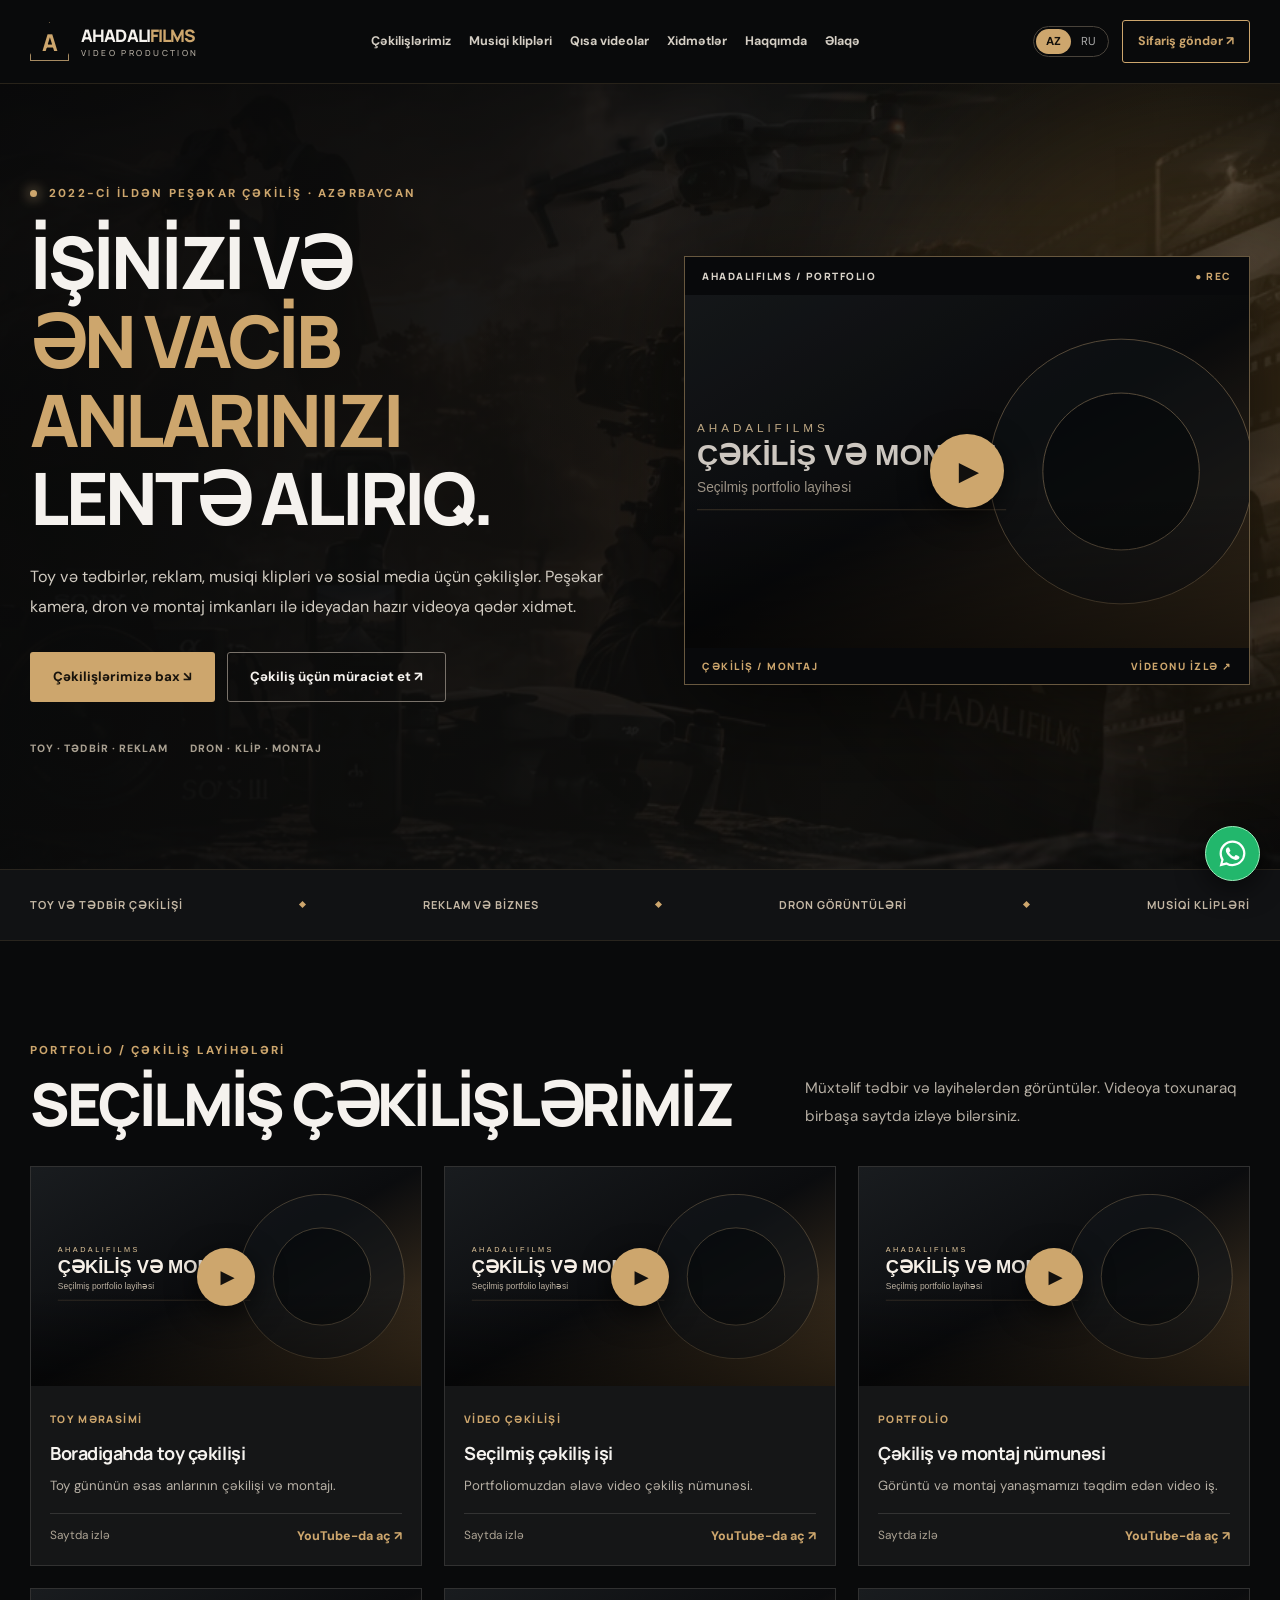
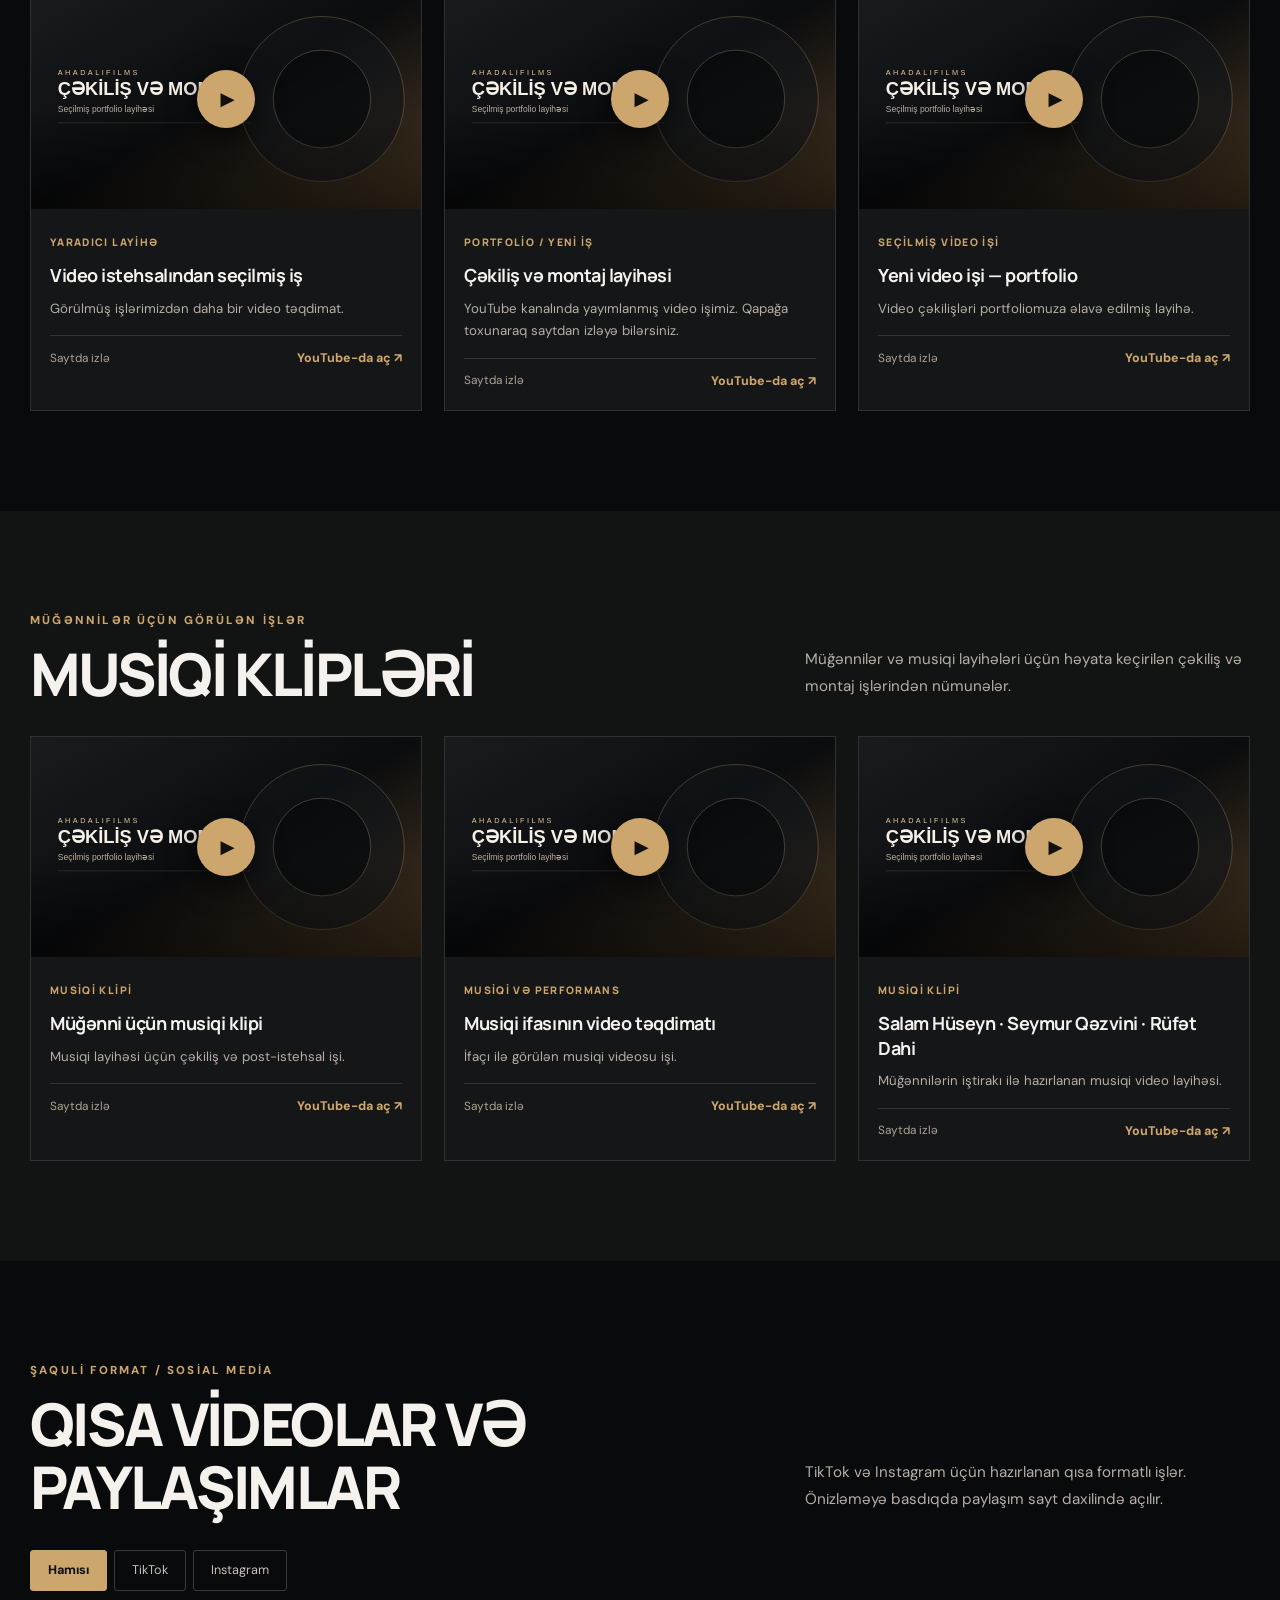
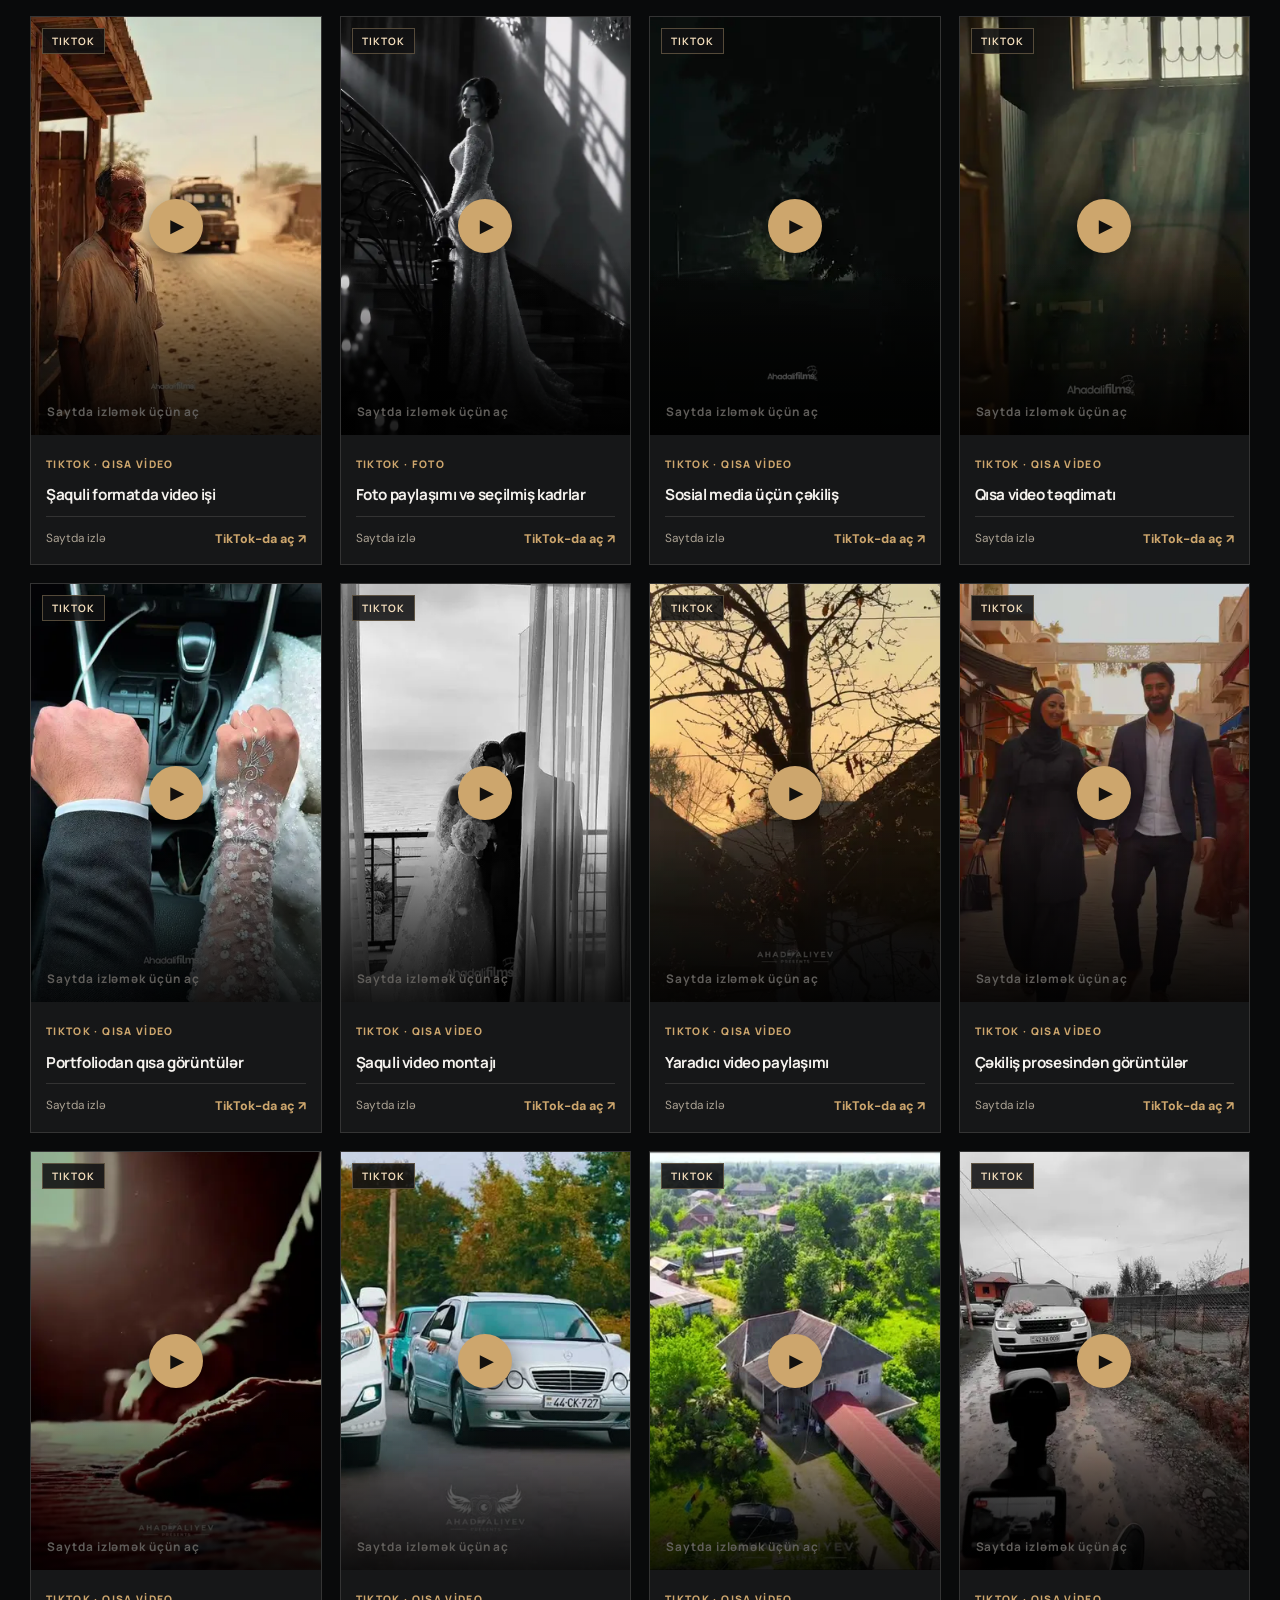
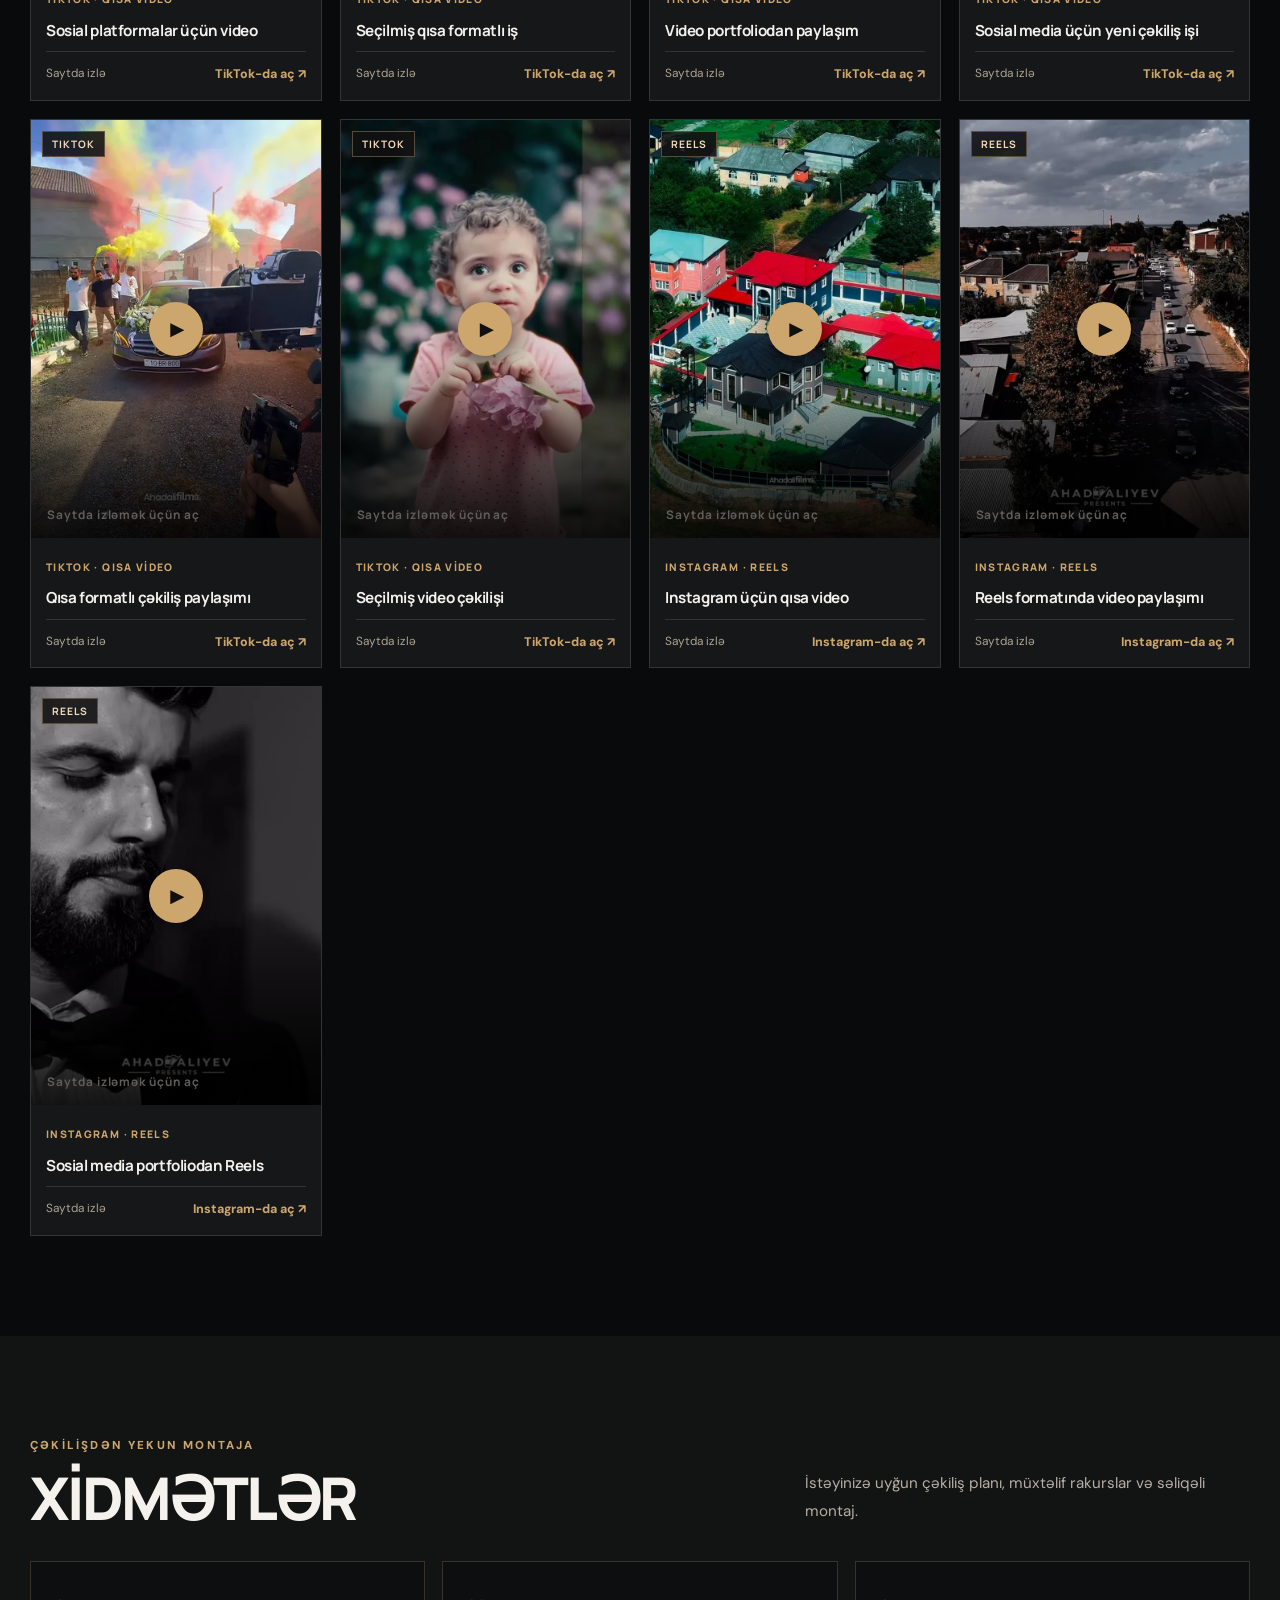
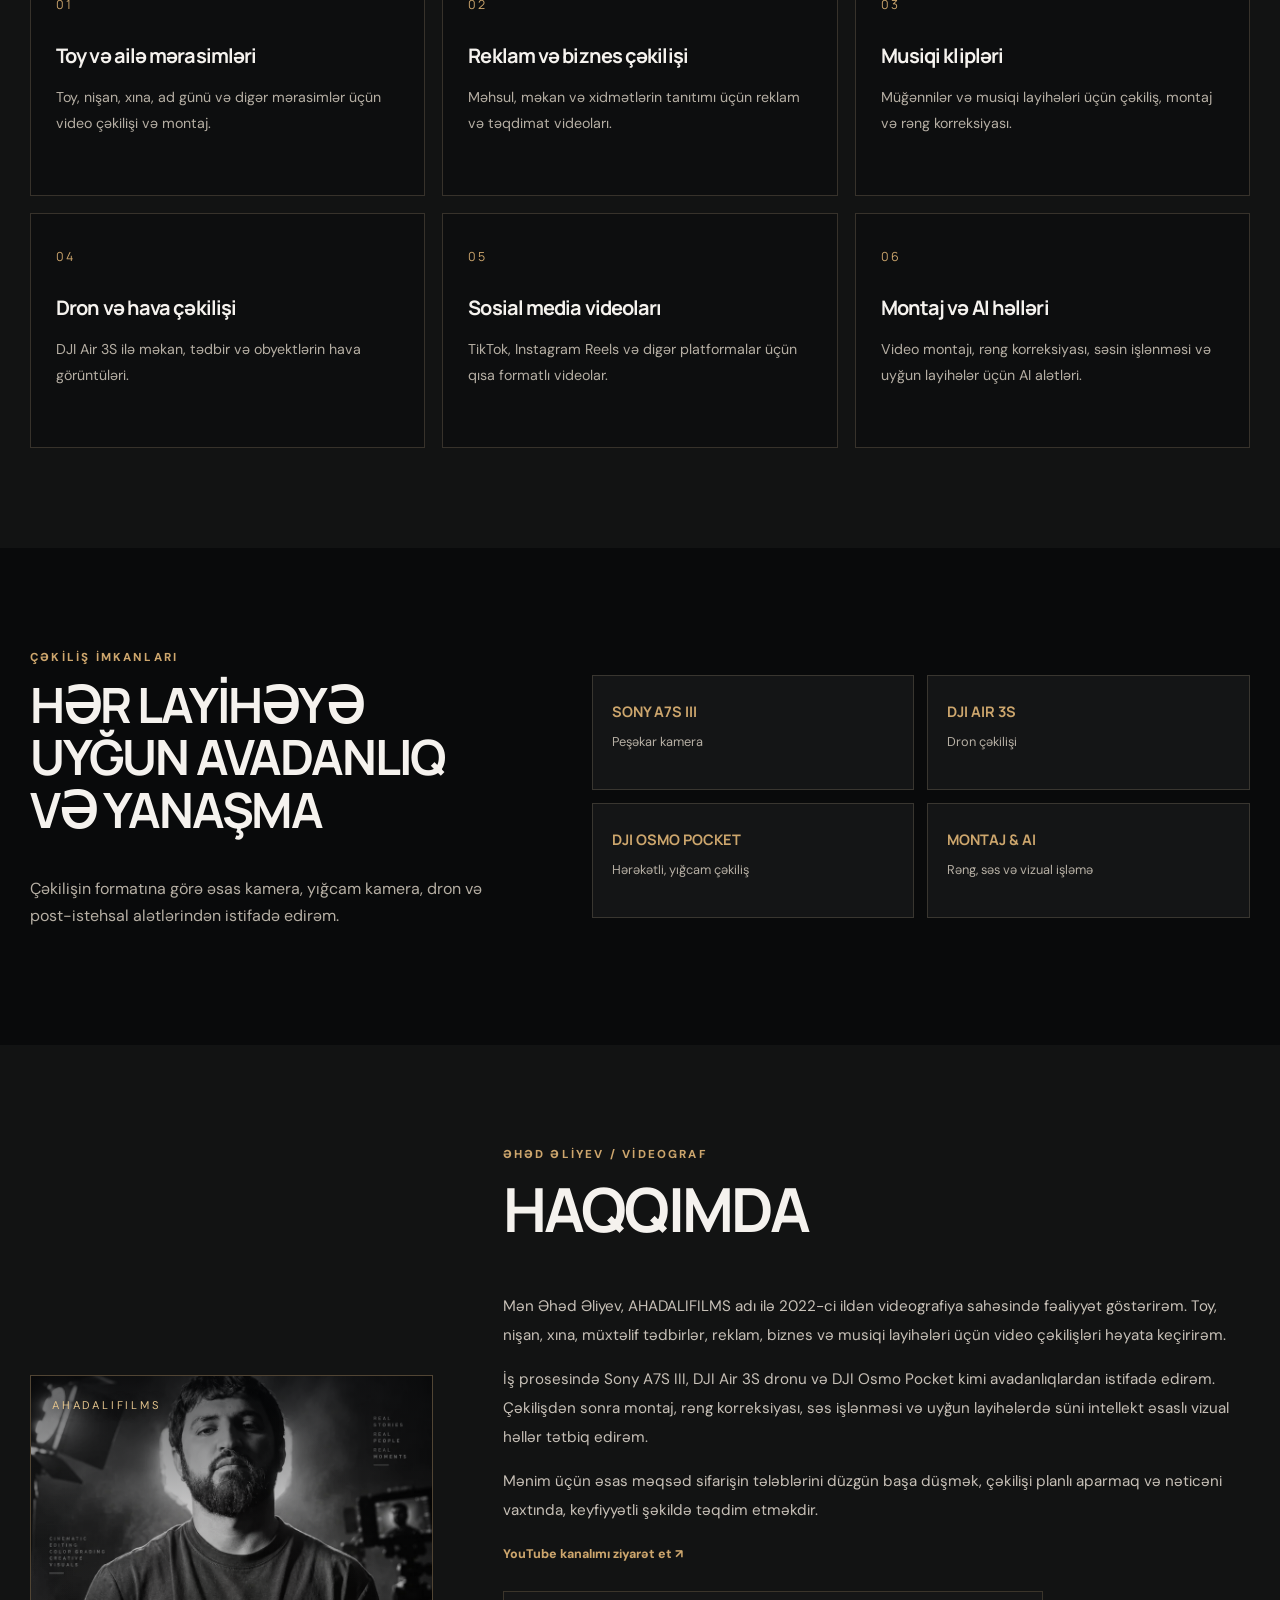
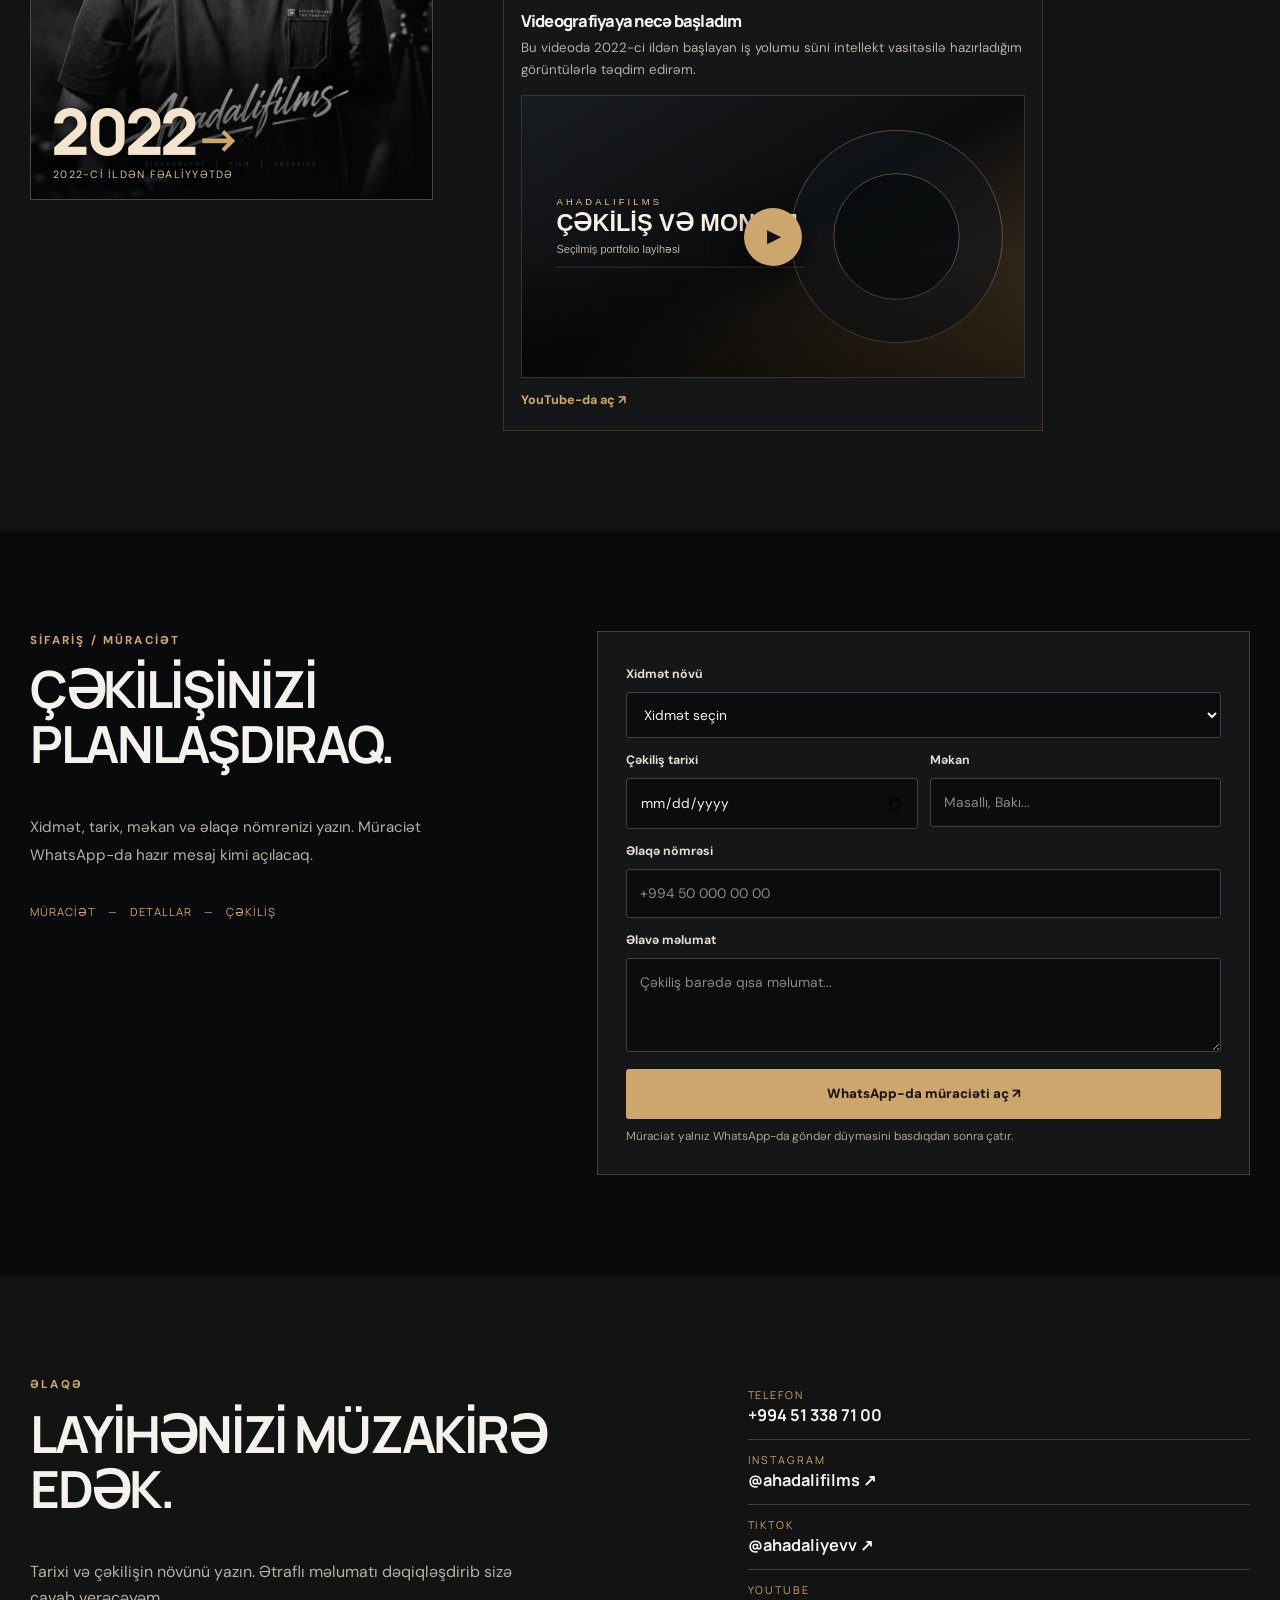
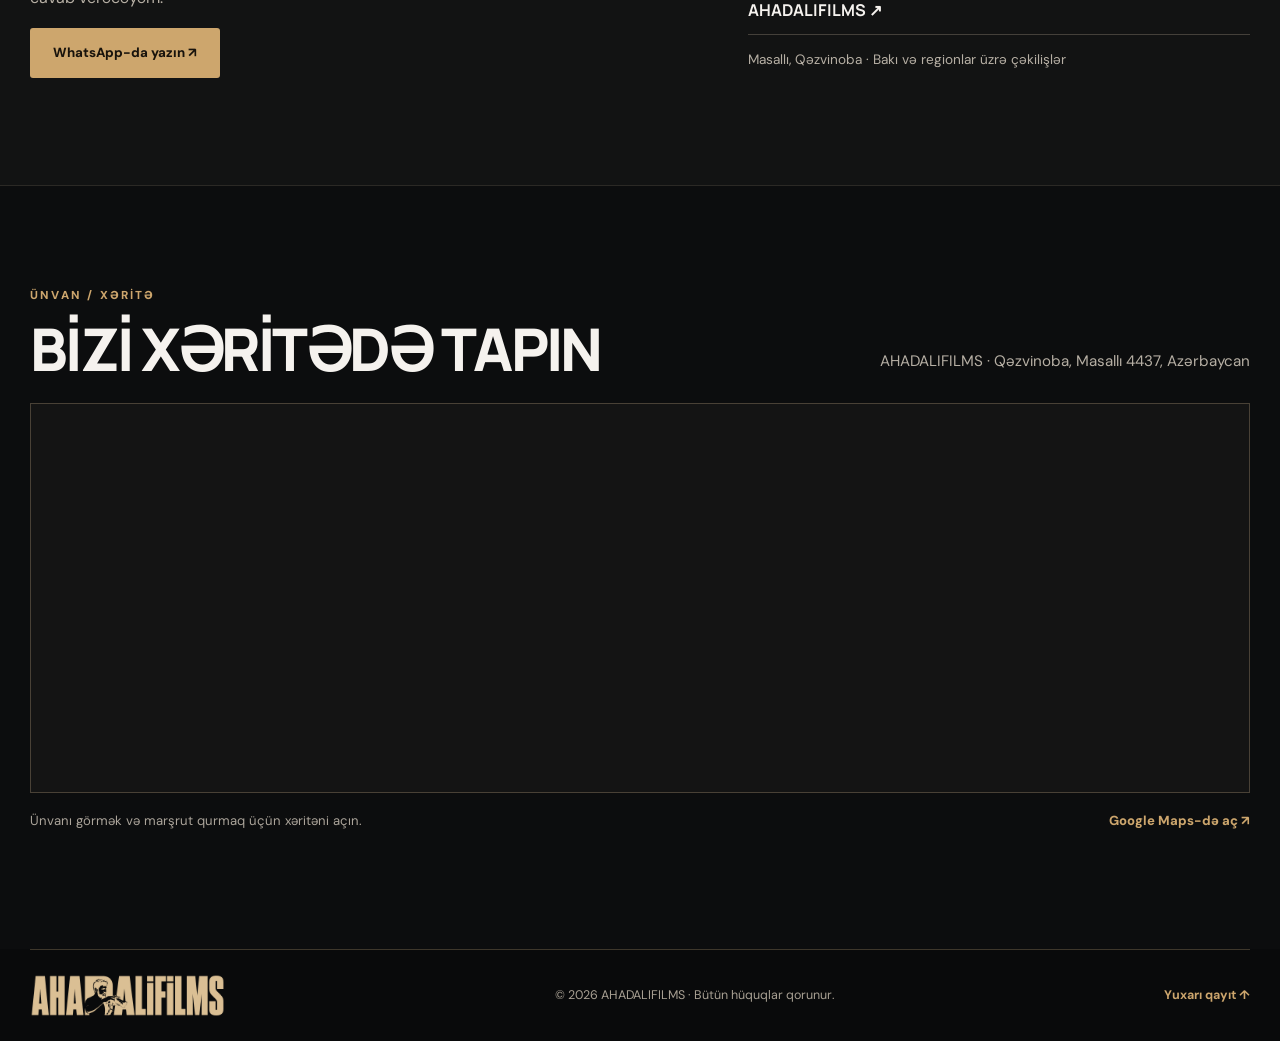
<file: index.html>
<!DOCTYPE html>
<html lang="az">
<head>
<meta charset="utf-8"><meta name="viewport" content="width=device-width,initial-scale=1">
<meta name="theme-color" content="#08090b"><meta name="robots" content="index, follow">
<title>AHADALIFILMS — Video çəkilişi, dron və montaj xidmətləri</title>
<meta name="description" content="AHADALIFILMS — 2022-ci ildən toy və tədbir çəkilişi, reklam videoları, musiqi klipləri, dron, montaj və AI video həlləri. Masallı, Bakı və regionlar.">
<meta property="og:type" content="website"><meta property="og:site_name" content="AHADALIFILMS"><meta property="og:title" content="AHADALIFILMS — Video çəkilişi, dron və montaj xidmətləri"><meta property="og:description" content="AHADALIFILMS — 2022-ci ildən toy və tədbir çəkilişi, reklam videoları, musiqi klipləri, dron, montaj və AI video həlləri. Masallı, Bakı və regionlar."><meta property="og:image" content="__PAGES_BASE_URL__/assets/ahadalifilms-original-logo.webp"><meta property="og:url" content="__PAGES_BASE_URL__/">
<link rel="canonical" href="__PAGES_BASE_URL__/"><link rel="icon" href="assets/favicon.svg" type="image/svg+xml"><link rel="preconnect" href="https://i.ytimg.com" crossorigin><link rel="preconnect" href="https://fonts.googleapis.com"><link rel="preconnect" href="https://fonts.gstatic.com" crossorigin><link rel="stylesheet" href="https://fonts.googleapis.com/css2?family=DM+Sans:wght@400;500;600;700&amp;family=Manrope:wght@400;500;600;700;800&amp;display=swap"><link rel="stylesheet" href="css/style.css?v=12">
<script type="application/ld+json">{"@context":"https://schema.org","@type":"ProfessionalService","name":"AHADALIFILMS","url":"__PAGES_BASE_URL__/","telephone":"+994513387100","description":"AHADALIFILMS — 2022-ci ildən toy və tədbir çəkilişi, reklam videoları, musiqi klipləri, dron, montaj və AI video həlləri. Masallı, Bakı və regionlar.","areaServed":["Masallı","Bakı","Azərbaycan"],"sameAs":["https://www.instagram.com/ahadalifilms/","https://www.tiktok.com/@ahadaliyevv","https://www.youtube.com/channel/UCJ3XVbEwehOk-S_25l2FIIw"],"inLanguage":"az","image":"__PAGES_BASE_URL__/assets/ahadalifilms-original-logo.webp","address":{"@type":"PostalAddress","addressLocality":"Masallı","streetAddress":"Qəzvinoba","postalCode":"4437","addressCountry":"AZ"}}</script>
<link rel="alternate" hreflang="az" href="__PAGES_BASE_URL__/"><link rel="alternate" hreflang="ru" href="__PAGES_BASE_URL__/ru/"><link rel="alternate" hreflang="x-default" href="__PAGES_BASE_URL__/"><meta property="og:locale" content="az_AZ"><meta name="twitter:card" content="summary_large_image">
</head>
<body>
<a class="skip" href="#portfolio" data-i18n="skip">Çəkilişlərimizə keç</a>
<header class="header" id="top"><div class="wrap header-inner">
<a class="brand" href="#top" aria-label="AHADALIFILMS — Ana səhifə"><span class="brand-emblem">A</span><span>AHADALI<span class="brand-gold">FILMS</span><small>VIDEO PRODUCTION</small></span></a>
<nav class="nav" id="mainNav" aria-label="Əsas naviqasiya">
<a href="#portfolio" data-i18n="navWorks">Çəkilişlərimiz</a><a href="#music" data-i18n="navMusic">Musiqi klipləri</a><a href="#shorts" data-i18n="navShorts">Qısa videolar</a><a href="#services" data-i18n="navServices">Xidmətlər</a><a href="#about" data-i18n="navAbout">Haqqımda</a><a href="#contact" data-i18n="navContact">Əlaqə</a></nav>
<div class="header-actions"><div class="language" role="group" aria-label="Dil seçimi"><a  data-lang="az"   href="./" class="active" aria-current="page">AZ</a><a  data-lang="ru"  href="ru/">RU</a></div><a class="header-cta" href="#booking" data-i18n="navBook">Sifariş göndər ↗</a><button type="button" class="menu-btn" id="menuBtn" aria-controls="mainNav" aria-label="Menyunu aç" aria-expanded="false"><span></span><span></span><span></span></button></div></div></header>
<main>
<section class="hero"><div class="hero-glow"></div><div class="wrap hero-grid">
<div class="hero-copy"><p class="overline"><span class="live-dot"></span><span data-i18n="heroEyebrow">2022-ci ildən peşəkar çəkiliş · Azərbaycan</span></p>
<h1><span data-i18n="heroTitle1">İŞİNİZİ VƏ</span><br><em data-i18n="heroTitle2">ƏN VACİB ANLARINIZI</em><br><span data-i18n="heroTitle3">LENTƏ ALIRIQ.</span></h1>
<p class="hero-description" data-i18n="heroDesc">Toy və tədbirlər, reklam, musiqi klipləri və sosial media üçün çəkilişlər. Peşəkar kamera, dron və montaj imkanları ilə ideyadan hazır videoya qədər xidmət.</p>
<div class="hero-actions"><a class="btn btn-gold" href="#portfolio" data-i18n="viewWorks">Çəkilişlərimizə bax ↘</a><a class="btn btn-outline" href="#booking" data-i18n="bookShoot">Çəkiliş üçün müraciət et ↗</a></div>
<div class="hero-detail"><span data-i18n="heroFact1">TOY · TƏDBİR · REKLAM</span><span data-i18n="heroFact2">DRON · KLİP · MONTAJ</span></div></div>
<div class="hero-visual"><div class="visual-top"><span>AHADALIFILMS / PORTFOLIO</span><span class="gold-dot">● REC</span></div><button class="hero-media play-yt media-play" data-platform="youtube" type="button" data-id="_UyseScmQWY" data-title="Boradigahda toy çəkilişi" aria-label="Portfolio videosunu sayt daxilində izlə"><img src="https://i.ytimg.com/vi/_UyseScmQWY/maxresdefault.jpg" alt="AHADALIFILMS toy video çəkilişindən kadr" width="1280" height="720" fetchpriority="high" decoding="async"><span class="play-big">▶</span></button><div class="visual-bottom"><span data-i18n="heroVisualLeft">ÇƏKİLİŞ / MONTAJ</span><span data-i18n="heroVisualRight">VİDEONU İZLƏ ↗</span></div></div>
</div></section>
<div class="service-strip"><div class="wrap service-strip-inner"><span data-i18n="stripOne">TOY VƏ TƏDBİR ÇƏKİLİŞİ</span><span class="sep"></span><span data-i18n="stripTwo">REKLAM VƏ BİZNES</span><span class="sep"></span><span data-i18n="stripThree">DRON GÖRÜNTÜLƏRİ</span><span class="sep"></span><span data-i18n="stripFour">MUSİQİ KLİPLƏRİ</span></div></div>
<section class="section" id="portfolio"><div class="wrap"><div class="section-header"><div><p class="eyebrow" data-i18n="worksEyebrow">PORTFOLİO / ÇƏKİLİŞ LAYİHƏLƏRİ</p><h2 data-i18n="worksTitle">SEÇİLMİŞ ÇƏKİLİŞLƏRİMİZ</h2></div><p class="section-description" data-i18n="worksIntro">Müxtəlif tədbir və layihələrdən görüntülər. Videoya toxunaraq birbaşa saytda izləyə bilərsiniz.</p></div><div class="work-grid" id="workGrid"><article class="video-card"><button type="button" class="video-cover media-play" data-platform="youtube" data-id="_UyseScmQWY" data-title="Boradigahda toy çəkilişi" aria-label="Saytda izlə: Boradigahda toy çəkilişi"><img src="https://i.ytimg.com/vi/_UyseScmQWY/maxresdefault.jpg" alt="Boradigahda toy çəkilişi — YouTube" width="1280" height="720" loading="lazy" decoding="async"><span class="play-icon" aria-hidden="true">▶</span></button><div class="card-content"><span class="tag">TOY MƏRASİMİ</span><h3>Boradigahda toy çəkilişi</h3><p>Toy gününün əsas anlarının çəkilişi və montajı.</p><div class="card-footer"><small>Saytda izlə</small><a target="_blank" rel="noopener noreferrer" href="https://youtu.be/_UyseScmQWY">YouTube-da aç ↗</a></div></div></article><article class="video-card"><button type="button" class="video-cover media-play" data-platform="youtube" data-id="Nyrnf3fzpP8" data-title="Seçilmiş çəkiliş işi" aria-label="Saytda izlə: Seçilmiş çəkiliş işi"><img src="https://i.ytimg.com/vi/Nyrnf3fzpP8/maxresdefault.jpg" alt="Seçilmiş çəkiliş işi — YouTube" width="1280" height="720" loading="lazy" decoding="async"><span class="play-icon" aria-hidden="true">▶</span></button><div class="card-content"><span class="tag">VİDEO ÇƏKİLİŞİ</span><h3>Seçilmiş çəkiliş işi</h3><p>Portfoliomuzdan əlavə video çəkiliş nümunəsi.</p><div class="card-footer"><small>Saytda izlə</small><a target="_blank" rel="noopener noreferrer" href="https://youtu.be/Nyrnf3fzpP8">YouTube-da aç ↗</a></div></div></article><article class="video-card"><button type="button" class="video-cover media-play" data-platform="youtube" data-id="NSaQ0EOMd4E" data-title="Çəkiliş və montaj nümunəsi" aria-label="Saytda izlə: Çəkiliş və montaj nümunəsi"><img src="https://i.ytimg.com/vi/NSaQ0EOMd4E/maxresdefault.jpg" alt="Çəkiliş və montaj nümunəsi — YouTube" width="1280" height="720" loading="lazy" decoding="async"><span class="play-icon" aria-hidden="true">▶</span></button><div class="card-content"><span class="tag">PORTFOLİO</span><h3>Çəkiliş və montaj nümunəsi</h3><p>Görüntü və montaj yanaşmamızı təqdim edən video iş.</p><div class="card-footer"><small>Saytda izlə</small><a target="_blank" rel="noopener noreferrer" href="https://youtu.be/NSaQ0EOMd4E">YouTube-da aç ↗</a></div></div></article><article class="video-card"><button type="button" class="video-cover media-play" data-platform="youtube" data-id="lYctCEvOIn0" data-title="Video istehsalından seçilmiş iş" aria-label="Saytda izlə: Video istehsalından seçilmiş iş"><img src="https://i.ytimg.com/vi/lYctCEvOIn0/maxresdefault.jpg" alt="Video istehsalından seçilmiş iş — YouTube" width="1280" height="720" loading="lazy" decoding="async"><span class="play-icon" aria-hidden="true">▶</span></button><div class="card-content"><span class="tag">YARADICI LAYİHƏ</span><h3>Video istehsalından seçilmiş iş</h3><p>Görülmüş işlərimizdən daha bir video təqdimat.</p><div class="card-footer"><small>Saytda izlə</small><a target="_blank" rel="noopener noreferrer" href="https://youtu.be/lYctCEvOIn0">YouTube-da aç ↗</a></div></div></article><article class="video-card"><button type="button" class="video-cover media-play" data-platform="youtube" data-id="I5CH23PC7Ww" data-title="Çəkiliş və montaj layihəsi" aria-label="Saytda izlə: Çəkiliş və montaj layihəsi"><img src="https://i.ytimg.com/vi/I5CH23PC7Ww/maxresdefault.jpg" alt="Çəkiliş və montaj layihəsi — YouTube" width="1280" height="720" loading="lazy" decoding="async"><span class="play-icon" aria-hidden="true">▶</span></button><div class="card-content"><span class="tag">PORTFOLİO / YENİ İŞ</span><h3>Çəkiliş və montaj layihəsi</h3><p>YouTube kanalında yayımlanmış video işimiz. Qapağa toxunaraq saytdan izləyə bilərsiniz.</p><div class="card-footer"><small>Saytda izlə</small><a target="_blank" rel="noopener noreferrer" href="https://youtu.be/I5CH23PC7Ww">YouTube-da aç ↗</a></div></div></article><article class="video-card"><button type="button" class="video-cover media-play" data-platform="youtube" data-id="2vj5O-jU7KI" data-title="Yeni video işi — portfolio" aria-label="Saytda izlə: Yeni video işi — portfolio"><img src="https://i.ytimg.com/vi/2vj5O-jU7KI/maxresdefault.jpg" alt="Yeni video işi — portfolio — YouTube" width="1280" height="720" loading="lazy" decoding="async"><span class="play-icon" aria-hidden="true">▶</span></button><div class="card-content"><span class="tag">SEÇİLMİŞ VİDEO İŞİ</span><h3>Yeni video işi — portfolio</h3><p>Video çəkilişləri portfoliomuza əlavə edilmiş layihə.</p><div class="card-footer"><small>Saytda izlə</small><a target="_blank" rel="noopener noreferrer" href="https://youtu.be/2vj5O-jU7KI">YouTube-da aç ↗</a></div></div></article></div></div></section>
<section class="section section-sand" id="music"><div class="wrap"><div class="section-header"><div><p class="eyebrow" data-i18n="musicEyebrow">MÜĞƏNNİLƏR ÜÇÜN GÖRÜLƏN İŞLƏR</p><h2 data-i18n="musicTitle">MUSİQİ KLİPLƏRİ</h2></div><p class="section-description" data-i18n="musicIntro">Müğənnilər və musiqi layihələri üçün həyata keçirilən çəkiliş və montaj işlərindən nümunələr.</p></div><div class="work-grid" id="musicGrid"><article class="video-card"><button type="button" class="video-cover media-play" data-platform="youtube" data-id="Mfu_AdxfcmY" data-title="Müğənni üçün musiqi klipi" aria-label="Saytda izlə: Müğənni üçün musiqi klipi"><img src="https://i.ytimg.com/vi/Mfu_AdxfcmY/maxresdefault.jpg" alt="Müğənni üçün musiqi klipi — YouTube" width="1280" height="720" loading="lazy" decoding="async"><span class="play-icon" aria-hidden="true">▶</span></button><div class="card-content"><span class="tag">MUSİQİ KLİPİ</span><h3>Müğənni üçün musiqi klipi</h3><p>Musiqi layihəsi üçün çəkiliş və post-istehsal işi.</p><div class="card-footer"><small>Saytda izlə</small><a target="_blank" rel="noopener noreferrer" href="https://youtu.be/Mfu_AdxfcmY">YouTube-da aç ↗</a></div></div></article><article class="video-card"><button type="button" class="video-cover media-play" data-platform="youtube" data-id="TyqncRew_IU" data-title="Musiqi ifasının video təqdimatı" aria-label="Saytda izlə: Musiqi ifasının video təqdimatı"><img src="https://i.ytimg.com/vi/TyqncRew_IU/maxresdefault.jpg" alt="Musiqi ifasının video təqdimatı — YouTube" width="1280" height="720" loading="lazy" decoding="async"><span class="play-icon" aria-hidden="true">▶</span></button><div class="card-content"><span class="tag">MUSİQİ VƏ PERFORMANS</span><h3>Musiqi ifasının video təqdimatı</h3><p>İfaçı ilə görülən musiqi videosu işi.</p><div class="card-footer"><small>Saytda izlə</small><a target="_blank" rel="noopener noreferrer" href="https://youtu.be/TyqncRew_IU">YouTube-da aç ↗</a></div></div></article><article class="video-card"><button type="button" class="video-cover media-play" data-platform="youtube" data-id="KKvWUKEDWd8" data-title="Salam Hüseyn · Seymur Qəzvini · Rüfət Dahi" aria-label="Saytda izlə: Salam Hüseyn · Seymur Qəzvini · Rüfət Dahi"><img src="https://i.ytimg.com/vi/KKvWUKEDWd8/maxresdefault.jpg" alt="Salam Hüseyn · Seymur Qəzvini · Rüfət Dahi — YouTube" width="1280" height="720" loading="lazy" decoding="async"><span class="play-icon" aria-hidden="true">▶</span></button><div class="card-content"><span class="tag">MUSİQİ KLİPİ</span><h3>Salam Hüseyn · Seymur Qəzvini · Rüfət Dahi</h3><p>Müğənnilərin iştirakı ilə hazırlanan musiqi video layihəsi.</p><div class="card-footer"><small>Saytda izlə</small><a target="_blank" rel="noopener noreferrer" href="https://youtu.be/KKvWUKEDWd8">YouTube-da aç ↗</a></div></div></article></div></div></section>
<section class="section" id="shorts"><div class="wrap"><div class="section-header"><div><p class="eyebrow" data-i18n="shortsEyebrow">ŞAQULİ FORMAT / SOSİAL MEDİA</p><h2 data-i18n="shortsTitle">QISA VİDEOLAR VƏ PAYLAŞIMLAR</h2></div><p class="section-description" data-i18n="shortsIntro">TikTok və Instagram üçün hazırlanan qısa formatlı işlər. Önizləməyə basdıqda paylaşım sayt daxilində açılır.</p></div><div class="filters" aria-label="Video filtrləri" id="shortFilters" role="group"><button class="filter active" type="button" data-filter="all" aria-pressed="true" data-i18n="filterAll">Hamısı</button><button class="filter" type="button" data-filter="tiktok" aria-pressed="false">TikTok</button><button class="filter" type="button" data-filter="instagram" aria-pressed="false">Instagram</button></div><p class="visually-hidden" id="filterStatus" role="status" aria-live="polite"></p><div class="short-grid" id="shortGrid"><article class="short-card" data-short-platform="tiktok" data-short-id="7693403462456872212"><div class="short-cover original-social-cover social-cover-host"><button type="button" class="short-cover media-play original-social-cover" data-platform="tiktok" data-id="7693403462456872212" data-title="Şaquli formatda video işi" data-url="https://www.tiktok.com/@ahadaliyevv/video/7693403462456872212" aria-label="Saytda izlə: Şaquli formatda video işi"><img class="tiktok-original-poster" src="assets/tiktok-covers/7693403462456872212.webp" alt="Şaquli formatda video işi — TikTok" width="360" height="640" loading="lazy" decoding="async"><span class="platform-stamp">TIKTOK</span><span class="play-icon" aria-hidden="true">▶</span><span class="short-cover-label">Saytda izləmək üçün aç</span></button></div><div class="card-content"><span class="tag">TIKTOK · QISA VİDEO</span><h3>Şaquli formatda video işi</h3><div class="card-footer"><small>Saytda izlə</small><a target="_blank" rel="noopener noreferrer" href="https://www.tiktok.com/@ahadaliyevv/video/7693403462456872212">TikTok-da aç ↗</a></div></div></article><article class="short-card" data-short-platform="tiktok" data-short-id="7687750962525588757"><div class="short-cover original-social-cover social-cover-host"><button type="button" class="short-cover media-play original-social-cover" data-platform="tiktok" data-id="7687750962525588757" data-title="Foto paylaşımı və seçilmiş kadrlar" data-url="https://www.tiktok.com/@ahadaliyevv/photo/7687750962525588757" aria-label="Saytda izlə: Foto paylaşımı və seçilmiş kadrlar"><img class="tiktok-original-poster" src="assets/tiktok-covers/7687750962525588757.webp" alt="Foto paylaşımı və seçilmiş kadrlar — TikTok" width="360" height="640" loading="lazy" decoding="async"><span class="platform-stamp">TIKTOK</span><span class="play-icon" aria-hidden="true">▶</span><span class="short-cover-label">Saytda izləmək üçün aç</span></button></div><div class="card-content"><span class="tag">TIKTOK · FOTO</span><h3>Foto paylaşımı və seçilmiş kadrlar</h3><div class="card-footer"><small>Saytda izlə</small><a target="_blank" rel="noopener noreferrer" href="https://www.tiktok.com/@ahadaliyevv/photo/7687750962525588757">TikTok-da aç ↗</a></div></div></article><article class="short-card" data-short-platform="tiktok" data-short-id="7640648271714635029"><div class="short-cover original-social-cover social-cover-host"><button type="button" class="short-cover media-play original-social-cover" data-platform="tiktok" data-id="7640648271714635029" data-title="Sosial media üçün çəkiliş" data-url="https://www.tiktok.com/@ahadaliyevv/video/7640648271714635029" aria-label="Saytda izlə: Sosial media üçün çəkiliş"><img class="tiktok-original-poster" src="assets/tiktok-covers/7640648271714635029.webp" alt="Sosial media üçün çəkiliş — TikTok" width="360" height="640" loading="lazy" decoding="async"><span class="platform-stamp">TIKTOK</span><span class="play-icon" aria-hidden="true">▶</span><span class="short-cover-label">Saytda izləmək üçün aç</span></button></div><div class="card-content"><span class="tag">TIKTOK · QISA VİDEO</span><h3>Sosial media üçün çəkiliş</h3><div class="card-footer"><small>Saytda izlə</small><a target="_blank" rel="noopener noreferrer" href="https://www.tiktok.com/@ahadaliyevv/video/7640648271714635029">TikTok-da aç ↗</a></div></div></article><article class="short-card" data-short-platform="tiktok" data-short-id="7639887515712785684"><div class="short-cover original-social-cover social-cover-host"><button type="button" class="short-cover media-play original-social-cover" data-platform="tiktok" data-id="7639887515712785684" data-title="Qısa video təqdimatı" data-url="https://www.tiktok.com/@ahadaliyevv/video/7639887515712785684" aria-label="Saytda izlə: Qısa video təqdimatı"><img class="tiktok-original-poster" src="assets/tiktok-covers/7639887515712785684.webp" alt="Qısa video təqdimatı — TikTok" width="360" height="640" loading="lazy" decoding="async"><span class="platform-stamp">TIKTOK</span><span class="play-icon" aria-hidden="true">▶</span><span class="short-cover-label">Saytda izləmək üçün aç</span></button></div><div class="card-content"><span class="tag">TIKTOK · QISA VİDEO</span><h3>Qısa video təqdimatı</h3><div class="card-footer"><small>Saytda izlə</small><a target="_blank" rel="noopener noreferrer" href="https://www.tiktok.com/@ahadaliyevv/video/7639887515712785684">TikTok-da aç ↗</a></div></div></article><article class="short-card" data-short-platform="tiktok" data-short-id="7625257746681646356"><div class="short-cover original-social-cover social-cover-host"><button type="button" class="short-cover media-play original-social-cover" data-platform="tiktok" data-id="7625257746681646356" data-title="Portfoliodan qısa görüntülər" data-url="https://www.tiktok.com/@ahadaliyevv/video/7625257746681646356" aria-label="Saytda izlə: Portfoliodan qısa görüntülər"><img class="tiktok-original-poster" src="assets/tiktok-covers/7625257746681646356.webp" alt="Portfoliodan qısa görüntülər — TikTok" width="360" height="640" loading="lazy" decoding="async"><span class="platform-stamp">TIKTOK</span><span class="play-icon" aria-hidden="true">▶</span><span class="short-cover-label">Saytda izləmək üçün aç</span></button></div><div class="card-content"><span class="tag">TIKTOK · QISA VİDEO</span><h3>Portfoliodan qısa görüntülər</h3><div class="card-footer"><small>Saytda izlə</small><a target="_blank" rel="noopener noreferrer" href="https://www.tiktok.com/@ahadaliyevv/video/7625257746681646356">TikTok-da aç ↗</a></div></div></article><article class="short-card" data-short-platform="tiktok" data-short-id="7625287640014671125"><div class="short-cover original-social-cover social-cover-host"><button type="button" class="short-cover media-play original-social-cover" data-platform="tiktok" data-id="7625287640014671125" data-title="Şaquli video montajı" data-url="https://www.tiktok.com/@ahadaliyevv/video/7625287640014671125" aria-label="Saytda izlə: Şaquli video montajı"><img class="tiktok-original-poster" src="assets/tiktok-covers/7625287640014671125.webp" alt="Şaquli video montajı — TikTok" width="360" height="640" loading="lazy" decoding="async"><span class="platform-stamp">TIKTOK</span><span class="play-icon" aria-hidden="true">▶</span><span class="short-cover-label">Saytda izləmək üçün aç</span></button></div><div class="card-content"><span class="tag">TIKTOK · QISA VİDEO</span><h3>Şaquli video montajı</h3><div class="card-footer"><small>Saytda izlə</small><a target="_blank" rel="noopener noreferrer" href="https://www.tiktok.com/@ahadaliyevv/video/7625287640014671125">TikTok-da aç ↗</a></div></div></article><article class="short-card" data-short-platform="tiktok" data-short-id="7604825308117601556"><div class="short-cover original-social-cover social-cover-host"><button type="button" class="short-cover media-play original-social-cover" data-platform="tiktok" data-id="7604825308117601556" data-title="Yaradıcı video paylaşımı" data-url="https://www.tiktok.com/@ahadaliyevv/video/7604825308117601556" aria-label="Saytda izlə: Yaradıcı video paylaşımı"><img class="tiktok-original-poster" src="assets/tiktok-covers/7604825308117601556.webp" alt="Yaradıcı video paylaşımı — TikTok" width="360" height="640" loading="lazy" decoding="async"><span class="platform-stamp">TIKTOK</span><span class="play-icon" aria-hidden="true">▶</span><span class="short-cover-label">Saytda izləmək üçün aç</span></button></div><div class="card-content"><span class="tag">TIKTOK · QISA VİDEO</span><h3>Yaradıcı video paylaşımı</h3><div class="card-footer"><small>Saytda izlə</small><a target="_blank" rel="noopener noreferrer" href="https://www.tiktok.com/@ahadaliyevv/video/7604825308117601556">TikTok-da aç ↗</a></div></div></article><article class="short-card" data-short-platform="tiktok" data-short-id="7566674275076246802"><div class="short-cover original-social-cover social-cover-host"><button type="button" class="short-cover media-play original-social-cover" data-platform="tiktok" data-id="7566674275076246802" data-title="Çəkiliş prosesindən görüntülər" data-url="https://www.tiktok.com/@ahadaliyevv/video/7566674275076246802" aria-label="Saytda izlə: Çəkiliş prosesindən görüntülər"><img class="tiktok-original-poster" src="assets/tiktok-covers/7566674275076246802.webp" alt="Çəkiliş prosesindən görüntülər — TikTok" width="360" height="640" loading="lazy" decoding="async"><span class="platform-stamp">TIKTOK</span><span class="play-icon" aria-hidden="true">▶</span><span class="short-cover-label">Saytda izləmək üçün aç</span></button></div><div class="card-content"><span class="tag">TIKTOK · QISA VİDEO</span><h3>Çəkiliş prosesindən görüntülər</h3><div class="card-footer"><small>Saytda izlə</small><a target="_blank" rel="noopener noreferrer" href="https://www.tiktok.com/@ahadaliyevv/video/7566674275076246802">TikTok-da aç ↗</a></div></div></article><article class="short-card" data-short-platform="tiktok" data-short-id="7566460728333372679"><div class="short-cover original-social-cover social-cover-host"><button type="button" class="short-cover media-play original-social-cover" data-platform="tiktok" data-id="7566460728333372679" data-title="Sosial platformalar üçün video" data-url="https://www.tiktok.com/@ahadaliyevv/video/7566460728333372679" aria-label="Saytda izlə: Sosial platformalar üçün video"><img class="tiktok-original-poster" src="assets/tiktok-covers/7566460728333372679.webp" alt="Sosial platformalar üçün video — TikTok" width="360" height="640" loading="lazy" decoding="async"><span class="platform-stamp">TIKTOK</span><span class="play-icon" aria-hidden="true">▶</span><span class="short-cover-label">Saytda izləmək üçün aç</span></button></div><div class="card-content"><span class="tag">TIKTOK · QISA VİDEO</span><h3>Sosial platformalar üçün video</h3><div class="card-footer"><small>Saytda izlə</small><a target="_blank" rel="noopener noreferrer" href="https://www.tiktok.com/@ahadaliyevv/video/7566460728333372679">TikTok-da aç ↗</a></div></div></article><article class="short-card" data-short-platform="tiktok" data-short-id="7493837593415585042"><div class="short-cover original-social-cover social-cover-host"><button type="button" class="short-cover media-play original-social-cover" data-platform="tiktok" data-id="7493837593415585042" data-title="Seçilmiş qısa formatlı iş" data-url="https://www.tiktok.com/@ahadaliyevv/video/7493837593415585042" aria-label="Saytda izlə: Seçilmiş qısa formatlı iş"><img class="tiktok-original-poster" src="assets/tiktok-covers/7493837593415585042-v12.webp" alt="Seçilmiş qısa formatlı iş — TikTok" width="360" height="640" loading="lazy" decoding="async"><span class="platform-stamp">TIKTOK</span><span class="play-icon" aria-hidden="true">▶</span><span class="short-cover-label">Saytda izləmək üçün aç</span></button></div><div class="card-content"><span class="tag">TIKTOK · QISA VİDEO</span><h3>Seçilmiş qısa formatlı iş</h3><div class="card-footer"><small>Saytda izlə</small><a target="_blank" rel="noopener noreferrer" href="https://www.tiktok.com/@ahadaliyevv/video/7493837593415585042">TikTok-da aç ↗</a></div></div></article><article class="short-card" data-short-platform="tiktok" data-short-id="7407847993572986129"><div class="short-cover original-social-cover social-cover-host"><button type="button" class="short-cover media-play original-social-cover" data-platform="tiktok" data-id="7407847993572986129" data-title="Video portfoliodan paylaşım" data-url="https://www.tiktok.com/@ahadaliyevv/video/7407847993572986129" aria-label="Saytda izlə: Video portfoliodan paylaşım"><img class="tiktok-original-poster" src="assets/tiktok-covers/7407847993572986129-v12.webp" alt="Video portfoliodan paylaşım — TikTok" width="360" height="640" loading="lazy" decoding="async"><span class="platform-stamp">TIKTOK</span><span class="play-icon" aria-hidden="true">▶</span><span class="short-cover-label">Saytda izləmək üçün aç</span></button></div><div class="card-content"><span class="tag">TIKTOK · QISA VİDEO</span><h3>Video portfoliodan paylaşım</h3><div class="card-footer"><small>Saytda izlə</small><a target="_blank" rel="noopener noreferrer" href="https://www.tiktok.com/@ahadaliyevv/video/7407847993572986129">TikTok-da aç ↗</a></div></div></article><article class="short-card" data-short-platform="tiktok" data-short-id="7705913826448903432"><div class="short-cover original-social-cover social-cover-host"><button type="button" class="short-cover media-play original-social-cover" data-platform="tiktok" data-id="7705913826448903432" data-title="Sosial media üçün yeni çəkiliş işi" data-url="https://www.tiktok.com/@ahadaliyevv/video/7705913826448903432" aria-label="Saytda izlə: Sosial media üçün yeni çəkiliş işi"><img class="tiktok-original-poster" src="assets/tiktok-covers/7705913826448903432.webp" alt="Sosial media üçün yeni çəkiliş işi — TikTok" width="360" height="640" loading="lazy" decoding="async"><span class="platform-stamp">TIKTOK</span><span class="play-icon" aria-hidden="true">▶</span><span class="short-cover-label">Saytda izləmək üçün aç</span></button></div><div class="card-content"><span class="tag">TIKTOK · QISA VİDEO</span><h3>Sosial media üçün yeni çəkiliş işi</h3><div class="card-footer"><small>Saytda izlə</small><a target="_blank" rel="noopener noreferrer" href="https://www.tiktok.com/@ahadaliyevv/video/7705913826448903432">TikTok-da aç ↗</a></div></div></article><article class="short-card" data-short-platform="tiktok" data-short-id="7649178546635623700"><div class="short-cover original-social-cover social-cover-host"><button type="button" class="short-cover media-play original-social-cover" data-platform="tiktok" data-id="7649178546635623700" data-title="Qısa formatlı çəkiliş paylaşımı" data-url="https://www.tiktok.com/@ahadaliyevv/video/7649178546635623700" aria-label="Saytda izlə: Qısa formatlı çəkiliş paylaşımı"><img class="tiktok-original-poster" src="assets/tiktok-covers/7649178546635623700.webp" alt="Qısa formatlı çəkiliş paylaşımı — TikTok" width="360" height="640" loading="lazy" decoding="async"><span class="platform-stamp">TIKTOK</span><span class="play-icon" aria-hidden="true">▶</span><span class="short-cover-label">Saytda izləmək üçün aç</span></button></div><div class="card-content"><span class="tag">TIKTOK · QISA VİDEO</span><h3>Qısa formatlı çəkiliş paylaşımı</h3><div class="card-footer"><small>Saytda izlə</small><a target="_blank" rel="noopener noreferrer" href="https://www.tiktok.com/@ahadaliyevv/video/7649178546635623700">TikTok-da aç ↗</a></div></div></article><article class="short-card" data-short-platform="tiktok" data-short-id="7574539372482071826"><div class="short-cover original-social-cover social-cover-host"><button type="button" class="short-cover media-play original-social-cover" data-platform="tiktok" data-id="7574539372482071826" data-title="Seçilmiş video çəkilişi" data-url="https://www.tiktok.com/@ahadaliyevv/video/7574539372482071826" aria-label="Saytda izlə: Seçilmiş video çəkilişi"><img class="tiktok-original-poster" src="assets/tiktok-covers/7574539372482071826-v12.webp" alt="Seçilmiş video çəkilişi — TikTok" width="360" height="640" loading="lazy" decoding="async"><span class="platform-stamp">TIKTOK</span><span class="play-icon" aria-hidden="true">▶</span><span class="short-cover-label">Saytda izləmək üçün aç</span></button></div><div class="card-content"><span class="tag">TIKTOK · QISA VİDEO</span><h3>Seçilmiş video çəkilişi</h3><div class="card-footer"><small>Saytda izlə</small><a target="_blank" rel="noopener noreferrer" href="https://www.tiktok.com/@ahadaliyevv/video/7574539372482071826">TikTok-da aç ↗</a></div></div></article><article class="short-card" data-short-platform="instagram" data-short-id="Dde-IaFN0hZ"><div class="short-cover original-social-cover social-cover-host"><button type="button" class="short-cover media-play original-social-cover" data-platform="instagram" data-id="Dde-IaFN0hZ" data-title="Instagram üçün qısa video" data-url="https://www.instagram.com/reel/Dde-IaFN0hZ/" aria-label="Saytda izlə: Instagram üçün qısa video"><img class="instagram-local-poster" src="assets/instagram/Dde-IaFN0hZ.webp" alt="Instagram üçün qısa video — Instagram" width="720" height="1280" loading="lazy" decoding="async"><span class="platform-stamp">REELS</span><span class="play-icon" aria-hidden="true">▶</span><span class="short-cover-label">Saytda izləmək üçün aç</span></button></div><div class="card-content"><span class="tag">INSTAGRAM · REELS</span><h3>Instagram üçün qısa video</h3><div class="card-footer"><small>Saytda izlə</small><a target="_blank" rel="noopener noreferrer" href="https://www.instagram.com/reel/Dde-IaFN0hZ/">Instagram-da aç ↗</a></div></div></article><article class="short-card" data-short-platform="instagram" data-short-id="DdkLq0iN7pA"><div class="short-cover original-social-cover social-cover-host"><button type="button" class="short-cover media-play original-social-cover" data-platform="instagram" data-id="DdkLq0iN7pA" data-title="Reels formatında video paylaşımı" data-url="https://www.instagram.com/reel/DdkLq0iN7pA/" aria-label="Saytda izlə: Reels formatında video paylaşımı"><img class="instagram-local-poster" src="assets/instagram/DdkLq0iN7pA.webp" alt="Reels formatında video paylaşımı — Instagram" width="720" height="1280" loading="lazy" decoding="async"><span class="platform-stamp">REELS</span><span class="play-icon" aria-hidden="true">▶</span><span class="short-cover-label">Saytda izləmək üçün aç</span></button></div><div class="card-content"><span class="tag">INSTAGRAM · REELS</span><h3>Reels formatında video paylaşımı</h3><div class="card-footer"><small>Saytda izlə</small><a target="_blank" rel="noopener noreferrer" href="https://www.instagram.com/reel/DdkLq0iN7pA/">Instagram-da aç ↗</a></div></div></article><article class="short-card" data-short-platform="instagram" data-short-id="DY8nCD4qwlO"><div class="short-cover original-social-cover social-cover-host"><button type="button" class="short-cover media-play original-social-cover" data-platform="instagram" data-id="DY8nCD4qwlO" data-title="Sosial media portfoliodan Reels" data-url="https://www.instagram.com/reel/DY8nCD4qwlO/" aria-label="Saytda izlə: Sosial media portfoliodan Reels"><img class="instagram-local-poster" src="assets/instagram/DY8nCD4qwlO.webp" alt="Sosial media portfoliodan Reels — Instagram" width="720" height="1280" loading="lazy" decoding="async"><span class="platform-stamp">REELS</span><span class="play-icon" aria-hidden="true">▶</span><span class="short-cover-label">Saytda izləmək üçün aç</span></button></div><div class="card-content"><span class="tag">INSTAGRAM · REELS</span><h3>Sosial media portfoliodan Reels</h3><div class="card-footer"><small>Saytda izlə</small><a target="_blank" rel="noopener noreferrer" href="https://www.instagram.com/reel/DY8nCD4qwlO/">Instagram-da aç ↗</a></div></div></article></div></div></section>
<section class="section section-sand" id="services"><div class="wrap"><div class="section-header"><div><p class="eyebrow" data-i18n="serviceEyebrow">ÇƏKİLİŞDƏN YEKUN MONTAJA</p><h2 data-i18n="servicesTitle">XİDMƏTLƏR</h2></div><p class="section-description" data-i18n="serviceIntro">İstəyinizə uyğun çəkiliş planı, müxtəlif rakurslar və səliqəli montaj.</p></div><div class="services-grid" id="servicesGrid"><article class="service-card"><span class="service-number">01</span><h3>Toy və ailə mərasimləri</h3><p>Toy, nişan, xına, ad günü və digər mərasimlər üçün video çəkilişi və montaj.</p></article><article class="service-card"><span class="service-number">02</span><h3>Reklam və biznes çəkilişi</h3><p>Məhsul, məkan və xidmətlərin tanıtımı üçün reklam və təqdimat videoları.</p></article><article class="service-card"><span class="service-number">03</span><h3>Musiqi klipləri</h3><p>Müğənnilər və musiqi layihələri üçün çəkiliş, montaj və rəng korreksiyası.</p></article><article class="service-card"><span class="service-number">04</span><h3>Dron və hava çəkilişi</h3><p>DJI Air 3S ilə məkan, tədbir və obyektlərin hava görüntüləri.</p></article><article class="service-card"><span class="service-number">05</span><h3>Sosial media videoları</h3><p>TikTok, Instagram Reels və digər platformalar üçün qısa formatlı videolar.</p></article><article class="service-card"><span class="service-number">06</span><h3>Montaj və AI həlləri</h3><p>Video montajı, rəng korreksiyası, səsin işlənməsi və uyğun layihələr üçün AI alətləri.</p></article></div></div></section>
<section class="section" id="equipment"><div class="wrap equipment"><div><p class="eyebrow" data-i18n="gearEyebrow">ÇƏKİLİŞ İMKANLARI</p><h2 data-i18n="gearTitle">HƏR LAYİHƏYƏ UYĞUN AVADANLIQ VƏ YANAŞMA</h2><p data-i18n="gearDesc">Çəkilişin formatına görə əsas kamera, yığcam kamera, dron və post-istehsal alətlərindən istifadə edirəm.</p></div><div class="gear-grid"><div><b>SONY A7S III</b><small data-i18n="gearSony">Peşəkar kamera</small></div><div><b>DJI AIR 3S</b><small data-i18n="gearDrone">Dron çəkilişi</small></div><div><b>DJI OSMO POCKET</b><small data-i18n="gearPocket">Hərəkətli, yığcam çəkiliş</small></div><div><b>MONTAJ & AI</b><small data-i18n="gearAi">Rəng, səs və vizual işləmə</small></div></div></div></section>
<section class="section section-sand" id="about"><div class="wrap about-grid"><div class="about-mark"><img class="about-portrait" src="assets/ehad-aliyev-portrait.webp" width="850" height="1272" alt="Əhəd Əliyev — AHADALIFILMS videograf" loading="lazy"><span>AHADALIFILMS</span><strong>2022<span>→</span></strong><small data-i18n="since">2022-Cİ İLDƏN FƏALİYYƏTDƏ</small></div><div><p class="eyebrow" data-i18n="aboutEyebrow">ƏHƏD ƏLİYEV / VİDEOGRAF</p><h2 data-i18n="aboutTitle">HAQQIMDA</h2><p data-i18n="aboutOne">Mən Əhəd Əliyev, AHADALIFILMS adı ilə 2022-ci ildən videografiya sahəsində fəaliyyət göstərirəm. Toy, nişan, xına, müxtəlif tədbirlər, reklam, biznes və musiqi layihələri üçün video çəkilişləri həyata keçirirəm.</p><p data-i18n="aboutTwo">İş prosesində Sony A7S III, DJI Air 3S dronu və DJI Osmo Pocket kimi avadanlıqlardan istifadə edirəm. Çəkilişdən sonra montaj, rəng korreksiyası, səs işlənməsi və uyğun layihələrdə süni intellekt əsaslı vizual həllər tətbiq edirəm.</p><p data-i18n="aboutThree">Mənim üçün əsas məqsəd sifarişin tələblərini düzgün başa düşmək, çəkilişi planlı aparmaq və nəticəni vaxtında, keyfiyyətli şəkildə təqdim etməkdir.</p><a class="text-link" href="https://www.youtube.com/channel/UCJ3XVbEwehOk-S_25l2FIIw" target="_blank" rel="noopener" data-i18n="aboutChannel">YouTube kanalımı ziyarət et ↗</a>
<div class="about-story-video" aria-label="Əhəd Əliyev – fəaliyyətim haqqında AI video">
  <div class="about-story-caption"><h3 data-i18n="aboutStoryTitle">Videografiyaya necə başladım</h3><p data-i18n="aboutStoryDesc">Bu videoda 2022-ci ildən başlayan iş yolumu süni intellekt vasitəsilə hazırladığım görüntülərlə təqdim edirəm.</p></div>
  <button class="video-cover media-play" type="button" data-platform="youtube" data-id="BEnK741dhOI" data-title="Videografiyaya necə başladım — AI ilə hazırlanan video" aria-label="Hekayəmi saytda izlə">
    <img width="1280" height="720" src="https://i.ytimg.com/vi/BEnK741dhOI/maxresdefault.jpg" alt="Videografiyaya necə başladım — AI ilə hazırladığım YouTube videosunun qapağı" loading="lazy" decoding="async">
    <span class="play-icon" aria-hidden="true">▶</span>
  </button>
  <a class="text-link" href="https://youtu.be/BEnK741dhOI" target="_blank" rel="noopener noreferrer" data-i18n="aboutStoryYouTube">YouTube-da aç ↗</a>
</div></div></div></section>
<section class="section" id="booking"><div class="wrap booking-grid"><div><p class="eyebrow" data-i18n="bookingEyebrow">SİFARİŞ / MÜRACİƏT</p><h2 data-i18n="bookingTitle">ÇƏKİLİŞİNİZİ PLANLAŞDIRAQ.</h2><p class="section-description" data-i18n="bookingIntro">Xidmət, tarix, məkan və əlaqə nömrənizi yazın. Müraciət WhatsApp-da hazır mesaj kimi açılacaq.</p><div class="booking-steps"><span data-i18n="stepOne">MÜRACİƏT</span><span>—</span><span data-i18n="stepTwo">DETALLAR</span><span>—</span><span data-i18n="stepThree">ÇƏKİLİŞ</span></div></div><form class="booking-form" id="bookingForm" action="https://wa.me/994513387100" method="get"><label for="service" data-i18n="fieldService">Xidmət növü</label><select id="service" name="service" required><option value="" data-i18n="fieldSelect">Xidmət seçin</option><option value="wedding" data-i18n="optionWedding">Toy və ailə mərasimləri</option><option value="commercial" data-i18n="optionCommercial">Biznes və reklam</option><option value="music" data-i18n="optionMusic">Musiqi klipi</option><option value="drone" data-i18n="optionDrone">Dron çəkilişi</option><option value="shorts" data-i18n="optionShorts">Sosial media videosu</option><option value="editing" data-i18n="optionEditing">Montaj və AI</option><option value="other" data-i18n="optionOther">Digər</option></select><div class="form-row"><div><label for="date" data-i18n="fieldDate">Çəkiliş tarixi</label><input type="date" id="date" name="date"></div><div><label for="location" data-i18n="fieldLocation">Məkan</label><input id="location" name="location" maxlength="160" type="text" data-ph="location" placeholder="Masallı, Bakı..."></div></div><label for="phone" data-i18n="fieldPhone">Əlaqə nömrəsi</label><input id="phone" name="phone" inputmode="tel" maxlength="32" type="tel" required autocomplete="tel" placeholder="+994 50 000 00 00"><label for="details" data-i18n="fieldDetails">Əlavə məlumat</label><textarea rows="3" id="details" name="details" maxlength="1500" data-ph="details" placeholder="Çəkiliş barədə qısa məlumat..."></textarea><button class="btn btn-gold submit" type="submit" data-i18n="submit">WhatsApp-da müraciəti aç ↗</button><small data-i18n="formNotice">Müraciət yalnız WhatsApp-da göndər düyməsini basdıqdan sonra çatır.</small></form></div></section>
<section class="section section-sand" id="contact"><div class="wrap contact-grid"><div><p class="eyebrow" data-i18n="contactEyebrow">ƏLAQƏ</p><h2 data-i18n="contactTitle">LAYİHƏNİZİ MÜZAKİRƏ EDƏK.</h2><p data-i18n="contactDesc">Tarixi və çəkilişin növünü yazın. Ətraflı məlumatı dəqiqləşdirib sizə cavab verəcəyəm.</p><a class="btn btn-gold" href="https://wa.me/994513387100" target="_blank" rel="noopener" data-i18n="contactWhatsApp">WhatsApp-da yazın ↗</a></div><div class="contact-links"><a href="tel:+994513387100"><span data-i18n="contactPhone">TELEFON</span><strong>+994 51 338 71 00</strong></a><a href="https://www.instagram.com/ahadalifilms/" target="_blank" rel="noopener"><span>INSTAGRAM</span><strong>@ahadalifilms ↗</strong></a><a href="https://www.tiktok.com/@ahadaliyevv" target="_blank" rel="noopener"><span>TIKTOK</span><strong>@ahadaliyevv ↗</strong></a><a href="https://www.youtube.com/channel/UCJ3XVbEwehOk-S_25l2FIIw" target="_blank" rel="noopener"><span>YOUTUBE</span><strong>AHADALIFILMS ↗</strong></a><p data-i18n="locationDesc">Masallı, Qəzvinoba · Bakı və regionlar üzrə çəkilişlər</p></div></div></section>

<section class="section location-map-section" id="map" aria-labelledby="locationMapTitle">
  <div class="wrap">
    <div class="section-header location-map-header">
      <div><p class="eyebrow" data-i18n="mapEyebrow">ÜNVAN / XƏRİTƏ</p><h2 id="locationMapTitle" data-i18n="mapTitle">BİZİ XƏRİTƏDƏ TAPIN</h2></div>
      <p class="section-description" data-i18n="mapAddress">AHADALIFILMS · Qəzvinoba, Masallı 4437, Azərbaycan</p>
    </div>
    <div class="location-map-frame">
      <iframe title="AHADALIFILMS — Google Maps xəritəsi" data-map-title loading="lazy" allowfullscreen referrerpolicy="strict-origin-when-cross-origin" src="https://www.google.com/maps?q=AHADALIFILMS%2C%20Masalli%20Qezvinoba%2C%20Masalli%204437%2C%20Azerbaijan&amp;output=embed"></iframe>
    </div>
    <div class="location-map-bottom"><span data-i18n="mapHint">Ünvanı görmək və marşrut qurmaq üçün xəritəni açın.</span><a href="https://www.google.com/maps/search/?api=1&amp;query=AHADALIFILMS%2C%20Masalli%2C%20Azerbaijan&amp;query_place_id=ChIJI9KJJ0AfI0AR9aiNvxegrgw" target="_blank" rel="noopener noreferrer" data-i18n="mapOpen">Google Maps-də aç ↗</a></div>
  </div>
</section>
<noscript><p class="wrap">Videonu saytda izləmək üçün JavaScript-i aktiv edin və ya orijinal paylaşım keçidindən istifadə edin.</p></noscript></main><footer><div class="wrap footer"><strong class="footer-brand"><img src="assets/ahadalifilms-wordmark.png" alt="AHADALIFILMS — rəsmi loqo" width="1000" height="205"></strong><p>© <span id="year"></span> AHADALIFILMS · <span data-i18n="rights">Bütün hüquqlar qorunur.</span></p><a href="#top" data-i18n="backTop">Yuxarı qayıt ↑</a></div></footer>
<a class="floating-whatsapp" href="https://wa.me/994513387100" target="_blank" rel="noopener" aria-label="WhatsApp ilə əlaqə"><svg viewBox="0 0 24 24" aria-hidden="true"><path fill="currentColor" d="M12.01 2C6.49 2 2 6.47 2 11.96c0 1.75.46 3.47 1.33 4.99L2 22l5.2-1.36a10.06 10.06 0 0 0 4.8 1.22h.01C17.53 21.86 22 17.38 22 11.9c0-2.66-1.04-5.16-2.94-7.05A9.92 9.92 0 0 0 12.01 2Zm0 18.16a8.35 8.35 0 0 1-4.26-1.16l-.3-.18-3.09.81.83-3.01-.2-.31a8.2 8.2 0 0 1-1.26-4.35 8.28 8.28 0 0 1 8.28-8.26c2.2 0 4.28.85 5.83 2.4a8.19 8.19 0 0 1 2.42 5.81 8.28 8.28 0 0 1-8.25 8.25Zm4.52-6.19c-.25-.13-1.48-.73-1.71-.81s-.4-.13-.57.13-.65.81-.8.98-.3.2-.54.07a6.75 6.75 0 0 1-1.98-1.22 7.37 7.37 0 0 1-1.37-1.71c-.14-.25-.02-.38.11-.51.11-.11.25-.3.38-.45a1.8 1.8 0 0 0 .25-.42.46.46 0 0 0-.02-.45c-.07-.12-.57-1.36-.79-1.87-.2-.49-.4-.42-.57-.43h-.49c-.17 0-.45.06-.68.32s-.9.88-.9 2.13.93 2.46 1.06 2.63 1.83 2.79 4.44 3.91c.62.27 1.11.43 1.48.55.62.2 1.2.17 1.65.1.5-.08 1.48-.6 1.7-1.19s.22-1.1.16-1.2-.23-.17-.48-.3Z"/></svg></a>
<div class="modal" id="videoModal" aria-hidden="true" role="dialog" aria-modal="true" aria-labelledby="modalTitle"><div class="modal-backdrop" data-close></div><div class="modal-dialog"><div class="modal-top"><div><small id="modalPlatform"></small><h3 id="modalTitle"></h3></div><button class="close-modal" id="closeModal" type="button" aria-label="Bağla">✕</button></div><div class="modal-media" id="modalMedia"></div><div class="modal-bottom"><p id="modalHint"></p><a id="modalExternal" href="#" target="_blank" rel="noopener noreferrer" data-i18n="openOriginal">Orijinal paylaşımı aç ↗</a></div></div></div>
<script defer src="js/site.js?v=12"></script></body></html>
</file>
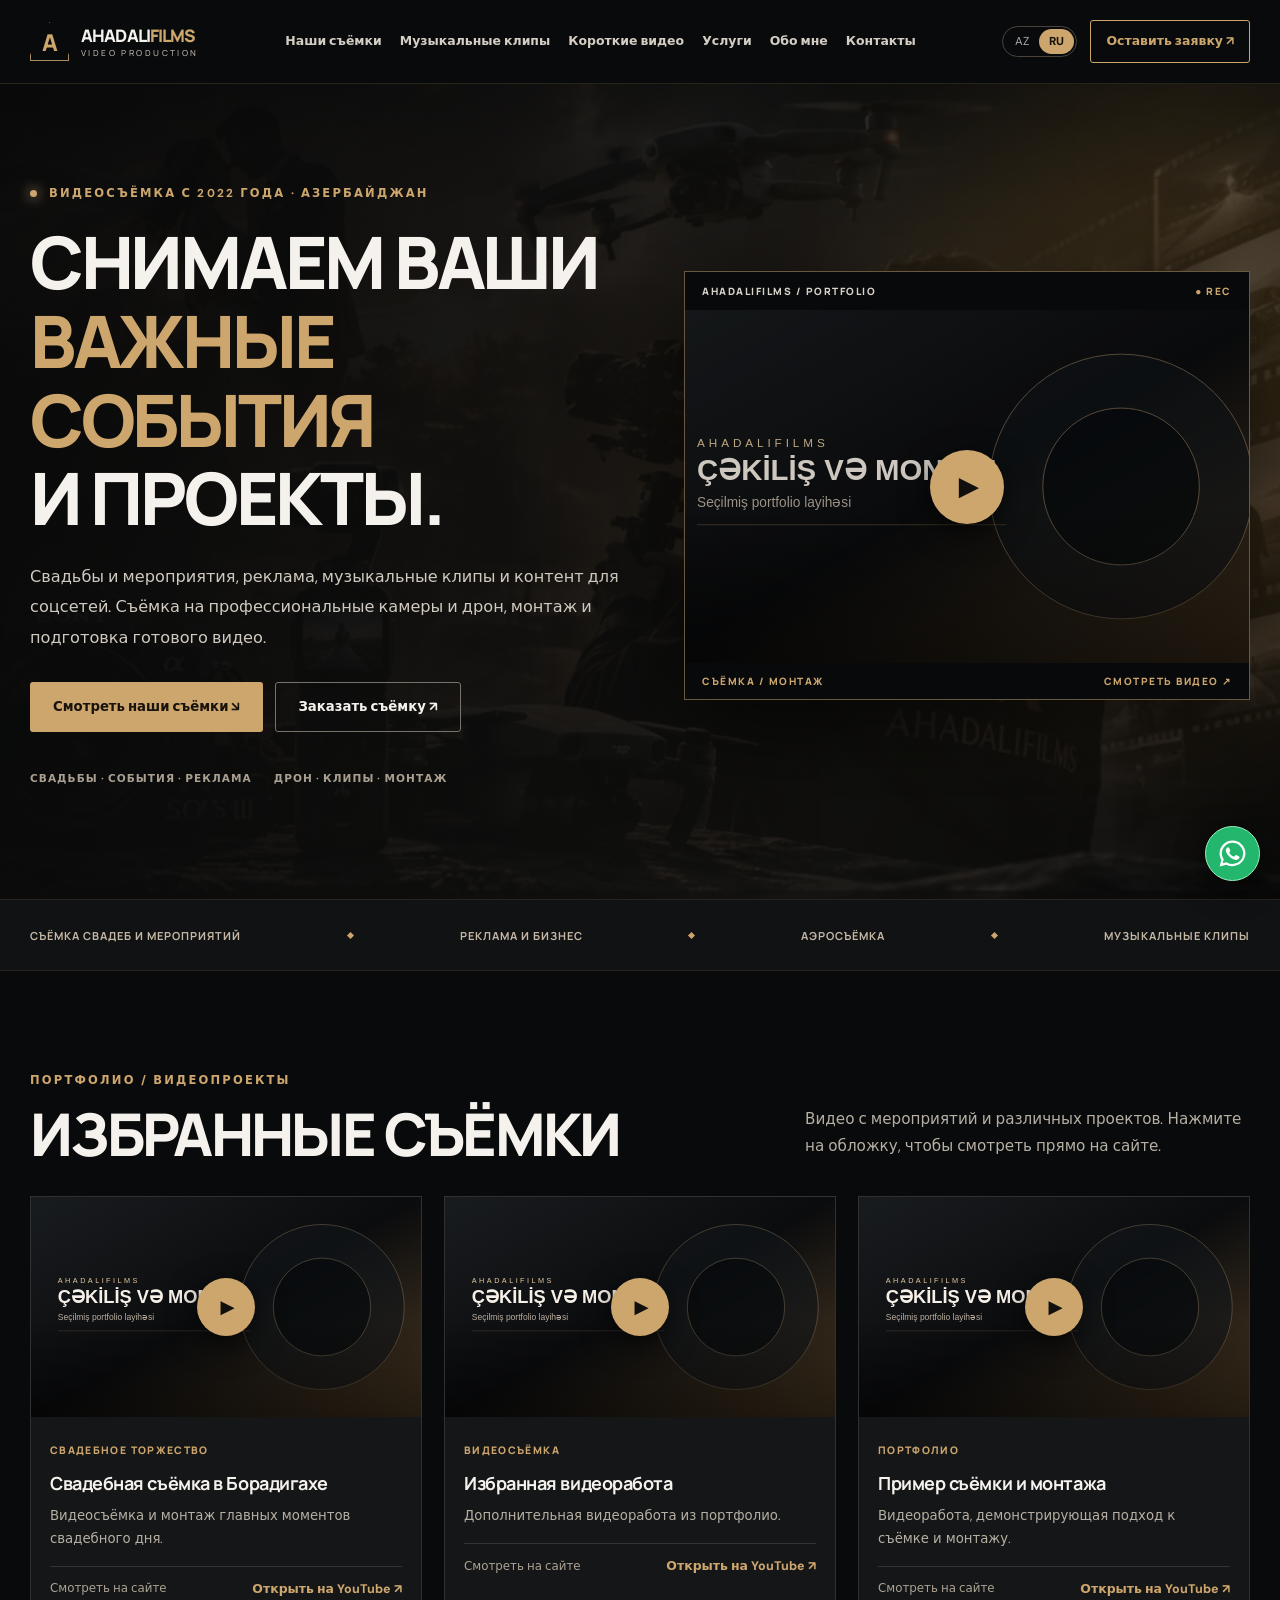
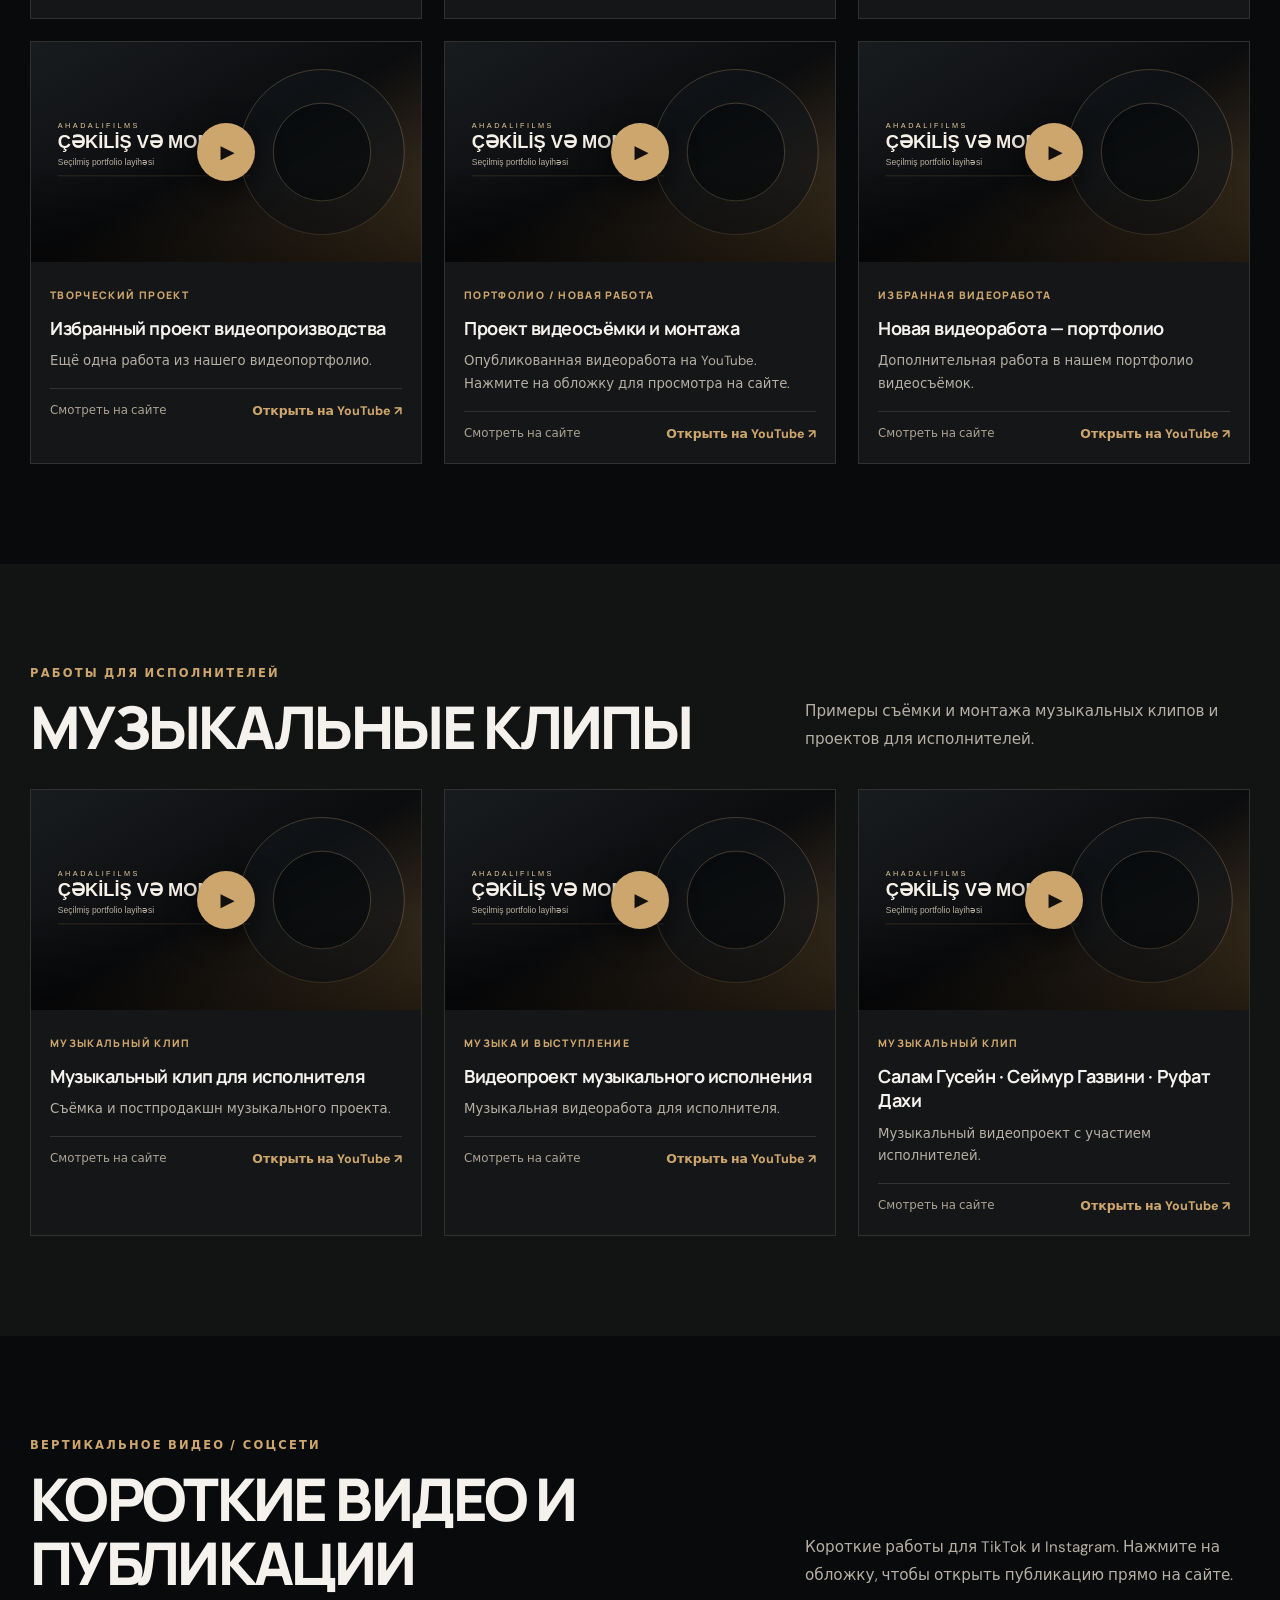
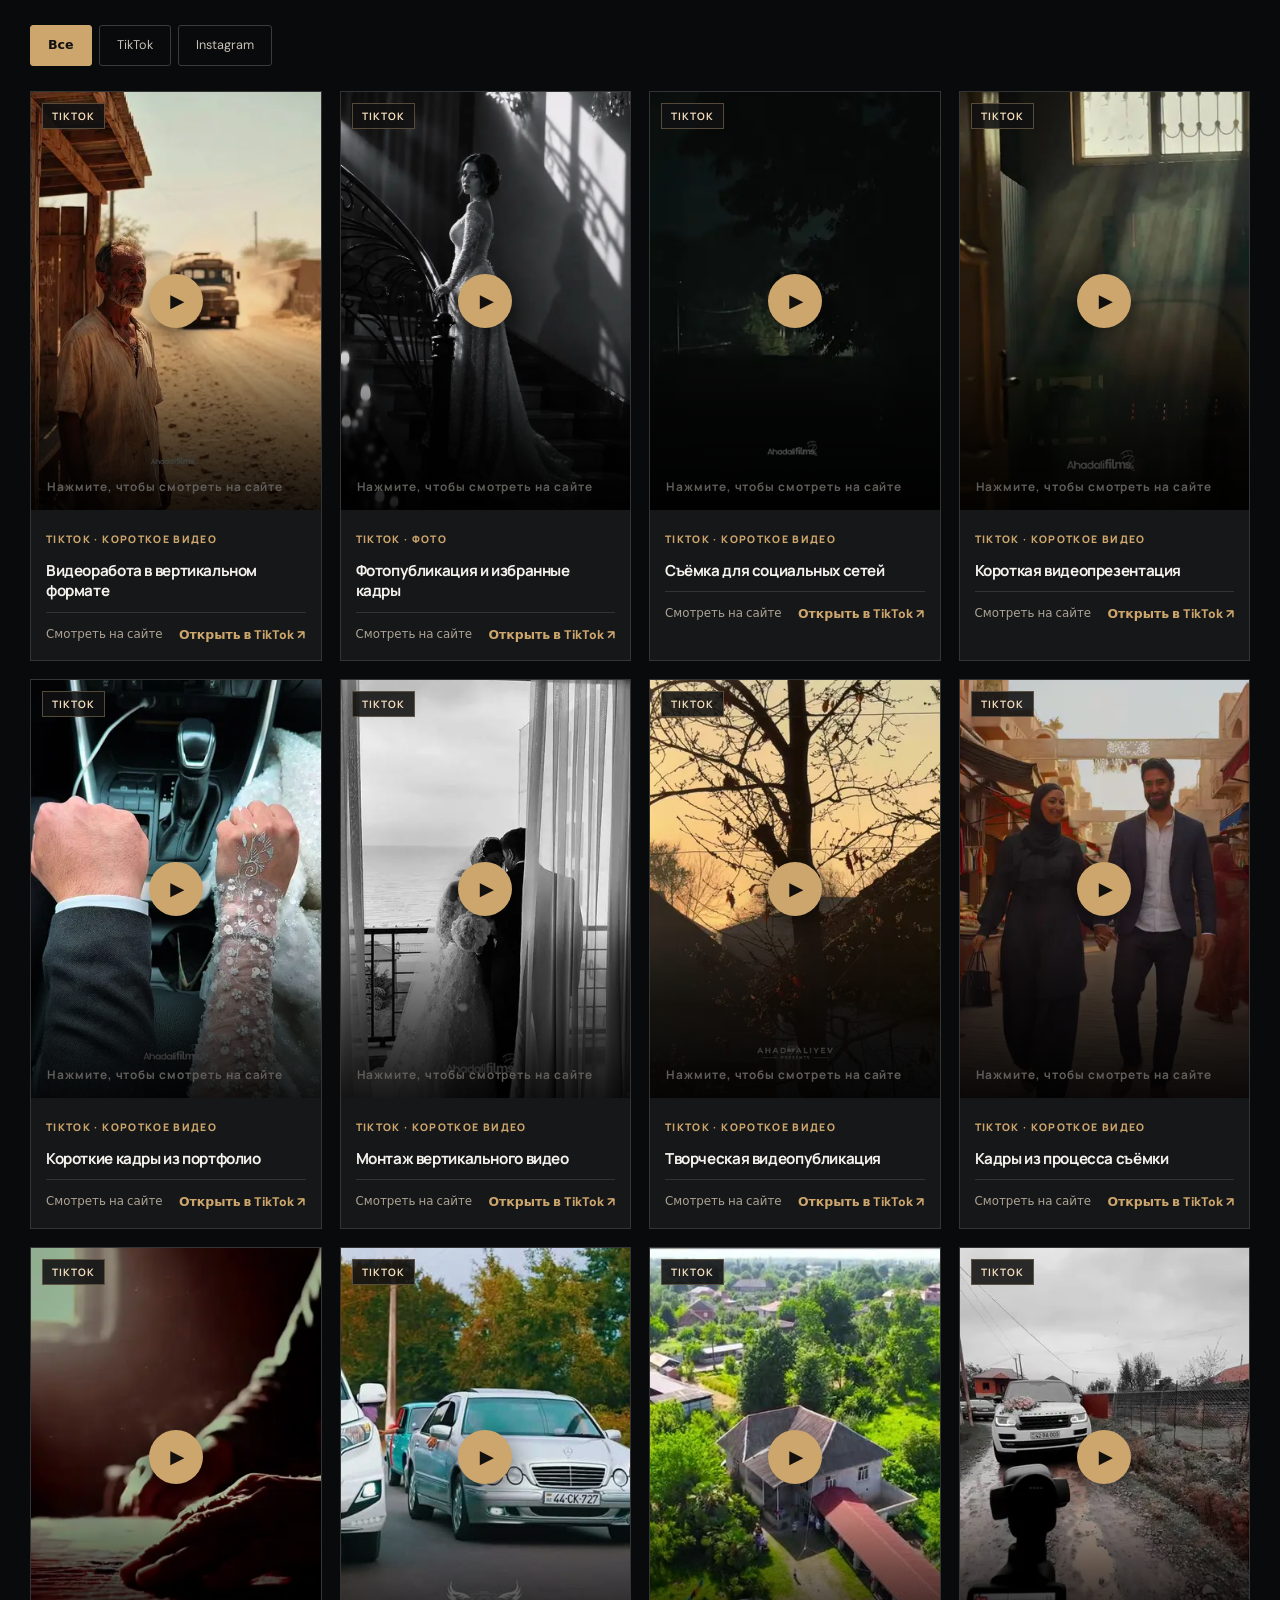
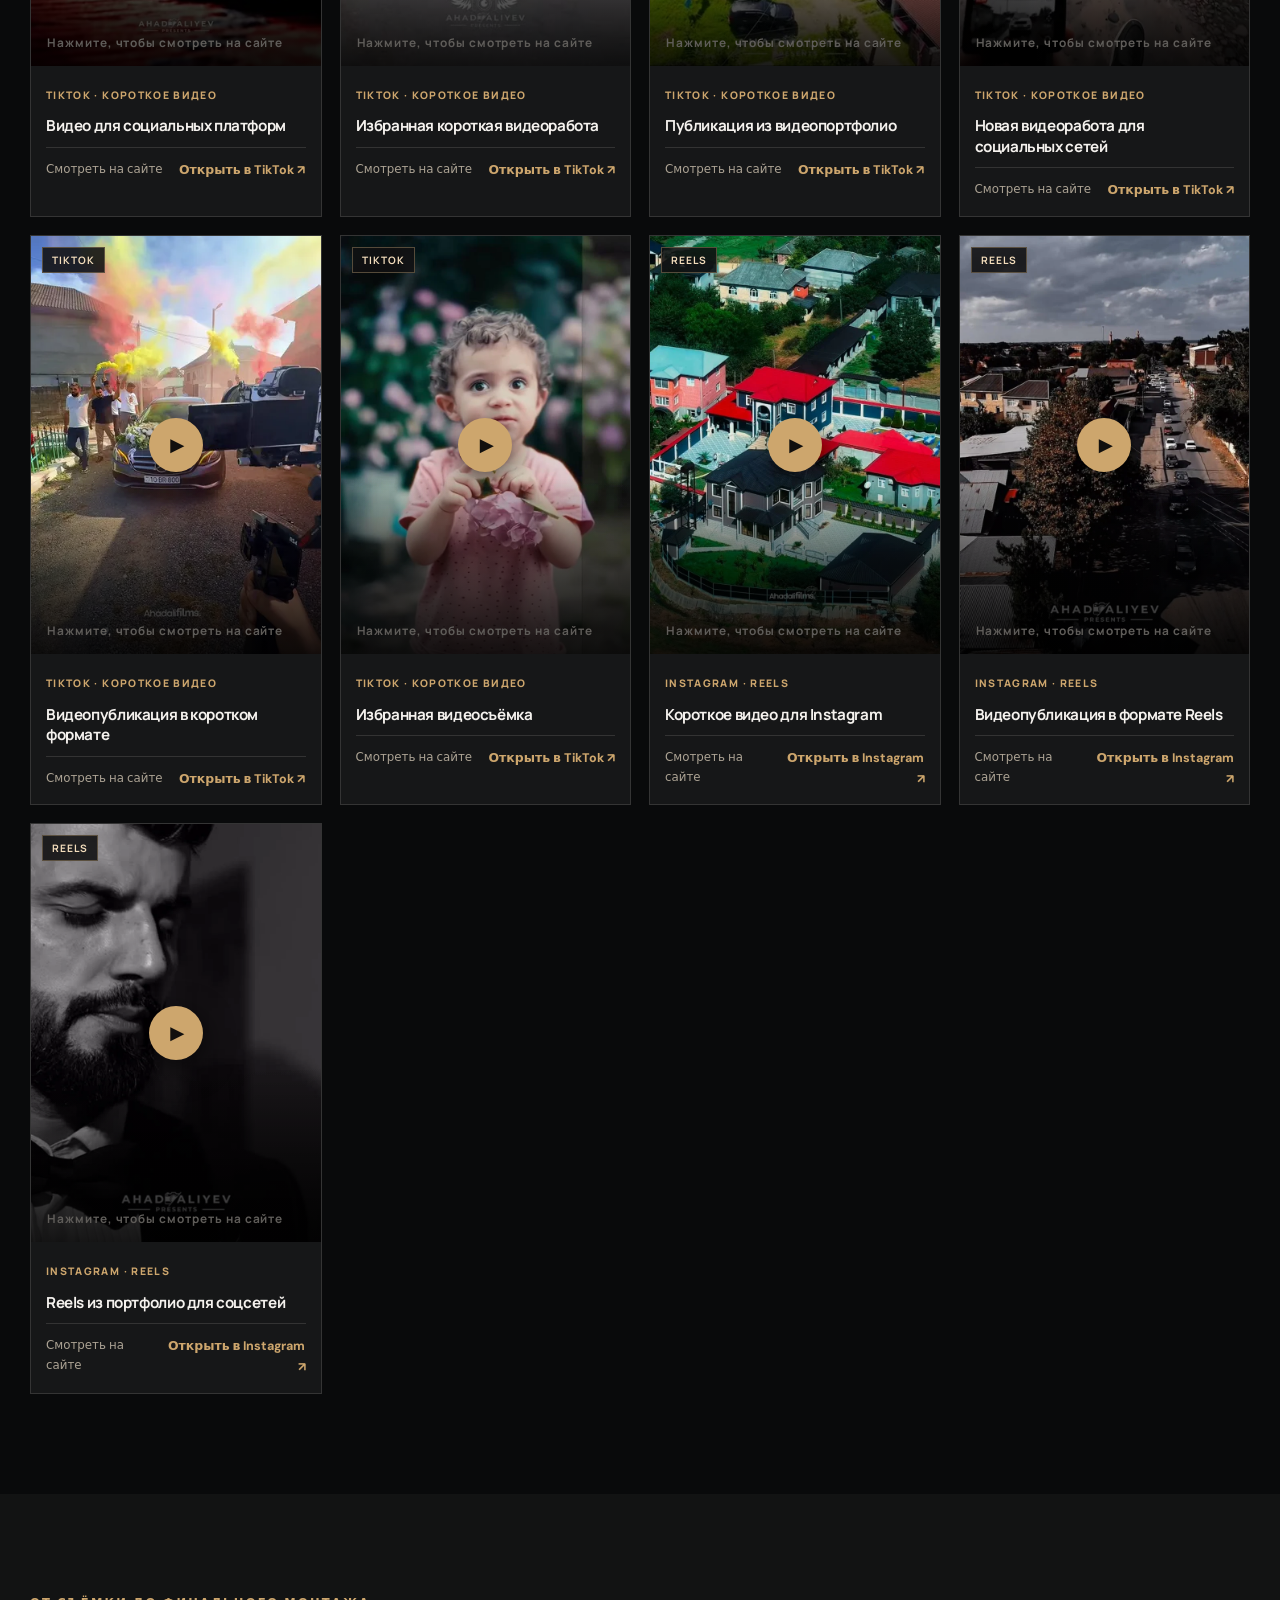
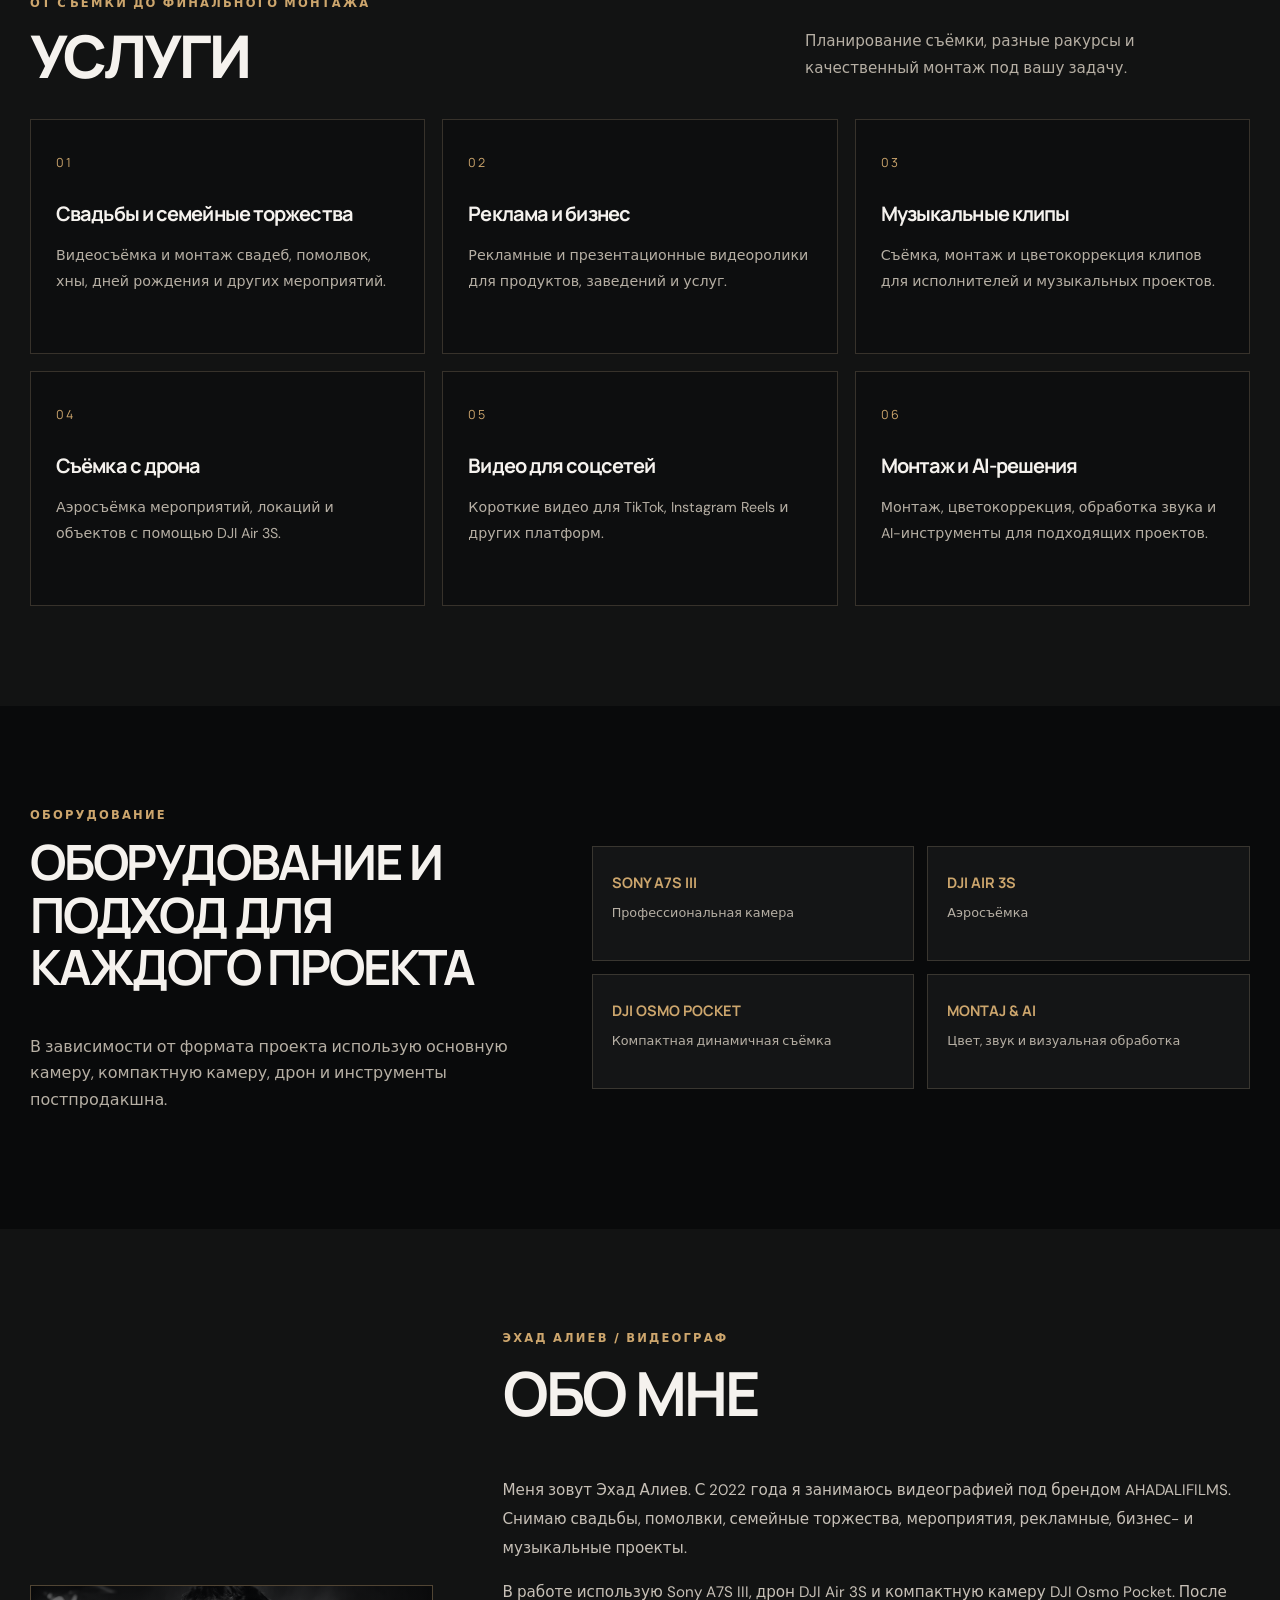
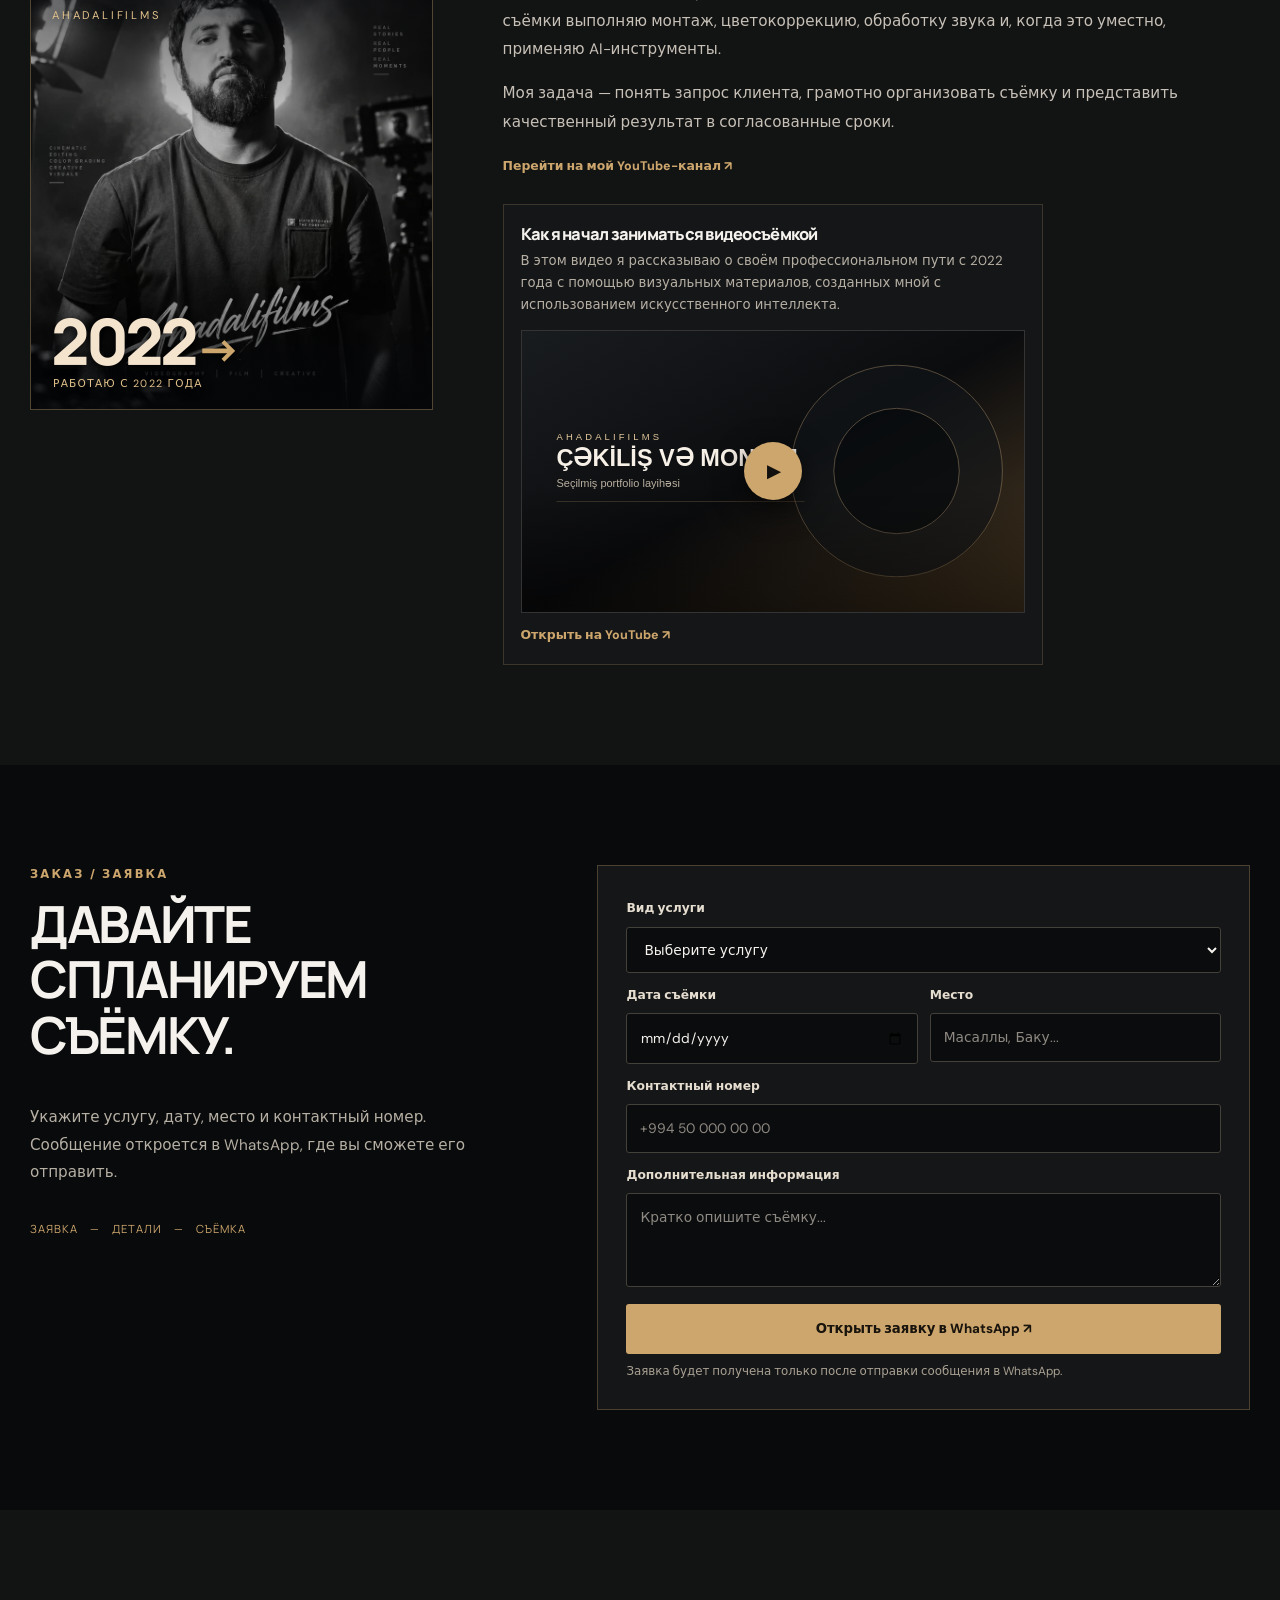
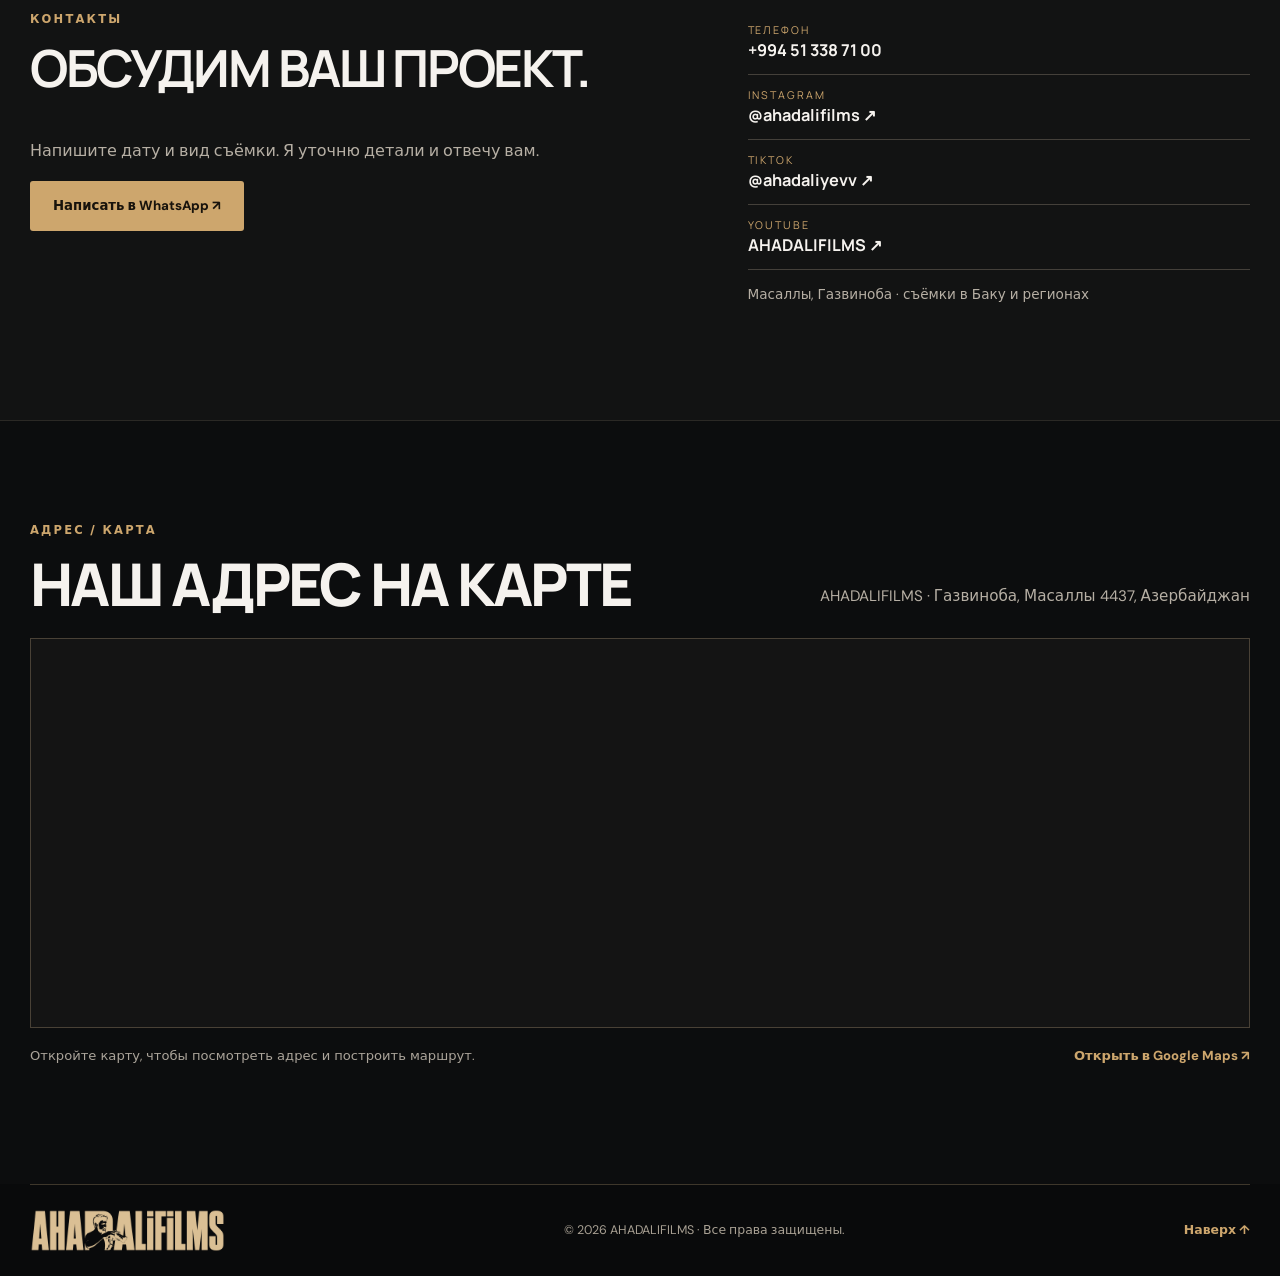
<file: ru/index.html>
<!DOCTYPE html>
<html lang="ru">
<head>
<meta charset="utf-8"><meta name="viewport" content="width=device-width,initial-scale=1">
<meta name="theme-color" content="#08090b"><meta name="robots" content="index, follow">
<title>AHADALIFILMS — Видеосъёмка, дрон и монтаж</title>
<meta name="description" content="AHADALIFILMS — свадебная и рекламная видеосъёмка, музыкальные клипы, дрон и монтаж с 2022 года. Масаллы, Баку и регионы Азербайджана.">
<meta property="og:type" content="website"><meta property="og:site_name" content="AHADALIFILMS"><meta property="og:title" content="AHADALIFILMS — Видеосъёмка, дрон и монтаж"><meta property="og:description" content="AHADALIFILMS — свадебная и рекламная видеосъёмка, музыкальные клипы, дрон и монтаж с 2022 года. Масаллы, Баку и регионы Азербайджана."><meta property="og:image" content="__PAGES_BASE_URL__/assets/ahadalifilms-original-logo.webp"><meta property="og:url" content="__PAGES_BASE_URL__/ru/">
<link rel="canonical" href="__PAGES_BASE_URL__/ru/"><link rel="icon" href="../assets/favicon.svg" type="image/svg+xml"><link rel="preconnect" href="https://i.ytimg.com" crossorigin><link rel="preconnect" href="https://fonts.googleapis.com"><link rel="preconnect" href="https://fonts.gstatic.com" crossorigin><link rel="stylesheet" href="https://fonts.googleapis.com/css2?family=DM+Sans:wght@400;500;600;700&amp;family=Manrope:wght@400;500;600;700;800&amp;display=swap"><link rel="stylesheet" href="../css/style.css?v=12">
<script type="application/ld+json">{"@context":"https://schema.org","@type":"ProfessionalService","name":"AHADALIFILMS","url":"__PAGES_BASE_URL__/ru/","telephone":"+994513387100","description":"AHADALIFILMS — свадебная и рекламная видеосъёмка, музыкальные клипы, дрон и монтаж с 2022 года. Масаллы, Баку и регионы Азербайджана.","areaServed":["Masallı","Bakı","Azərbaycan"],"sameAs":["https://www.instagram.com/ahadalifilms/","https://www.tiktok.com/@ahadaliyevv","https://www.youtube.com/channel/UCJ3XVbEwehOk-S_25l2FIIw"],"inLanguage":"ru","image":"__PAGES_BASE_URL__/assets/ahadalifilms-original-logo.webp","address":{"@type":"PostalAddress","addressLocality":"Масаллы","streetAddress":"Газвиноба","postalCode":"4437","addressCountry":"AZ"}}</script>
<link rel="alternate" hreflang="az" href="__PAGES_BASE_URL__/"><link rel="alternate" hreflang="ru" href="__PAGES_BASE_URL__/ru/"><link rel="alternate" hreflang="x-default" href="__PAGES_BASE_URL__/"><meta property="og:locale" content="ru_RU"><meta name="twitter:card" content="summary_large_image">
</head>
<body>
<a class="skip" href="#portfolio" data-i18n="skip">Перейти к съёмкам</a>
<header class="header" id="top"><div class="wrap header-inner">
<a class="brand" href="#top" aria-label="AHADALIFILMS — Главная"><span class="brand-emblem">A</span><span>AHADALI<span class="brand-gold">FILMS</span><small>VIDEO PRODUCTION</small></span></a>
<nav class="nav" id="mainNav" aria-label="Основная навигация">
<a href="#portfolio" data-i18n="navWorks">Наши съёмки</a><a href="#music" data-i18n="navMusic">Музыкальные клипы</a><a href="#shorts" data-i18n="navShorts">Короткие видео</a><a href="#services" data-i18n="navServices">Услуги</a><a href="#about" data-i18n="navAbout">Обо мне</a><a href="#contact" data-i18n="navContact">Контакты</a></nav>
<div class="header-actions"><div class="language" role="group" aria-label="Выбор языка"><a  data-lang="az"   href="../">AZ</a><a  data-lang="ru"  href="./" class="active" aria-current="page">RU</a></div><a class="header-cta" href="#booking" data-i18n="navBook">Оставить заявку ↗</a><button type="button" class="menu-btn" id="menuBtn" aria-controls="mainNav" aria-label="Открыть меню" aria-expanded="false"><span></span><span></span><span></span></button></div></div></header>
<main>
<section class="hero"><div class="hero-glow"></div><div class="wrap hero-grid">
<div class="hero-copy"><p class="overline"><span class="live-dot"></span><span data-i18n="heroEyebrow">Видеосъёмка с 2022 года · Азербайджан</span></p>
<h1><span data-i18n="heroTitle1">СНИМАЕМ ВАШИ</span><br><em data-i18n="heroTitle2">ВАЖНЫЕ СОБЫТИЯ</em><br><span data-i18n="heroTitle3">И ПРОЕКТЫ.</span></h1>
<p class="hero-description" data-i18n="heroDesc">Свадьбы и мероприятия, реклама, музыкальные клипы и контент для соцсетей. Съёмка на профессиональные камеры и дрон, монтаж и подготовка готового видео.</p>
<div class="hero-actions"><a class="btn btn-gold" href="#portfolio" data-i18n="viewWorks">Смотреть наши съёмки ↘</a><a class="btn btn-outline" href="#booking" data-i18n="bookShoot">Заказать съёмку ↗</a></div>
<div class="hero-detail"><span data-i18n="heroFact1">СВАДЬБЫ · СОБЫТИЯ · РЕКЛАМА</span><span data-i18n="heroFact2">ДРОН · КЛИПЫ · МОНТАЖ</span></div></div>
<div class="hero-visual"><div class="visual-top"><span>AHADALIFILMS / PORTFOLIO</span><span class="gold-dot">● REC</span></div><button class="hero-media play-yt media-play" data-platform="youtube" type="button" data-id="_UyseScmQWY" data-title="Свадебная съёмка в Борадигахе" aria-label="Смотреть видео портфолио на сайте"><img src="https://i.ytimg.com/vi/_UyseScmQWY/maxresdefault.jpg" alt="AHADALIFILMS toy video çəkilişindən kadr" width="1280" height="720" fetchpriority="high" decoding="async"><span class="play-big">▶</span></button><div class="visual-bottom"><span data-i18n="heroVisualLeft">СЪЁМКА / МОНТАЖ</span><span data-i18n="heroVisualRight">СМОТРЕТЬ ВИДЕО ↗</span></div></div>
</div></section>
<div class="service-strip"><div class="wrap service-strip-inner"><span data-i18n="stripOne">СЪЁМКА СВАДЕБ И МЕРОПРИЯТИЙ</span><span class="sep"></span><span data-i18n="stripTwo">РЕКЛАМА И БИЗНЕС</span><span class="sep"></span><span data-i18n="stripThree">АЭРОСЪЁМКА</span><span class="sep"></span><span data-i18n="stripFour">МУЗЫКАЛЬНЫЕ КЛИПЫ</span></div></div>
<section class="section" id="portfolio"><div class="wrap"><div class="section-header"><div><p class="eyebrow" data-i18n="worksEyebrow">ПОРТФОЛИО / ВИДЕОПРОЕКТЫ</p><h2 data-i18n="worksTitle">ИЗБРАННЫЕ СЪЁМКИ</h2></div><p class="section-description" data-i18n="worksIntro">Видео с мероприятий и различных проектов. Нажмите на обложку, чтобы смотреть прямо на сайте.</p></div><div class="work-grid" id="workGrid"><article class="video-card"><button type="button" class="video-cover media-play" data-platform="youtube" data-id="_UyseScmQWY" data-title="Свадебная съёмка в Борадигахе" aria-label="Смотреть на сайте: Свадебная съёмка в Борадигахе"><img src="https://i.ytimg.com/vi/_UyseScmQWY/maxresdefault.jpg" alt="Свадебная съёмка в Борадигахе — YouTube" width="1280" height="720" loading="lazy" decoding="async"><span class="play-icon" aria-hidden="true">▶</span></button><div class="card-content"><span class="tag">СВАДЕБНОЕ ТОРЖЕСТВО</span><h3>Свадебная съёмка в Борадигахе</h3><p>Видеосъёмка и монтаж главных моментов свадебного дня.</p><div class="card-footer"><small>Смотреть на сайте</small><a target="_blank" rel="noopener noreferrer" href="https://youtu.be/_UyseScmQWY">Открыть на YouTube ↗</a></div></div></article><article class="video-card"><button type="button" class="video-cover media-play" data-platform="youtube" data-id="Nyrnf3fzpP8" data-title="Избранная видеоработа" aria-label="Смотреть на сайте: Избранная видеоработа"><img src="https://i.ytimg.com/vi/Nyrnf3fzpP8/maxresdefault.jpg" alt="Избранная видеоработа — YouTube" width="1280" height="720" loading="lazy" decoding="async"><span class="play-icon" aria-hidden="true">▶</span></button><div class="card-content"><span class="tag">ВИДЕОСЪЁМКА</span><h3>Избранная видеоработа</h3><p>Дополнительная видеоработа из портфолио.</p><div class="card-footer"><small>Смотреть на сайте</small><a target="_blank" rel="noopener noreferrer" href="https://youtu.be/Nyrnf3fzpP8">Открыть на YouTube ↗</a></div></div></article><article class="video-card"><button type="button" class="video-cover media-play" data-platform="youtube" data-id="NSaQ0EOMd4E" data-title="Пример съёмки и монтажа" aria-label="Смотреть на сайте: Пример съёмки и монтажа"><img src="https://i.ytimg.com/vi/NSaQ0EOMd4E/maxresdefault.jpg" alt="Пример съёмки и монтажа — YouTube" width="1280" height="720" loading="lazy" decoding="async"><span class="play-icon" aria-hidden="true">▶</span></button><div class="card-content"><span class="tag">ПОРТФОЛИО</span><h3>Пример съёмки и монтажа</h3><p>Видеоработа, демонстрирующая подход к съёмке и монтажу.</p><div class="card-footer"><small>Смотреть на сайте</small><a target="_blank" rel="noopener noreferrer" href="https://youtu.be/NSaQ0EOMd4E">Открыть на YouTube ↗</a></div></div></article><article class="video-card"><button type="button" class="video-cover media-play" data-platform="youtube" data-id="lYctCEvOIn0" data-title="Избранный проект видеопроизводства" aria-label="Смотреть на сайте: Избранный проект видеопроизводства"><img src="https://i.ytimg.com/vi/lYctCEvOIn0/maxresdefault.jpg" alt="Избранный проект видеопроизводства — YouTube" width="1280" height="720" loading="lazy" decoding="async"><span class="play-icon" aria-hidden="true">▶</span></button><div class="card-content"><span class="tag">ТВОРЧЕСКИЙ ПРОЕКТ</span><h3>Избранный проект видеопроизводства</h3><p>Ещё одна работа из нашего видеопортфолио.</p><div class="card-footer"><small>Смотреть на сайте</small><a target="_blank" rel="noopener noreferrer" href="https://youtu.be/lYctCEvOIn0">Открыть на YouTube ↗</a></div></div></article><article class="video-card"><button type="button" class="video-cover media-play" data-platform="youtube" data-id="I5CH23PC7Ww" data-title="Проект видеосъёмки и монтажа" aria-label="Смотреть на сайте: Проект видеосъёмки и монтажа"><img src="https://i.ytimg.com/vi/I5CH23PC7Ww/maxresdefault.jpg" alt="Проект видеосъёмки и монтажа — YouTube" width="1280" height="720" loading="lazy" decoding="async"><span class="play-icon" aria-hidden="true">▶</span></button><div class="card-content"><span class="tag">ПОРТФОЛИО / НОВАЯ РАБОТА</span><h3>Проект видеосъёмки и монтажа</h3><p>Опубликованная видеоработа на YouTube. Нажмите на обложку для просмотра на сайте.</p><div class="card-footer"><small>Смотреть на сайте</small><a target="_blank" rel="noopener noreferrer" href="https://youtu.be/I5CH23PC7Ww">Открыть на YouTube ↗</a></div></div></article><article class="video-card"><button type="button" class="video-cover media-play" data-platform="youtube" data-id="2vj5O-jU7KI" data-title="Новая видеоработа — портфолио" aria-label="Смотреть на сайте: Новая видеоработа — портфолио"><img src="https://i.ytimg.com/vi/2vj5O-jU7KI/maxresdefault.jpg" alt="Новая видеоработа — портфолио — YouTube" width="1280" height="720" loading="lazy" decoding="async"><span class="play-icon" aria-hidden="true">▶</span></button><div class="card-content"><span class="tag">ИЗБРАННАЯ ВИДЕОРАБОТА</span><h3>Новая видеоработа — портфолио</h3><p>Дополнительная работа в нашем портфолио видеосъёмок.</p><div class="card-footer"><small>Смотреть на сайте</small><a target="_blank" rel="noopener noreferrer" href="https://youtu.be/2vj5O-jU7KI">Открыть на YouTube ↗</a></div></div></article></div></div></section>
<section class="section section-sand" id="music"><div class="wrap"><div class="section-header"><div><p class="eyebrow" data-i18n="musicEyebrow">РАБОТЫ ДЛЯ ИСПОЛНИТЕЛЕЙ</p><h2 data-i18n="musicTitle">МУЗЫКАЛЬНЫЕ КЛИПЫ</h2></div><p class="section-description" data-i18n="musicIntro">Примеры съёмки и монтажа музыкальных клипов и проектов для исполнителей.</p></div><div class="work-grid" id="musicGrid"><article class="video-card"><button type="button" class="video-cover media-play" data-platform="youtube" data-id="Mfu_AdxfcmY" data-title="Музыкальный клип для исполнителя" aria-label="Смотреть на сайте: Музыкальный клип для исполнителя"><img src="https://i.ytimg.com/vi/Mfu_AdxfcmY/maxresdefault.jpg" alt="Музыкальный клип для исполнителя — YouTube" width="1280" height="720" loading="lazy" decoding="async"><span class="play-icon" aria-hidden="true">▶</span></button><div class="card-content"><span class="tag">МУЗЫКАЛЬНЫЙ КЛИП</span><h3>Музыкальный клип для исполнителя</h3><p>Съёмка и постпродакшн музыкального проекта.</p><div class="card-footer"><small>Смотреть на сайте</small><a target="_blank" rel="noopener noreferrer" href="https://youtu.be/Mfu_AdxfcmY">Открыть на YouTube ↗</a></div></div></article><article class="video-card"><button type="button" class="video-cover media-play" data-platform="youtube" data-id="TyqncRew_IU" data-title="Видеопроект музыкального исполнения" aria-label="Смотреть на сайте: Видеопроект музыкального исполнения"><img src="https://i.ytimg.com/vi/TyqncRew_IU/maxresdefault.jpg" alt="Видеопроект музыкального исполнения — YouTube" width="1280" height="720" loading="lazy" decoding="async"><span class="play-icon" aria-hidden="true">▶</span></button><div class="card-content"><span class="tag">МУЗЫКА И ВЫСТУПЛЕНИЕ</span><h3>Видеопроект музыкального исполнения</h3><p>Музыкальная видеоработа для исполнителя.</p><div class="card-footer"><small>Смотреть на сайте</small><a target="_blank" rel="noopener noreferrer" href="https://youtu.be/TyqncRew_IU">Открыть на YouTube ↗</a></div></div></article><article class="video-card"><button type="button" class="video-cover media-play" data-platform="youtube" data-id="KKvWUKEDWd8" data-title="Салам Гусейн · Сеймур Газвини · Руфат Дахи" aria-label="Смотреть на сайте: Салам Гусейн · Сеймур Газвини · Руфат Дахи"><img src="https://i.ytimg.com/vi/KKvWUKEDWd8/maxresdefault.jpg" alt="Салам Гусейн · Сеймур Газвини · Руфат Дахи — YouTube" width="1280" height="720" loading="lazy" decoding="async"><span class="play-icon" aria-hidden="true">▶</span></button><div class="card-content"><span class="tag">МУЗЫКАЛЬНЫЙ КЛИП</span><h3>Салам Гусейн · Сеймур Газвини · Руфат Дахи</h3><p>Музыкальный видеопроект с участием исполнителей.</p><div class="card-footer"><small>Смотреть на сайте</small><a target="_blank" rel="noopener noreferrer" href="https://youtu.be/KKvWUKEDWd8">Открыть на YouTube ↗</a></div></div></article></div></div></section>
<section class="section" id="shorts"><div class="wrap"><div class="section-header"><div><p class="eyebrow" data-i18n="shortsEyebrow">ВЕРТИКАЛЬНОЕ ВИДЕО / СОЦСЕТИ</p><h2 data-i18n="shortsTitle">КОРОТКИЕ ВИДЕО И ПУБЛИКАЦИИ</h2></div><p class="section-description" data-i18n="shortsIntro">Короткие работы для TikTok и Instagram. Нажмите на обложку, чтобы открыть публикацию прямо на сайте.</p></div><div class="filters" aria-label="Фильтры видео" id="shortFilters" role="group"><button class="filter active" type="button" data-filter="all" aria-pressed="true" data-i18n="filterAll">Все</button><button class="filter" type="button" data-filter="tiktok" aria-pressed="false">TikTok</button><button class="filter" type="button" data-filter="instagram" aria-pressed="false">Instagram</button></div><p class="visually-hidden" id="filterStatus" role="status" aria-live="polite"></p><div class="short-grid" id="shortGrid"><article class="short-card" data-short-platform="tiktok" data-short-id="7693403462456872212"><div class="short-cover original-social-cover social-cover-host"><button type="button" class="short-cover media-play original-social-cover" data-platform="tiktok" data-id="7693403462456872212" data-title="Видеоработа в вертикальном формате" data-url="https://www.tiktok.com/@ahadaliyevv/video/7693403462456872212" aria-label="Смотреть на сайте: Видеоработа в вертикальном формате"><img class="tiktok-original-poster" src="../assets/tiktok-covers/7693403462456872212.webp" alt="Видеоработа в вертикальном формате — TikTok" width="360" height="640" loading="lazy" decoding="async"><span class="platform-stamp">TIKTOK</span><span class="play-icon" aria-hidden="true">▶</span><span class="short-cover-label">Нажмите, чтобы смотреть на сайте</span></button></div><div class="card-content"><span class="tag">TIKTOK · КОРОТКОЕ ВИДЕО</span><h3>Видеоработа в вертикальном формате</h3><div class="card-footer"><small>Смотреть на сайте</small><a target="_blank" rel="noopener noreferrer" href="https://www.tiktok.com/@ahadaliyevv/video/7693403462456872212">Открыть в TikTok ↗</a></div></div></article><article class="short-card" data-short-platform="tiktok" data-short-id="7687750962525588757"><div class="short-cover original-social-cover social-cover-host"><button type="button" class="short-cover media-play original-social-cover" data-platform="tiktok" data-id="7687750962525588757" data-title="Фотопубликация и избранные кадры" data-url="https://www.tiktok.com/@ahadaliyevv/photo/7687750962525588757" aria-label="Смотреть на сайте: Фотопубликация и избранные кадры"><img class="tiktok-original-poster" src="../assets/tiktok-covers/7687750962525588757.webp" alt="Фотопубликация и избранные кадры — TikTok" width="360" height="640" loading="lazy" decoding="async"><span class="platform-stamp">TIKTOK</span><span class="play-icon" aria-hidden="true">▶</span><span class="short-cover-label">Нажмите, чтобы смотреть на сайте</span></button></div><div class="card-content"><span class="tag">TIKTOK · ФОТО</span><h3>Фотопубликация и избранные кадры</h3><div class="card-footer"><small>Смотреть на сайте</small><a target="_blank" rel="noopener noreferrer" href="https://www.tiktok.com/@ahadaliyevv/photo/7687750962525588757">Открыть в TikTok ↗</a></div></div></article><article class="short-card" data-short-platform="tiktok" data-short-id="7640648271714635029"><div class="short-cover original-social-cover social-cover-host"><button type="button" class="short-cover media-play original-social-cover" data-platform="tiktok" data-id="7640648271714635029" data-title="Съёмка для социальных сетей" data-url="https://www.tiktok.com/@ahadaliyevv/video/7640648271714635029" aria-label="Смотреть на сайте: Съёмка для социальных сетей"><img class="tiktok-original-poster" src="../assets/tiktok-covers/7640648271714635029.webp" alt="Съёмка для социальных сетей — TikTok" width="360" height="640" loading="lazy" decoding="async"><span class="platform-stamp">TIKTOK</span><span class="play-icon" aria-hidden="true">▶</span><span class="short-cover-label">Нажмите, чтобы смотреть на сайте</span></button></div><div class="card-content"><span class="tag">TIKTOK · КОРОТКОЕ ВИДЕО</span><h3>Съёмка для социальных сетей</h3><div class="card-footer"><small>Смотреть на сайте</small><a target="_blank" rel="noopener noreferrer" href="https://www.tiktok.com/@ahadaliyevv/video/7640648271714635029">Открыть в TikTok ↗</a></div></div></article><article class="short-card" data-short-platform="tiktok" data-short-id="7639887515712785684"><div class="short-cover original-social-cover social-cover-host"><button type="button" class="short-cover media-play original-social-cover" data-platform="tiktok" data-id="7639887515712785684" data-title="Короткая видеопрезентация" data-url="https://www.tiktok.com/@ahadaliyevv/video/7639887515712785684" aria-label="Смотреть на сайте: Короткая видеопрезентация"><img class="tiktok-original-poster" src="../assets/tiktok-covers/7639887515712785684.webp" alt="Короткая видеопрезентация — TikTok" width="360" height="640" loading="lazy" decoding="async"><span class="platform-stamp">TIKTOK</span><span class="play-icon" aria-hidden="true">▶</span><span class="short-cover-label">Нажмите, чтобы смотреть на сайте</span></button></div><div class="card-content"><span class="tag">TIKTOK · КОРОТКОЕ ВИДЕО</span><h3>Короткая видеопрезентация</h3><div class="card-footer"><small>Смотреть на сайте</small><a target="_blank" rel="noopener noreferrer" href="https://www.tiktok.com/@ahadaliyevv/video/7639887515712785684">Открыть в TikTok ↗</a></div></div></article><article class="short-card" data-short-platform="tiktok" data-short-id="7625257746681646356"><div class="short-cover original-social-cover social-cover-host"><button type="button" class="short-cover media-play original-social-cover" data-platform="tiktok" data-id="7625257746681646356" data-title="Короткие кадры из портфолио" data-url="https://www.tiktok.com/@ahadaliyevv/video/7625257746681646356" aria-label="Смотреть на сайте: Короткие кадры из портфолио"><img class="tiktok-original-poster" src="../assets/tiktok-covers/7625257746681646356.webp" alt="Короткие кадры из портфолио — TikTok" width="360" height="640" loading="lazy" decoding="async"><span class="platform-stamp">TIKTOK</span><span class="play-icon" aria-hidden="true">▶</span><span class="short-cover-label">Нажмите, чтобы смотреть на сайте</span></button></div><div class="card-content"><span class="tag">TIKTOK · КОРОТКОЕ ВИДЕО</span><h3>Короткие кадры из портфолио</h3><div class="card-footer"><small>Смотреть на сайте</small><a target="_blank" rel="noopener noreferrer" href="https://www.tiktok.com/@ahadaliyevv/video/7625257746681646356">Открыть в TikTok ↗</a></div></div></article><article class="short-card" data-short-platform="tiktok" data-short-id="7625287640014671125"><div class="short-cover original-social-cover social-cover-host"><button type="button" class="short-cover media-play original-social-cover" data-platform="tiktok" data-id="7625287640014671125" data-title="Монтаж вертикального видео" data-url="https://www.tiktok.com/@ahadaliyevv/video/7625287640014671125" aria-label="Смотреть на сайте: Монтаж вертикального видео"><img class="tiktok-original-poster" src="../assets/tiktok-covers/7625287640014671125.webp" alt="Монтаж вертикального видео — TikTok" width="360" height="640" loading="lazy" decoding="async"><span class="platform-stamp">TIKTOK</span><span class="play-icon" aria-hidden="true">▶</span><span class="short-cover-label">Нажмите, чтобы смотреть на сайте</span></button></div><div class="card-content"><span class="tag">TIKTOK · КОРОТКОЕ ВИДЕО</span><h3>Монтаж вертикального видео</h3><div class="card-footer"><small>Смотреть на сайте</small><a target="_blank" rel="noopener noreferrer" href="https://www.tiktok.com/@ahadaliyevv/video/7625287640014671125">Открыть в TikTok ↗</a></div></div></article><article class="short-card" data-short-platform="tiktok" data-short-id="7604825308117601556"><div class="short-cover original-social-cover social-cover-host"><button type="button" class="short-cover media-play original-social-cover" data-platform="tiktok" data-id="7604825308117601556" data-title="Творческая видеопубликация" data-url="https://www.tiktok.com/@ahadaliyevv/video/7604825308117601556" aria-label="Смотреть на сайте: Творческая видеопубликация"><img class="tiktok-original-poster" src="../assets/tiktok-covers/7604825308117601556.webp" alt="Творческая видеопубликация — TikTok" width="360" height="640" loading="lazy" decoding="async"><span class="platform-stamp">TIKTOK</span><span class="play-icon" aria-hidden="true">▶</span><span class="short-cover-label">Нажмите, чтобы смотреть на сайте</span></button></div><div class="card-content"><span class="tag">TIKTOK · КОРОТКОЕ ВИДЕО</span><h3>Творческая видеопубликация</h3><div class="card-footer"><small>Смотреть на сайте</small><a target="_blank" rel="noopener noreferrer" href="https://www.tiktok.com/@ahadaliyevv/video/7604825308117601556">Открыть в TikTok ↗</a></div></div></article><article class="short-card" data-short-platform="tiktok" data-short-id="7566674275076246802"><div class="short-cover original-social-cover social-cover-host"><button type="button" class="short-cover media-play original-social-cover" data-platform="tiktok" data-id="7566674275076246802" data-title="Кадры из процесса съёмки" data-url="https://www.tiktok.com/@ahadaliyevv/video/7566674275076246802" aria-label="Смотреть на сайте: Кадры из процесса съёмки"><img class="tiktok-original-poster" src="../assets/tiktok-covers/7566674275076246802.webp" alt="Кадры из процесса съёмки — TikTok" width="360" height="640" loading="lazy" decoding="async"><span class="platform-stamp">TIKTOK</span><span class="play-icon" aria-hidden="true">▶</span><span class="short-cover-label">Нажмите, чтобы смотреть на сайте</span></button></div><div class="card-content"><span class="tag">TIKTOK · КОРОТКОЕ ВИДЕО</span><h3>Кадры из процесса съёмки</h3><div class="card-footer"><small>Смотреть на сайте</small><a target="_blank" rel="noopener noreferrer" href="https://www.tiktok.com/@ahadaliyevv/video/7566674275076246802">Открыть в TikTok ↗</a></div></div></article><article class="short-card" data-short-platform="tiktok" data-short-id="7566460728333372679"><div class="short-cover original-social-cover social-cover-host"><button type="button" class="short-cover media-play original-social-cover" data-platform="tiktok" data-id="7566460728333372679" data-title="Видео для социальных платформ" data-url="https://www.tiktok.com/@ahadaliyevv/video/7566460728333372679" aria-label="Смотреть на сайте: Видео для социальных платформ"><img class="tiktok-original-poster" src="../assets/tiktok-covers/7566460728333372679.webp" alt="Видео для социальных платформ — TikTok" width="360" height="640" loading="lazy" decoding="async"><span class="platform-stamp">TIKTOK</span><span class="play-icon" aria-hidden="true">▶</span><span class="short-cover-label">Нажмите, чтобы смотреть на сайте</span></button></div><div class="card-content"><span class="tag">TIKTOK · КОРОТКОЕ ВИДЕО</span><h3>Видео для социальных платформ</h3><div class="card-footer"><small>Смотреть на сайте</small><a target="_blank" rel="noopener noreferrer" href="https://www.tiktok.com/@ahadaliyevv/video/7566460728333372679">Открыть в TikTok ↗</a></div></div></article><article class="short-card" data-short-platform="tiktok" data-short-id="7493837593415585042"><div class="short-cover original-social-cover social-cover-host"><button type="button" class="short-cover media-play original-social-cover" data-platform="tiktok" data-id="7493837593415585042" data-title="Избранная короткая видеоработа" data-url="https://www.tiktok.com/@ahadaliyevv/video/7493837593415585042" aria-label="Смотреть на сайте: Избранная короткая видеоработа"><img class="tiktok-original-poster" src="../assets/tiktok-covers/7493837593415585042-v12.webp" alt="Избранная короткая видеоработа — TikTok" width="360" height="640" loading="lazy" decoding="async"><span class="platform-stamp">TIKTOK</span><span class="play-icon" aria-hidden="true">▶</span><span class="short-cover-label">Нажмите, чтобы смотреть на сайте</span></button></div><div class="card-content"><span class="tag">TIKTOK · КОРОТКОЕ ВИДЕО</span><h3>Избранная короткая видеоработа</h3><div class="card-footer"><small>Смотреть на сайте</small><a target="_blank" rel="noopener noreferrer" href="https://www.tiktok.com/@ahadaliyevv/video/7493837593415585042">Открыть в TikTok ↗</a></div></div></article><article class="short-card" data-short-platform="tiktok" data-short-id="7407847993572986129"><div class="short-cover original-social-cover social-cover-host"><button type="button" class="short-cover media-play original-social-cover" data-platform="tiktok" data-id="7407847993572986129" data-title="Публикация из видеопортфолио" data-url="https://www.tiktok.com/@ahadaliyevv/video/7407847993572986129" aria-label="Смотреть на сайте: Публикация из видеопортфолио"><img class="tiktok-original-poster" src="../assets/tiktok-covers/7407847993572986129-v12.webp" alt="Публикация из видеопортфолио — TikTok" width="360" height="640" loading="lazy" decoding="async"><span class="platform-stamp">TIKTOK</span><span class="play-icon" aria-hidden="true">▶</span><span class="short-cover-label">Нажмите, чтобы смотреть на сайте</span></button></div><div class="card-content"><span class="tag">TIKTOK · КОРОТКОЕ ВИДЕО</span><h3>Публикация из видеопортфолио</h3><div class="card-footer"><small>Смотреть на сайте</small><a target="_blank" rel="noopener noreferrer" href="https://www.tiktok.com/@ahadaliyevv/video/7407847993572986129">Открыть в TikTok ↗</a></div></div></article><article class="short-card" data-short-platform="tiktok" data-short-id="7705913826448903432"><div class="short-cover original-social-cover social-cover-host"><button type="button" class="short-cover media-play original-social-cover" data-platform="tiktok" data-id="7705913826448903432" data-title="Новая видеоработа для социальных сетей" data-url="https://www.tiktok.com/@ahadaliyevv/video/7705913826448903432" aria-label="Смотреть на сайте: Новая видеоработа для социальных сетей"><img class="tiktok-original-poster" src="../assets/tiktok-covers/7705913826448903432.webp" alt="Новая видеоработа для социальных сетей — TikTok" width="360" height="640" loading="lazy" decoding="async"><span class="platform-stamp">TIKTOK</span><span class="play-icon" aria-hidden="true">▶</span><span class="short-cover-label">Нажмите, чтобы смотреть на сайте</span></button></div><div class="card-content"><span class="tag">TIKTOK · КОРОТКОЕ ВИДЕО</span><h3>Новая видеоработа для социальных сетей</h3><div class="card-footer"><small>Смотреть на сайте</small><a target="_blank" rel="noopener noreferrer" href="https://www.tiktok.com/@ahadaliyevv/video/7705913826448903432">Открыть в TikTok ↗</a></div></div></article><article class="short-card" data-short-platform="tiktok" data-short-id="7649178546635623700"><div class="short-cover original-social-cover social-cover-host"><button type="button" class="short-cover media-play original-social-cover" data-platform="tiktok" data-id="7649178546635623700" data-title="Видеопубликация в коротком формате" data-url="https://www.tiktok.com/@ahadaliyevv/video/7649178546635623700" aria-label="Смотреть на сайте: Видеопубликация в коротком формате"><img class="tiktok-original-poster" src="../assets/tiktok-covers/7649178546635623700.webp" alt="Видеопубликация в коротком формате — TikTok" width="360" height="640" loading="lazy" decoding="async"><span class="platform-stamp">TIKTOK</span><span class="play-icon" aria-hidden="true">▶</span><span class="short-cover-label">Нажмите, чтобы смотреть на сайте</span></button></div><div class="card-content"><span class="tag">TIKTOK · КОРОТКОЕ ВИДЕО</span><h3>Видеопубликация в коротком формате</h3><div class="card-footer"><small>Смотреть на сайте</small><a target="_blank" rel="noopener noreferrer" href="https://www.tiktok.com/@ahadaliyevv/video/7649178546635623700">Открыть в TikTok ↗</a></div></div></article><article class="short-card" data-short-platform="tiktok" data-short-id="7574539372482071826"><div class="short-cover original-social-cover social-cover-host"><button type="button" class="short-cover media-play original-social-cover" data-platform="tiktok" data-id="7574539372482071826" data-title="Избранная видеосъёмка" data-url="https://www.tiktok.com/@ahadaliyevv/video/7574539372482071826" aria-label="Смотреть на сайте: Избранная видеосъёмка"><img class="tiktok-original-poster" src="../assets/tiktok-covers/7574539372482071826-v12.webp" alt="Избранная видеосъёмка — TikTok" width="360" height="640" loading="lazy" decoding="async"><span class="platform-stamp">TIKTOK</span><span class="play-icon" aria-hidden="true">▶</span><span class="short-cover-label">Нажмите, чтобы смотреть на сайте</span></button></div><div class="card-content"><span class="tag">TIKTOK · КОРОТКОЕ ВИДЕО</span><h3>Избранная видеосъёмка</h3><div class="card-footer"><small>Смотреть на сайте</small><a target="_blank" rel="noopener noreferrer" href="https://www.tiktok.com/@ahadaliyevv/video/7574539372482071826">Открыть в TikTok ↗</a></div></div></article><article class="short-card" data-short-platform="instagram" data-short-id="Dde-IaFN0hZ"><div class="short-cover original-social-cover social-cover-host"><button type="button" class="short-cover media-play original-social-cover" data-platform="instagram" data-id="Dde-IaFN0hZ" data-title="Короткое видео для Instagram" data-url="https://www.instagram.com/reel/Dde-IaFN0hZ/" aria-label="Смотреть на сайте: Короткое видео для Instagram"><img class="instagram-local-poster" src="../assets/instagram/Dde-IaFN0hZ.webp" alt="Короткое видео для Instagram — Instagram" width="720" height="1280" loading="lazy" decoding="async"><span class="platform-stamp">REELS</span><span class="play-icon" aria-hidden="true">▶</span><span class="short-cover-label">Нажмите, чтобы смотреть на сайте</span></button></div><div class="card-content"><span class="tag">INSTAGRAM · REELS</span><h3>Короткое видео для Instagram</h3><div class="card-footer"><small>Смотреть на сайте</small><a target="_blank" rel="noopener noreferrer" href="https://www.instagram.com/reel/Dde-IaFN0hZ/">Открыть в Instagram ↗</a></div></div></article><article class="short-card" data-short-platform="instagram" data-short-id="DdkLq0iN7pA"><div class="short-cover original-social-cover social-cover-host"><button type="button" class="short-cover media-play original-social-cover" data-platform="instagram" data-id="DdkLq0iN7pA" data-title="Видеопубликация в формате Reels" data-url="https://www.instagram.com/reel/DdkLq0iN7pA/" aria-label="Смотреть на сайте: Видеопубликация в формате Reels"><img class="instagram-local-poster" src="../assets/instagram/DdkLq0iN7pA.webp" alt="Видеопубликация в формате Reels — Instagram" width="720" height="1280" loading="lazy" decoding="async"><span class="platform-stamp">REELS</span><span class="play-icon" aria-hidden="true">▶</span><span class="short-cover-label">Нажмите, чтобы смотреть на сайте</span></button></div><div class="card-content"><span class="tag">INSTAGRAM · REELS</span><h3>Видеопубликация в формате Reels</h3><div class="card-footer"><small>Смотреть на сайте</small><a target="_blank" rel="noopener noreferrer" href="https://www.instagram.com/reel/DdkLq0iN7pA/">Открыть в Instagram ↗</a></div></div></article><article class="short-card" data-short-platform="instagram" data-short-id="DY8nCD4qwlO"><div class="short-cover original-social-cover social-cover-host"><button type="button" class="short-cover media-play original-social-cover" data-platform="instagram" data-id="DY8nCD4qwlO" data-title="Reels из портфолио для соцсетей" data-url="https://www.instagram.com/reel/DY8nCD4qwlO/" aria-label="Смотреть на сайте: Reels из портфолио для соцсетей"><img class="instagram-local-poster" src="../assets/instagram/DY8nCD4qwlO.webp" alt="Reels из портфолио для соцсетей — Instagram" width="720" height="1280" loading="lazy" decoding="async"><span class="platform-stamp">REELS</span><span class="play-icon" aria-hidden="true">▶</span><span class="short-cover-label">Нажмите, чтобы смотреть на сайте</span></button></div><div class="card-content"><span class="tag">INSTAGRAM · REELS</span><h3>Reels из портфолио для соцсетей</h3><div class="card-footer"><small>Смотреть на сайте</small><a target="_blank" rel="noopener noreferrer" href="https://www.instagram.com/reel/DY8nCD4qwlO/">Открыть в Instagram ↗</a></div></div></article></div></div></section>
<section class="section section-sand" id="services"><div class="wrap"><div class="section-header"><div><p class="eyebrow" data-i18n="serviceEyebrow">ОТ СЪЁМКИ ДО ФИНАЛЬНОГО МОНТАЖА</p><h2 data-i18n="servicesTitle">УСЛУГИ</h2></div><p class="section-description" data-i18n="serviceIntro">Планирование съёмки, разные ракурсы и качественный монтаж под вашу задачу.</p></div><div class="services-grid" id="servicesGrid"><article class="service-card"><span class="service-number">01</span><h3>Свадьбы и семейные торжества</h3><p>Видеосъёмка и монтаж свадеб, помолвок, хны, дней рождения и других мероприятий.</p></article><article class="service-card"><span class="service-number">02</span><h3>Реклама и бизнес</h3><p>Рекламные и презентационные видеоролики для продуктов, заведений и услуг.</p></article><article class="service-card"><span class="service-number">03</span><h3>Музыкальные клипы</h3><p>Съёмка, монтаж и цветокоррекция клипов для исполнителей и музыкальных проектов.</p></article><article class="service-card"><span class="service-number">04</span><h3>Съёмка с дрона</h3><p>Аэросъёмка мероприятий, локаций и объектов с помощью DJI Air 3S.</p></article><article class="service-card"><span class="service-number">05</span><h3>Видео для соцсетей</h3><p>Короткие видео для TikTok, Instagram Reels и других платформ.</p></article><article class="service-card"><span class="service-number">06</span><h3>Монтаж и AI-решения</h3><p>Монтаж, цветокоррекция, обработка звука и AI-инструменты для подходящих проектов.</p></article></div></div></section>
<section class="section" id="equipment"><div class="wrap equipment"><div><p class="eyebrow" data-i18n="gearEyebrow">ОБОРУДОВАНИЕ</p><h2 data-i18n="gearTitle">ОБОРУДОВАНИЕ И ПОДХОД ДЛЯ КАЖДОГО ПРОЕКТА</h2><p data-i18n="gearDesc">В зависимости от формата проекта использую основную камеру, компактную камеру, дрон и инструменты постпродакшна.</p></div><div class="gear-grid"><div><b>SONY A7S III</b><small data-i18n="gearSony">Профессиональная камера</small></div><div><b>DJI AIR 3S</b><small data-i18n="gearDrone">Аэросъёмка</small></div><div><b>DJI OSMO POCKET</b><small data-i18n="gearPocket">Компактная динамичная съёмка</small></div><div><b>MONTAJ & AI</b><small data-i18n="gearAi">Цвет, звук и визуальная обработка</small></div></div></div></section>
<section class="section section-sand" id="about"><div class="wrap about-grid"><div class="about-mark"><img class="about-portrait" src="../assets/ehad-aliyev-portrait.webp" width="850" height="1272" alt="Əhəd Əliyev — AHADALIFILMS videograf" loading="lazy"><span>AHADALIFILMS</span><strong>2022<span>→</span></strong><small data-i18n="since">РАБОТАЮ С 2022 ГОДА</small></div><div><p class="eyebrow" data-i18n="aboutEyebrow">ЭХАД АЛИЕВ / ВИДЕОГРАФ</p><h2 data-i18n="aboutTitle">ОБО МНЕ</h2><p data-i18n="aboutOne">Меня зовут Эхад Алиев. С 2022 года я занимаюсь видеографией под брендом AHADALIFILMS. Снимаю свадьбы, помолвки, семейные торжества, мероприятия, рекламные, бизнес- и музыкальные проекты.</p><p data-i18n="aboutTwo">В работе использую Sony A7S III, дрон DJI Air 3S и компактную камеру DJI Osmo Pocket. После съёмки выполняю монтаж, цветокоррекцию, обработку звука и, когда это уместно, применяю AI-инструменты.</p><p data-i18n="aboutThree">Моя задача — понять запрос клиента, грамотно организовать съёмку и представить качественный результат в согласованные сроки.</p><a class="text-link" href="https://www.youtube.com/channel/UCJ3XVbEwehOk-S_25l2FIIw" target="_blank" rel="noopener" data-i18n="aboutChannel">Перейти на мой YouTube-канал ↗</a>
<div class="about-story-video" aria-label="Əhəd Əliyev – fəaliyyətim haqqında AI video">
  <div class="about-story-caption"><h3 data-i18n="aboutStoryTitle">Как я начал заниматься видеосъёмкой</h3><p data-i18n="aboutStoryDesc">В этом видео я рассказываю о своём профессиональном пути с 2022 года с помощью визуальных материалов, созданных мной с использованием искусственного интеллекта.</p></div>
  <button class="video-cover media-play" type="button" data-platform="youtube" data-id="BEnK741dhOI" data-title="Как я начал заниматься видеосъёмкой — AI-видео" aria-label="Смотреть мою историю на сайте">
    <img width="1280" height="720" src="https://i.ytimg.com/vi/BEnK741dhOI/maxresdefault.jpg" alt="Videografiyaya necə başladım — AI ilə hazırladığım YouTube videosunun qapağı" loading="lazy" decoding="async">
    <span class="play-icon" aria-hidden="true">▶</span>
  </button>
  <a class="text-link" href="https://youtu.be/BEnK741dhOI" target="_blank" rel="noopener noreferrer" data-i18n="aboutStoryYouTube">Открыть на YouTube ↗</a>
</div></div></div></section>
<section class="section" id="booking"><div class="wrap booking-grid"><div><p class="eyebrow" data-i18n="bookingEyebrow">ЗАКАЗ / ЗАЯВКА</p><h2 data-i18n="bookingTitle">ДАВАЙТЕ СПЛАНИРУЕМ СЪЁМКУ.</h2><p class="section-description" data-i18n="bookingIntro">Укажите услугу, дату, место и контактный номер. Сообщение откроется в WhatsApp, где вы сможете его отправить.</p><div class="booking-steps"><span data-i18n="stepOne">ЗАЯВКА</span><span>—</span><span data-i18n="stepTwo">ДЕТАЛИ</span><span>—</span><span data-i18n="stepThree">СЪЁМКА</span></div></div><form class="booking-form" id="bookingForm" action="https://wa.me/994513387100" method="get"><label for="service" data-i18n="fieldService">Вид услуги</label><select id="service" name="service" required><option value="" data-i18n="fieldSelect">Выберите услугу</option><option value="wedding" data-i18n="optionWedding">Свадьбы и семейные торжества</option><option value="commercial" data-i18n="optionCommercial">Бизнес и реклама</option><option value="music" data-i18n="optionMusic">Музыкальный клип</option><option value="drone" data-i18n="optionDrone">Аэросъёмка</option><option value="shorts" data-i18n="optionShorts">Видео для соцсетей</option><option value="editing" data-i18n="optionEditing">Монтаж и AI</option><option value="other" data-i18n="optionOther">Другое</option></select><div class="form-row"><div><label for="date" data-i18n="fieldDate">Дата съёмки</label><input type="date" id="date" name="date"></div><div><label for="location" data-i18n="fieldLocation">Место</label><input id="location" name="location" maxlength="160" type="text" data-ph="location" placeholder="Масаллы, Баку..."></div></div><label for="phone" data-i18n="fieldPhone">Контактный номер</label><input id="phone" name="phone" inputmode="tel" maxlength="32" type="tel" required autocomplete="tel" placeholder="+994 50 000 00 00"><label for="details" data-i18n="fieldDetails">Дополнительная информация</label><textarea rows="3" id="details" name="details" maxlength="1500" data-ph="details" placeholder="Кратко опишите съёмку..."></textarea><button class="btn btn-gold submit" type="submit" data-i18n="submit">Открыть заявку в WhatsApp ↗</button><small data-i18n="formNotice">Заявка будет получена только после отправки сообщения в WhatsApp.</small></form></div></section>
<section class="section section-sand" id="contact"><div class="wrap contact-grid"><div><p class="eyebrow" data-i18n="contactEyebrow">КОНТАКТЫ</p><h2 data-i18n="contactTitle">ОБСУДИМ ВАШ ПРОЕКТ.</h2><p data-i18n="contactDesc">Напишите дату и вид съёмки. Я уточню детали и отвечу вам.</p><a class="btn btn-gold" href="https://wa.me/994513387100" target="_blank" rel="noopener" data-i18n="contactWhatsApp">Написать в WhatsApp ↗</a></div><div class="contact-links"><a href="tel:+994513387100"><span data-i18n="contactPhone">ТЕЛЕФОН</span><strong>+994 51 338 71 00</strong></a><a href="https://www.instagram.com/ahadalifilms/" target="_blank" rel="noopener"><span>INSTAGRAM</span><strong>@ahadalifilms ↗</strong></a><a href="https://www.tiktok.com/@ahadaliyevv" target="_blank" rel="noopener"><span>TIKTOK</span><strong>@ahadaliyevv ↗</strong></a><a href="https://www.youtube.com/channel/UCJ3XVbEwehOk-S_25l2FIIw" target="_blank" rel="noopener"><span>YOUTUBE</span><strong>AHADALIFILMS ↗</strong></a><p data-i18n="locationDesc">Масаллы, Газвиноба · съёмки в Баку и регионах</p></div></div></section>

<section class="section location-map-section" id="map" aria-labelledby="locationMapTitle">
  <div class="wrap">
    <div class="section-header location-map-header">
      <div><p class="eyebrow" data-i18n="mapEyebrow">АДРЕС / КАРТА</p><h2 id="locationMapTitle" data-i18n="mapTitle">НАШ АДРЕС НА КАРТЕ</h2></div>
      <p class="section-description" data-i18n="mapAddress">AHADALIFILMS · Газвиноба, Масаллы 4437, Азербайджан</p>
    </div>
    <div class="location-map-frame">
      <iframe title="AHADALIFILMS — карта Google Maps" data-map-title loading="lazy" allowfullscreen referrerpolicy="strict-origin-when-cross-origin" src="https://www.google.com/maps?q=AHADALIFILMS%2C%20Masalli%20Qezvinoba%2C%20Masalli%204437%2C%20Azerbaijan&amp;output=embed"></iframe>
    </div>
    <div class="location-map-bottom"><span data-i18n="mapHint">Откройте карту, чтобы посмотреть адрес и построить маршрут.</span><a href="https://www.google.com/maps/search/?api=1&amp;query=AHADALIFILMS%2C%20Masalli%2C%20Azerbaijan&amp;query_place_id=ChIJI9KJJ0AfI0AR9aiNvxegrgw" target="_blank" rel="noopener noreferrer" data-i18n="mapOpen">Открыть в Google Maps ↗</a></div>
  </div>
</section>
<noscript><p class="wrap">Для просмотра видео включите JavaScript или используйте ссылки на оригинальные публикации.</p></noscript></main><footer><div class="wrap footer"><strong class="footer-brand"><img src="../assets/ahadalifilms-wordmark.png" alt="AHADALIFILMS — rəsmi loqo" width="1000" height="205"></strong><p>© <span id="year"></span> AHADALIFILMS · <span data-i18n="rights">Все права защищены.</span></p><a href="#top" data-i18n="backTop">Наверх ↑</a></div></footer>
<a class="floating-whatsapp" href="https://wa.me/994513387100" target="_blank" rel="noopener" aria-label="Связаться через WhatsApp"><svg viewBox="0 0 24 24" aria-hidden="true"><path fill="currentColor" d="M12.01 2C6.49 2 2 6.47 2 11.96c0 1.75.46 3.47 1.33 4.99L2 22l5.2-1.36a10.06 10.06 0 0 0 4.8 1.22h.01C17.53 21.86 22 17.38 22 11.9c0-2.66-1.04-5.16-2.94-7.05A9.92 9.92 0 0 0 12.01 2Zm0 18.16a8.35 8.35 0 0 1-4.26-1.16l-.3-.18-3.09.81.83-3.01-.2-.31a8.2 8.2 0 0 1-1.26-4.35 8.28 8.28 0 0 1 8.28-8.26c2.2 0 4.28.85 5.83 2.4a8.19 8.19 0 0 1 2.42 5.81 8.28 8.28 0 0 1-8.25 8.25Zm4.52-6.19c-.25-.13-1.48-.73-1.71-.81s-.4-.13-.57.13-.65.81-.8.98-.3.2-.54.07a6.75 6.75 0 0 1-1.98-1.22 7.37 7.37 0 0 1-1.37-1.71c-.14-.25-.02-.38.11-.51.11-.11.25-.3.38-.45a1.8 1.8 0 0 0 .25-.42.46.46 0 0 0-.02-.45c-.07-.12-.57-1.36-.79-1.87-.2-.49-.4-.42-.57-.43h-.49c-.17 0-.45.06-.68.32s-.9.88-.9 2.13.93 2.46 1.06 2.63 1.83 2.79 4.44 3.91c.62.27 1.11.43 1.48.55.62.2 1.2.17 1.65.1.5-.08 1.48-.6 1.7-1.19s.22-1.1.16-1.2-.23-.17-.48-.3Z"/></svg></a>
<div class="modal" id="videoModal" aria-hidden="true" role="dialog" aria-modal="true" aria-labelledby="modalTitle"><div class="modal-backdrop" data-close></div><div class="modal-dialog"><div class="modal-top"><div><small id="modalPlatform"></small><h3 id="modalTitle"></h3></div><button class="close-modal" id="closeModal" type="button" aria-label="Закрыть">✕</button></div><div class="modal-media" id="modalMedia"></div><div class="modal-bottom"><p id="modalHint"></p><a id="modalExternal" href="#" target="_blank" rel="noopener noreferrer" data-i18n="openOriginal">Открыть оригинал ↗</a></div></div></div>
<script defer src="../js/site.js?v=12"></script></body></html>
</file>
<file: css/style.css>
:root{--bg:#090a0b;--surface:#101214;--alt:#151719;--line:#2b2d2e;--text:#f5f2ee;--muted:#b6afa4;--gold:#cda66d;--gold-light:#f1d5a8;--max:1220px}
*{box-sizing:border-box}html{scroll-behavior:smooth;scroll-padding-top:90px}body{margin:0;background:var(--bg);color:var(--text);font-family:'DM Sans',system-ui,sans-serif;line-height:1.65;min-width:320px}a{color:inherit;text-decoration:none}button,input,select,textarea{font:inherit}button{cursor:pointer}img{max-width:100%;display:block}.wrap{width:min(calc(100% - 48px),var(--max));margin-inline:auto}h1,h2,h3,p{margin-top:0}h1,h2,h3{font-family:Manrope,sans-serif;letter-spacing:-.045em}h2{line-height:1.08}button:focus-visible,a:focus-visible,input:focus-visible,select:focus-visible,textarea:focus-visible{outline:2px solid var(--gold);outline-offset:3px}.skip{position:absolute;left:-9999px;top:0;z-index:300;background:var(--gold);color:black;padding:12px}.skip:focus{left:12px;top:12px}.header{position:sticky;top:0;z-index:70;background:rgba(10,11,12,.95);backdrop-filter:blur(18px);border-bottom:1px solid rgba(201,166,107,.16)}.header-inner{min-height:83px;display:flex;gap:24px;align-items:center;justify-content:space-between}.brand{display:flex;align-items:center;gap:12px;white-space:nowrap;font:800 1.08rem Manrope;letter-spacing:-.05em}.brand-emblem{height:39px;width:39px;border:1px solid #a78b62;clip-path:polygon(50% 0,100% 84%,100% 100%,0 100%,0 84%);display:grid;place-items:center;font:900 1.45rem Manrope;color:var(--gold)}.brand-gold{color:var(--gold)}.brand small{display:block;font:500 .52rem Manrope;letter-spacing:.29em;color:var(--muted);line-height:1.25;margin-top:1px}.nav{display:flex;gap:18px;align-items:center}.nav a{color:#d4cec4;font-size:.78rem;font-weight:700;white-space:nowrap}.nav a:hover{color:var(--gold)}.header-actions{display:flex;align-items:center;gap:13px}.language{display:flex;border:1px solid #49433b;border-radius:30px;overflow:hidden;padding:2px;flex-shrink:0}.language :is(button,a){color:#aaa;background:transparent;border:0;padding:5px 10px;border-radius:30px;font-size:.72rem}.language :is(button,a).active{background:var(--gold);color:#15110b;font-weight:800}.header-cta{border:1px solid var(--gold);padding:10px 15px;font-size:.78rem;font-weight:700;color:var(--gold);border-radius:3px;white-space:nowrap}.header-cta:hover{background:var(--gold);color:#111}.menu-btn{display:none;flex-direction:column;justify-content:space-around;background:transparent;border:1px solid #4e463b;border-radius:5px;width:39px;height:37px;padding:8px}.menu-btn span{height:2px;background:var(--gold);width:100%}
.hero{position:relative;overflow:hidden;background:radial-gradient(ellipse at 80% 34%,#6a4e2b40,transparent 38%),linear-gradient(115deg,#080808,#151411 72%,#090909)}.hero-glow{position:absolute;width:50vw;aspect-ratio:1;border-radius:50%;right:-20vw;top:0;background:#a87a3230;filter:blur(90px);pointer-events:none}.hero-grid{position:relative;display:grid;grid-template-columns:1.02fr .98fr;align-items:center;gap:65px;padding-top:100px;padding-bottom:112px;min-height:670px}.overline,.eyebrow{color:var(--gold);font-weight:800;font-size:.72rem;letter-spacing:.19em;text-transform:uppercase}.overline{display:flex;align-items:center;gap:12px}.live-dot{display:inline-block;width:7px;height:7px;border-radius:50%;background:var(--gold);box-shadow:0 0 13px #f6d59d}.hero h1{font-size:clamp(2.85rem,5.65vw,5.5rem);line-height:1.09;margin:20px 0 24px;font-weight:800}.hero h1 em{font-style:normal;color:var(--gold)}.hero-description{max-width:590px;color:#d0cac0;font-size:1.01rem;line-height:1.87}.hero-actions{display:flex;align-items:center;flex-wrap:wrap;gap:12px;margin:29px 0 38px}.btn{display:inline-flex;justify-content:center;align-items:center;padding:13px 22px;min-height:49px;border:1px solid transparent;border-radius:3px;font-weight:800;font-size:.83rem;transition:background .2s,transform .2s}.btn:hover{transform:translateY(-2px)}.btn-gold{background:var(--gold);color:#18130c}.btn-gold:hover{background:#e8c48b}.btn-outline{border-color:#79726a;color:var(--text)}.btn-outline:hover{border-color:var(--gold);color:var(--gold)}.hero-detail{display:flex;flex-wrap:wrap;gap:22px;color:#a9a091;font-size:.66rem;font-weight:800;letter-spacing:.1em}.hero-visual{border:1px solid #68583f;background:#08090b;box-shadow:0 25px 90px #0009;min-width:0}.visual-top,.visual-bottom{display:flex;align-items:center;justify-content:space-between;padding:12px 17px;color:#d9d3c9;font:.63rem Manrope,sans-serif;font-weight:800;letter-spacing:.15em}.gold-dot{color:var(--gold)}.hero-media{position:relative;display:block;aspect-ratio:16/10;width:100%;overflow:hidden;border:0;padding:0;background:#050506}.hero-media img{width:100%;height:100%;object-fit:cover;filter:brightness(.83)}.hero-media:after,.video-cover:after{content:"";position:absolute;inset:0;background:linear-gradient(0deg,#0008,transparent 45%);pointer-events:none}.play-big,.play-icon{position:absolute;left:50%;top:50%;transform:translate(-50%,-50%);display:grid;place-items:center;border-radius:50%;background:var(--gold);color:#12100e;box-shadow:0 9px 30px #000a;z-index:2;transition:transform .18s}.play-big{width:74px;height:74px;font-size:1.65rem;padding-left:4px}.play-icon{width:58px;height:58px;font-size:1.15rem;padding-left:3px}.hero-media:hover .play-big,.video-cover:hover .play-icon{transform:translate(-50%,-50%) scale(1.1)}.visual-bottom{padding:11px 17px;color:var(--gold)}.service-strip{background:#111214;border-top:1px solid #29251e;border-bottom:1px solid #29251e}.service-strip-inner{min-height:70px;display:flex;justify-content:space-between;align-items:center;gap:12px;color:#c5b8a5;font:700 .69rem Manrope,sans-serif;letter-spacing:.09em}.sep{width:5px;height:5px;transform:rotate(45deg);background:var(--gold);flex-shrink:0}
.section{padding:100px 0}.section-sand{background:#121313}.section-header{display:flex;align-items:end;justify-content:space-between;gap:30px;margin-bottom:31px}.section-header h2{font-size:clamp(2rem,4.6vw,3.7rem);margin:8px 0 0;font-weight:800}.section-description{color:var(--muted);max-width:445px;line-height:1.8;font-size:.95rem;margin-bottom:5px}.work-grid{display:grid;grid-template-columns:repeat(3,minmax(0,1fr));gap:22px}.video-card{min-width:0;background:#151617;border:1px solid #313131;overflow:hidden;transition:transform .2s,border-color .2s}.video-card:hover,.short-card:hover{border-color:#9b805a;transform:translateY(-3px)}.video-cover{display:block;position:relative;padding:0;border:0;width:100%;aspect-ratio:16/9;background:#090909;overflow:hidden}.video-cover img{width:100%;height:100%;object-fit:cover}.video-cover:focus-visible{outline-offset:-2px}.card-content{padding:19px}.tag{color:var(--gold);font:800 .65rem Manrope,sans-serif;letter-spacing:.13em;text-transform:uppercase}.card-content h3{font-size:1.13rem;letter-spacing:-.025em;line-height:1.35;margin:9px 0 10px}.card-content p{color:var(--muted);font-size:.83rem;line-height:1.7;margin:0 0 15px}.card-footer{border-top:1px solid #333;display:flex;justify-content:space-between;align-items:center;gap:12px;padding-top:12px}.card-footer small{color:#aca394;font-size:.74rem}.card-footer a,.text-link{color:var(--gold);font-size:.78rem;font-weight:800}.card-footer a:hover,.text-link:hover{text-decoration:underline}
.filters{display:flex;gap:7px;flex-wrap:wrap;margin-bottom:25px}.filter{border:1px solid #3b3b3b;border-radius:3px;padding:9px 17px;background:transparent;color:#c8c1b8;font-size:.79rem}.filter.active,.filter:hover{background:var(--gold);border-color:var(--gold);color:#111;font-weight:800}.short-grid{display:grid;grid-template-columns:repeat(4,minmax(0,1fr));gap:18px}.short-card{background:#161718;border:1px solid #343434;min-width:0;transition:transform .2s,border-color .2s}.short-cover{position:relative;display:block;width:100%;border:0;aspect-ratio:9/13;overflow:hidden;padding:0;background:#111}.short-cover img{height:100%;width:100%;object-fit:cover}.short-cover:after{content:"";position:absolute;inset:0;background:linear-gradient(0deg,#000b,transparent 62%)}.short-cover .play-icon{width:54px;height:54px}.platform-stamp{position:absolute;top:11px;left:11px;z-index:3;background:#101112df;border:1px solid #8270549c;color:#f3ddbc;padding:5px 9px;font:700 .64rem Manrope,sans-serif;letter-spacing:.1em}.short-cover-label{position:absolute;left:16px;bottom:15px;right:16px;z-index:3;text-align:left;font:700 .74rem Manrope,sans-serif;color:#e4ded6;letter-spacing:.08em}.short-card .card-content{padding:15px}.short-card .card-content h3{font-size:.95rem}.short-card .card-content p{font-size:.78rem}.short-card .card-footer{align-items:start}.short-card .card-footer a{white-space:normal;text-align:right}
.services-grid{display:grid;grid-template-columns:repeat(3,minmax(0,1fr));gap:17px}.service-card{background:#0d0e0f;border:1px solid #37322b;padding:29px 25px;min-height:235px}.service-number{color:var(--gold);font:.78rem Manrope;letter-spacing:.16em}.service-card h3{font-size:1.25rem;margin:22px 0 13px}.service-card p{color:var(--muted);font-size:.89rem;line-height:1.8;margin:0}.equipment{display:grid;grid-template-columns:.85fr 1.15fr;gap:75px;align-items:center}.equipment h2{font-size:clamp(1.95rem,3.8vw,3.2rem)}.equipment p:not(.eyebrow){color:var(--muted);max-width:480px}.gear-grid{display:grid;grid-template-columns:repeat(2,1fr);gap:13px}.gear-grid>div{background:#141516;border:1px solid #393630;padding:23px 19px;display:flex;flex-direction:column;gap:8px;min-height:115px}.gear-grid b{font-size:.91rem;font-family:Manrope;color:var(--gold)}.gear-grid small{font-size:.8rem;color:var(--muted)}.about-grid{display:grid;grid-template-columns:.7fr 1.3fr;align-items:center;gap:70px}.about-mark{min-height:425px;background:radial-gradient(ellipse at center,#55402866,transparent 63%),linear-gradient(145deg,#191a1b,#09090a);border:1px solid #514534;display:flex;align-items:center;justify-content:center;flex-direction:column;position:relative;overflow:hidden}.about-mark>span{font-size:.75rem;color:var(--gold);letter-spacing:.25em}.about-mark strong{font:800 clamp(5rem,9vw,9rem) Manrope;letter-spacing:-.12em}.about-mark strong span{color:var(--gold);font-size:.7em}.about-mark small{color:var(--muted);letter-spacing:.12em;text-align:center}.about-grid h2{font-size:clamp(2rem,4.8vw,3.8rem)}.about-grid p:not(.eyebrow){color:#c7c0b7;line-height:1.9;font-size:.95rem}.booking-grid{display:grid;grid-template-columns:.87fr 1.13fr;gap:65px}.booking-grid h2,.contact-grid h2{font-size:clamp(2.2rem,4vw,3.5rem)}.booking-steps{display:flex;align-items:center;flex-wrap:wrap;gap:12px;margin-top:35px;color:var(--gold);font:.7rem Manrope;letter-spacing:.09em}.booking-form{padding:28px;background:#151617;border:1px solid #4c4030;display:flex;flex-direction:column;gap:8px}.booking-form label{font-size:.77rem;font-weight:700;color:#e5ddcf;margin-top:4px}.booking-form input,.booking-form select,.booking-form textarea{width:100%;background:#0b0c0d;border:1px solid #44403a;border-radius:3px;color:var(--text);padding:12px 13px;font-size:.86rem;outline:0}.booking-form input:focus,.booking-form select:focus,.booking-form textarea:focus{border-color:var(--gold)}.booking-form option{color:#fff;background:#141414}.booking-form input::placeholder,.booking-form textarea::placeholder{color:#8e8982}.form-row{display:grid;grid-template-columns:1fr 1fr;gap:12px}.form-row>div{display:flex;flex-direction:column;gap:8px}.submit{margin-top:9px}.booking-form small{color:#aaa194;font-size:.74rem;line-height:1.6}.contact-grid{display:grid;grid-template-columns:1.12fr .88fr;gap:78px}.contact-grid p:not(.eyebrow){color:var(--muted);max-width:510px}.contact-links{display:flex;flex-direction:column}.contact-links a{border-bottom:1px solid #44403a;padding:13px 0;display:flex;flex-direction:column;gap:2px}.contact-links span{font:.67rem Manrope;color:var(--gold);letter-spacing:.18em}.contact-links strong{font:700 1.02rem Manrope}.contact-links p{margin-top:14px;font-size:.85rem}.footer{border-top:1px solid #3e372b;min-height:92px;display:flex;align-items:center;justify-content:space-between;gap:18px;color:#a8a093;font-size:.78rem}.footer strong{font:800 1.15rem Manrope;color:#f4f1eb}.footer p{margin:0}.footer a{color:var(--gold);font-weight:700}footer{background:#090a0b}.floating-whatsapp{position:fixed;right:20px;bottom:19px;width:55px;height:55px;border-radius:50%;display:grid;place-items:center;background:#22b76c;box-shadow:0 7px 28px #0009;z-index:64;border:1px solid #9bf0bc}.floating-whatsapp svg{width:31px;height:31px;color:#fff}
.modal[aria-hidden="true"]{display:none}.modal{position:fixed;inset:0;z-index:100;display:flex;align-items:center;justify-content:center;padding:20px}.modal-backdrop{position:absolute;inset:0;background:#000e;backdrop-filter:blur(9px)}.modal-dialog{position:relative;z-index:1;border:1px solid #736044;background:#111315;width:min(940px,100%);max-height:calc(100dvh - 25px);overflow:auto;display:flex;flex-direction:column}.modal-top{display:flex;align-items:center;justify-content:space-between;gap:20px;padding:14px 18px}.modal-top small{color:var(--gold);font-size:.67rem;letter-spacing:.17em}.modal-top h3{font-size:1.01rem;line-height:1.4;margin:3px 0 0}.close-modal{background:#242424;border:1px solid #5e5140;color:#fff;width:37px;height:37px;flex-shrink:0}.modal-media{background:#000;display:flex;justify-content:center;align-items:center;min-height:170px}.modal-media.ratio-wide{aspect-ratio:16/9}.modal-media.ratio-short{height:min(74dvh,750px);min-height:350px}.modal-media iframe{display:block;border:0;background:#000}.modal-media.ratio-wide iframe{width:100%;height:100%}.modal-media.ratio-short iframe{width:min(100%,440px);height:100%}.modal-bottom{display:flex;gap:15px;align-items:center;justify-content:space-between;padding:12px 18px;border-top:1px solid #37302b}.modal-bottom p{color:#aaa;font-size:.76rem;line-height:1.4;margin:0}.modal-bottom a{font-size:.78rem;color:var(--gold);font-weight:800;text-align:right;white-space:nowrap}.modal-loading{color:#c4b49f;padding:28px;font-size:.88rem}.visually-hidden{position:absolute;width:1px;height:1px;overflow:hidden;clip:rect(0,0,0,0);white-space:nowrap}
@media(max-width:1180px){.nav{gap:12px}.nav a{font-size:.71rem}.header-inner{gap:14px}.header-cta{padding:9px}.hero-grid{gap:33px}.brand{font-size:.96rem}}
@media(max-width:1000px){.nav{display:none;position:absolute;top:100%;left:0;right:0;background:#0f1011;border-bottom:1px solid #5c4a30;padding:20px 25px;flex-direction:column;align-items:stretch;gap:0;max-height:75dvh;overflow:auto}.nav.open{display:flex}.nav a{padding:13px 7px;font-size:.92rem;border-bottom:1px solid #302c26}.menu-btn{display:flex}.header-inner{min-height:74px}.hero-grid{padding-top:78px;padding-bottom:82px}.short-grid{grid-template-columns:repeat(3,minmax(0,1fr))}.work-grid{grid-template-columns:repeat(2,minmax(0,1fr))}.services-grid{grid-template-columns:repeat(2,minmax(0,1fr))}}
@media(max-width:760px){.wrap{width:min(calc(100% - 34px),var(--max))}.hero-grid{grid-template-columns:1fr;gap:35px;padding-top:57px;padding-bottom:64px;min-height:0}.hero h1{font-size:clamp(2.65rem,8.2vw,5.2rem)}.hero-visual{max-width:650px}.hero-detail{gap:12px}.service-strip-inner{padding:17px 0;flex-wrap:wrap;gap:11px;justify-content:flex-start}.service-strip-inner .sep{display:none}.service-strip-inner span:not(.sep){border:1px solid #3a342c;padding:7px 10px}.section{padding:70px 0}.section-header{display:block}.section-description{margin-top:16px}.equipment,.about-grid,.booking-grid,.contact-grid{grid-template-columns:1fr;gap:30px}.about-mark{min-height:260px}.about-mark strong{font-size:6rem}.footer{padding:22px 0;flex-wrap:wrap}.header-cta{display:none}}
@media(max-width:580px){.wrap{width:min(calc(100% - 28px),var(--max))}.brand{font-size:.86rem;gap:8px}.brand-emblem{width:34px;height:34px;font-size:1.22rem}.header-actions{gap:9px}.header-inner{gap:6px}.hero h1{font-size:clamp(2.25rem,9.1vw,3.6rem)}.hero-description{font-size:.91rem}.hero-actions{gap:10px}.btn{width:100%}.hero-visual{margin-inline:-4px}.work-grid{grid-template-columns:1fr}.short-grid{grid-template-columns:repeat(2,minmax(0,1fr));gap:10px}.short-card .card-content{padding:11px}.short-card .card-content h3{font-size:.83rem}.short-card .card-content p{display:none}.short-card .card-footer{flex-wrap:wrap}.short-card .card-footer a{text-align:left}.short-cover{aspect-ratio:9/14}.short-cover .play-icon{width:43px;height:43px;font-size:.94rem}.platform-stamp{font-size:.57rem;padding:4px 6px}.short-cover-label{font-size:.62rem;left:9px;right:9px;bottom:10px}.services-grid{grid-template-columns:1fr}.gear-grid{gap:9px}.gear-grid>div{padding:16px 12px}.gear-grid b{font-size:.78rem}.form-row{grid-template-columns:1fr}.booking-form{padding:18px}.modal{padding:7px}.modal-dialog{max-height:96dvh}.modal-media.ratio-short{height:70dvh}.modal-top{padding:11px}.modal-top h3{font-size:.87rem}.modal-bottom{padding:11px;align-items:start;flex-direction:column;gap:5px}.modal-bottom a{white-space:normal}.floating-whatsapp{bottom:14px;right:14px;width:51px;height:51px}}
@media(prefers-reduced-motion:reduce){*,*:before,*:after{scroll-behavior:auto!important;transition:none!important;animation:none!important}}

/* Subtle production photo backdrop retained from the cinema concept. */
.hero:before{content:"";position:absolute;inset:0;background:linear-gradient(90deg,#090a0bee 4%,#090a0bc9 49%,#090a0b5e 100%),url('../assets/production.webp') center right/cover no-repeat;opacity:.38;pointer-events:none}
.hero-grid{z-index:1}
@media(max-width:760px){.hero:before{background-position:center top;opacity:.23}}

/* FINAL: Restore the original address map without modifying previous sections. */
.location-map-section{background:#0c0d0e;border-top:1px solid #2b2925}
.location-map-header{margin-bottom:23px}
.location-map-frame{height:390px;border:1px solid #494136;background:#141414;overflow:hidden}
.location-map-frame iframe{width:100%;height:100%;border:0;display:block}
.location-map-bottom{display:flex;justify-content:space-between;align-items:center;gap:16px;padding:17px 0;color:#aba49a;font-size:.82rem}
.location-map-bottom a{color:var(--gold);font-weight:800;white-space:nowrap}
@media(max-width:580px){.location-map-frame{height:310px}.location-map-bottom{flex-direction:column;align-items:flex-start;gap:8px}}
/* About-section video only. Other site styling is unchanged. */
.about-story-video{margin-top:25px;padding:17px;border:1px solid #3b352b;background:#151617;max-width:540px}
.about-story-video .about-story-caption h3{font:800 1.03rem Manrope,sans-serif;margin:0 0 5px;color:var(--text)}
.about-story-video .about-story-caption p{color:var(--muted);font-size:.83rem;line-height:1.65;margin:0 0 14px}
.about-story-video .video-cover{border:1px solid #343434;cursor:pointer}
.about-story-video>.text-link{display:inline-block;margin-top:12px}

/* V9 — Only the user's original images, fitted into existing frames. */
.about-mark .about-portrait{position:absolute;inset:0;width:100%;height:100%;object-fit:cover;object-position:center 32%;opacity:.91;pointer-events:none}
.about-mark::after{content:"";position:absolute;inset:0;background:linear-gradient(0deg,rgba(5,6,8,.95),transparent 33%,rgba(5,6,8,.17) 70%,rgba(5,6,8,.6));pointer-events:none}
.about-mark>span,.about-mark>strong,.about-mark>small{position:absolute;z-index:1;text-shadow:0 2px 12px #000}
.about-mark>span{top:20px;left:21px;color:#e0c18b;font-size:.7rem}
.about-mark>strong{bottom:36px;left:20px;font-size:clamp(2.5rem,5vw,4.5rem);line-height:1;letter-spacing:-.06em;color:#f4e3cd}
.about-mark>small{bottom:16px;left:22px;text-align:left;font-size:.66rem;color:#e0c18b}
.footer-brand{display:inline-flex;align-items:center;max-width:210px;min-width:150px}
.footer-brand img{display:block;width:100%;height:auto;max-height:43px;object-fit:contain;object-position:left center}
/* V11: behavior and accessibility; original layout, colors and typography retained. */
[hidden]{display:none!important}
.language a{display:inline-block;line-height:normal}
.social-cover-host>.media-play{height:100%}
.tiktok-original-poster{position:absolute;inset:0;width:100%;height:100%;object-fit:cover}
.original-social-cover{isolation:isolate;background:#101112}
.social-native-preview{position:absolute;display:block;width:100%;height:100%;inset:0;border:0;pointer-events:none;background:#0b0c0d;z-index:1}
.instagram-native-preview{inset:-12% 0 0;height:128%;width:100%}
.original-social-cover:after{z-index:2;pointer-events:none;background:linear-gradient(0deg,#000a,transparent 42%)}
.original-social-cover .platform-stamp,.original-social-cover .play-icon,.original-social-cover .short-cover-label{z-index:3}
.tiktok-direct-iframe{position:absolute;inset:0;z-index:5;display:block;width:100%;height:100%;border:0;background:#08090a;opacity:0}
.tiktok-direct-iframe.is-ready{opacity:1}
.tiktok-inline-close{position:absolute;z-index:8;top:7px;right:7px;width:44px;height:44px;border:1px solid #fff9;border-radius:50%;background:#080808de;color:#fff;font-size:17px;display:grid;place-items:center}
.player-status{position:absolute;inset:0;z-index:6;display:flex;align-items:center;justify-content:center;flex-direction:column;gap:12px;padding:18px;text-align:center;background:#0b0d0ef2;color:#cda66d;font-size:.85rem}
.player-status p{margin:0}.player-status .btn{padding:10px;min-height:44px}.player-status a{color:#f1d5a8;text-decoration:underline}
.social-cover-host>.media-play:focus-visible{outline-offset:-3px}
@media(pointer:coarse){.menu-btn{min-width:44px;min-height:44px}.language a{min-height:36px;display:inline-flex;align-items:center}}

/* V12: local Instagram media; existing card dimensions retained. */
.instagram-local-poster{position:absolute;inset:0;width:100%;height:100%;object-fit:cover}
.modal-media.ratio-short video,.modal-media.ratio-short>img{display:block;width:min(100%,440px);height:100%;min-height:0;object-fit:contain;background:#000}
</file>
